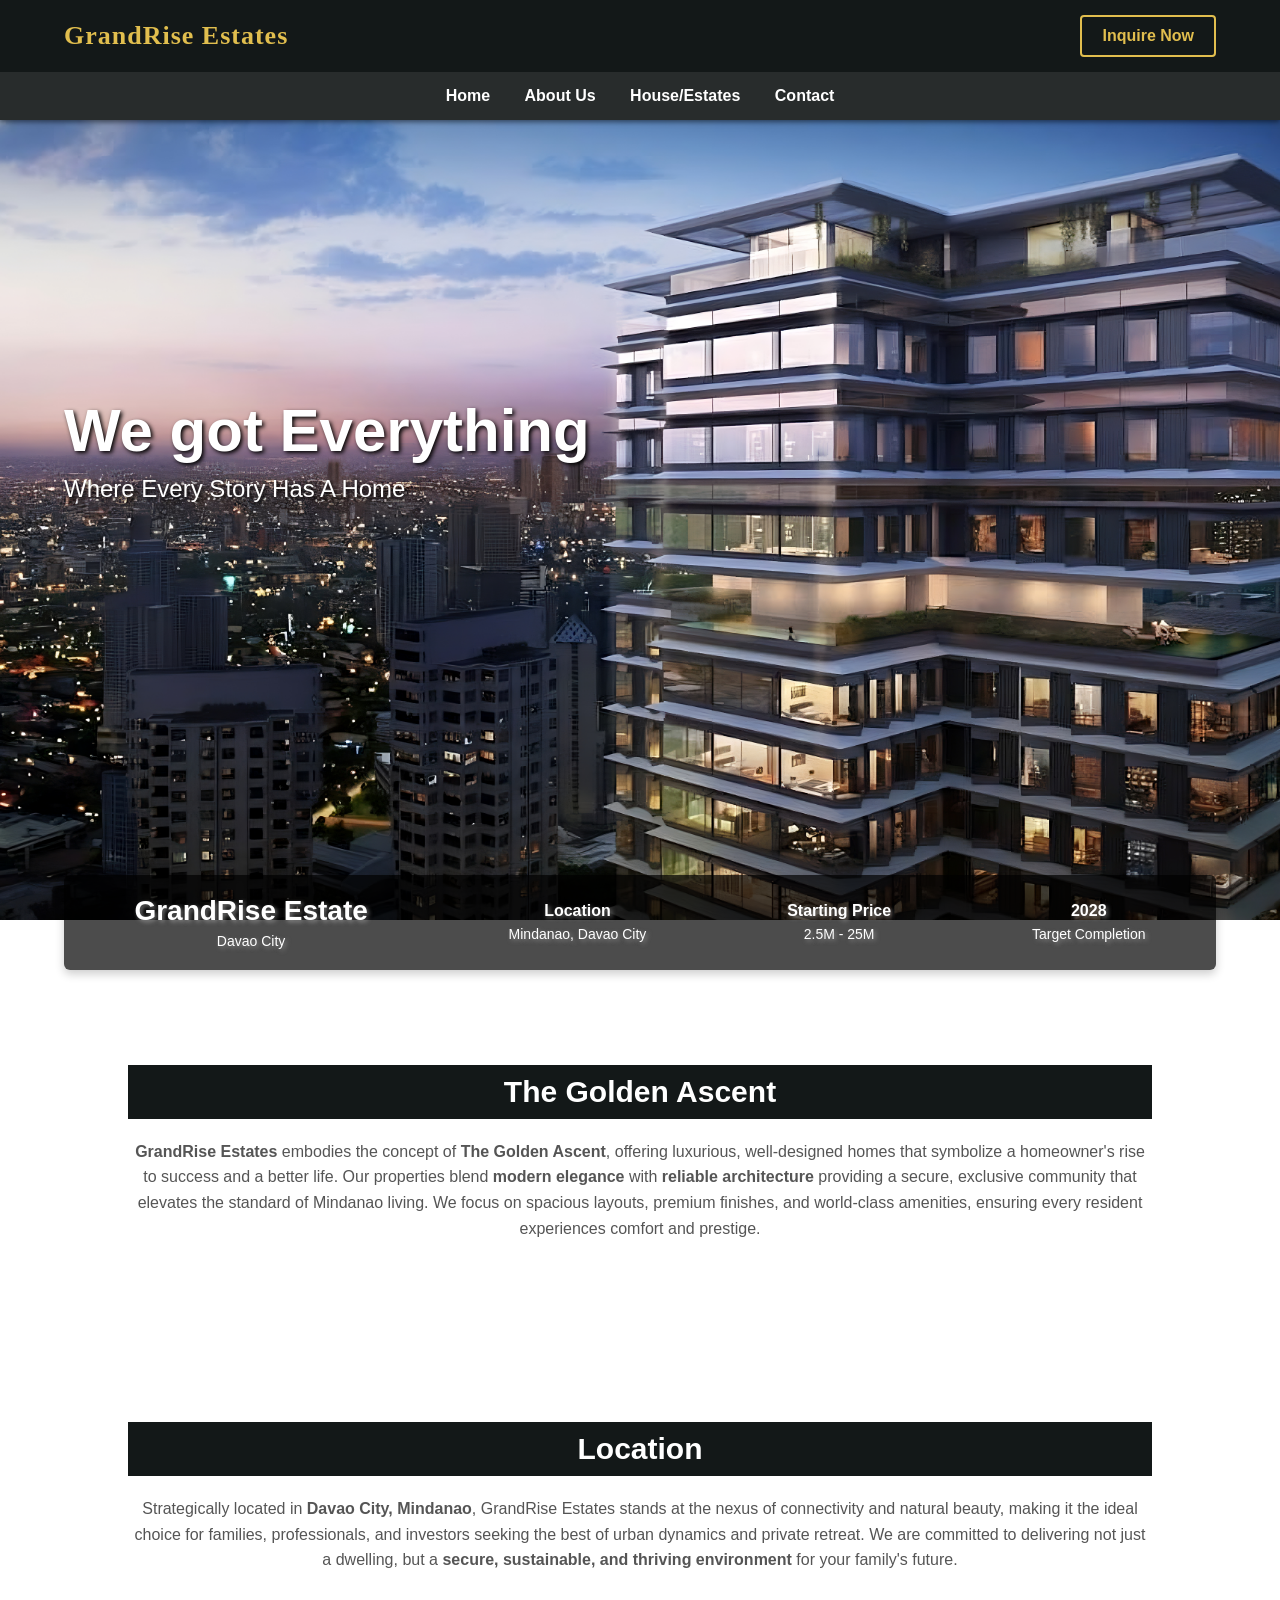
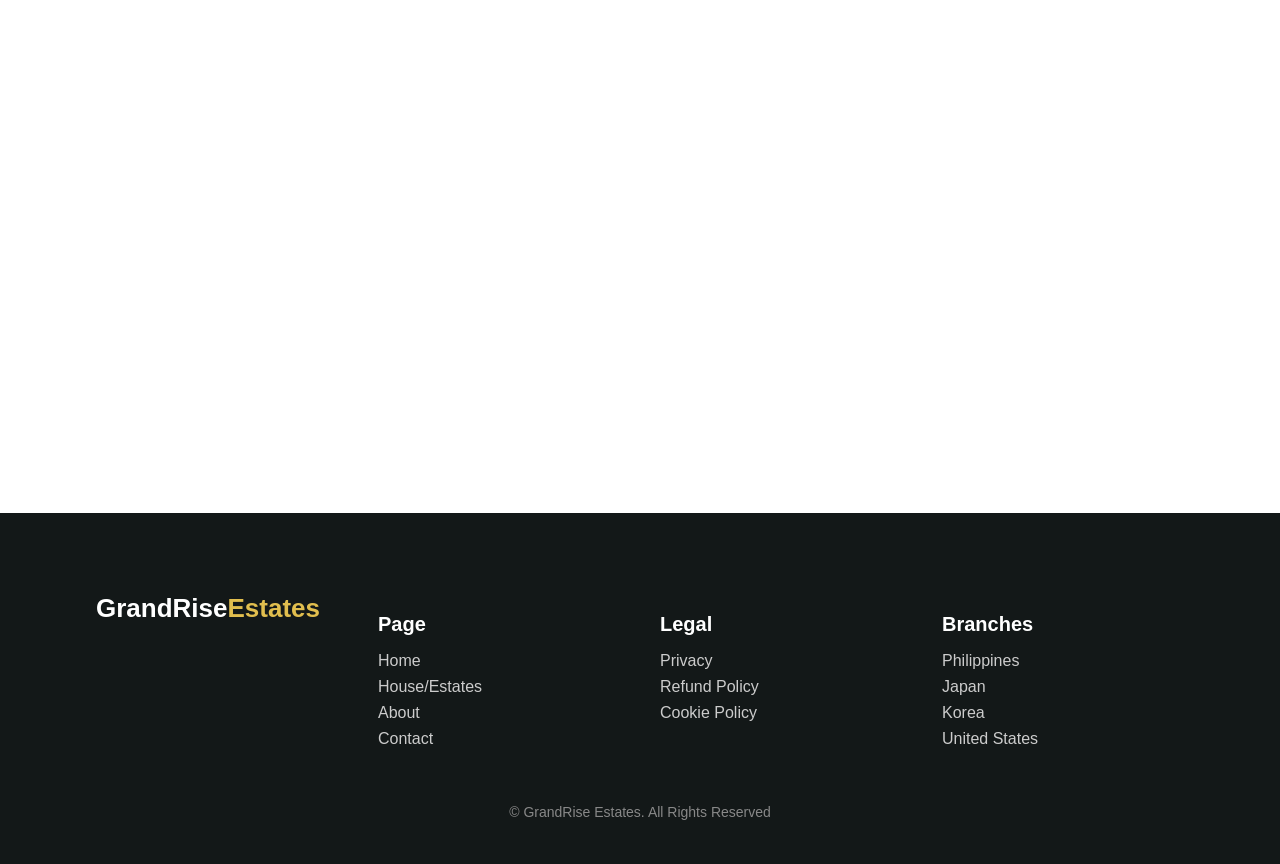
<file: Index.html>
<!DOCTYPE html>
<html lang="en">
<head>

    <meta charset="UTF-8">
    <meta name="viewport" content="width=device-width, initial-scale=1.0">
    <title>GrandRise Estates</title>
    <link rel="icon" href="GRElogo.ico" type="image/x-icon">
    <link rel="stylesheet" href="Index.css">
<body>

<div class="nav-wrapper">
    <header class="main-header">
        <div class="header-content">
            <div class="nav-logo">GrandRise Estates</div>
            <a href="contact.html" class="inquire-btn">Inquire Now</a>
        </div>
    </header>

    <nav class="main-navbar">
        <ul>
            <li><a href="home.html">Home</a></li>
            <li><a href="about.html">About Us</a></li>
            <li><a href="products.html">House/Estates</a></li>
            <li><a href="contact.html">Contact</a></li>
        </ul>
    </nav>
</div>

<div class="home">
    <div class="hero-content">
        <h1>We got Everything</h1>
        <h5>Where Every Story Has A Home</h5>
    </div>

   

    <div class="info-panel">
        <div class="info-item">
            <p><strong>GrandRise Estate</strong></p>
            <span>Davao City</span>
        </div>

        <div class="info-item">
            <pa><strong>Location</strong></p>
            <span>Mindanao, Davao City</span>
        </div>

        <div class="info-item">
            <pa><strong>Starting Price</strong></p>
            <span>2.5M - 25M</span>
        </div>

        <div class="info-item">
            <pa><strong>2028</strong></p>
            <span>Target Completion</span>
        </div>
    </div>
</div>

    <div class="content concept-section">
        <h2>The Golden Ascent</h2>
        <p><strong>GrandRise Estates</strong> embodies the concept of <strong>The Golden Ascent</strong>, offering luxurious, well-designed homes that symbolize a homeowner's rise to success and a better life. Our properties blend <strong>modern elegance</strong> with <strong>reliable architecture</strong> providing a secure, exclusive community that elevates the standard of Mindanao living. We focus on spacious layouts, premium finishes, and world-class amenities, ensuring every resident experiences comfort and prestige.</p>
    </div>
    
<div class="content location-section">
        <h2>Location</h2>
        <p>Strategically located in <strong>Davao City, Mindanao</strong>, GrandRise Estates stands at the nexus of connectivity and natural beauty, making it the ideal choice for families, professionals, and investors seeking the best of urban dynamics and private retreat.

We are committed to delivering not just a dwelling, but a <strong>secure, sustainable, and thriving environment</strong> for your family's future.</p>
        <iframe 
            src="https://www.google.com/maps/embed?pb=!1m18!1m12!1m3!1d1983.8247050309193!2d125.60831665809712!3d7.062086815340636!2m3!1f0!2f0!3f0!3m2!1i1024!2i768!4f13.1!3m3!1m2!1s0x32f96d0422c54f49%3A0x2863e46c986d38e6!2sDavao%20City%20Hall!5e0!3m2!1sen!2sph!4v1678881600000!5m2!1sen!2sph" 
            width="100%" 
            height="450" 
            style="border:0;" 
            allowfullscreen="" 
            loading="lazy" 
            referrerpolicy="no-referrer-when-downgrade">
        </iframe>
    </div>
</div>

<footer class="footer">
    <div class="footer-container">
        <div class="footer-col">
            <h2 class="logo">GrandRise<span>Estates</span></h2>
            <div class="social">
                <i class="fab fa-facebook-f"></i>
                <i class="fab fa-twitter"></i>
                <i class="fab fa-instagram"></i>
                <i class="fab fa-youtube"></i>
            </div>
        </div>
        <div class="footer-col">

            <h3>Page</h3>

            <ul>
                <li><a href="home.html">Home</a></li>
                <li><a href="products.html">House/Estates</a></li> <li><a href="about.html">About</a></li>
                <li><a href="contact.html">Contact</a></li>
            </ul>
        </div>
        <div class="footer-col">

            <h3>Legal</h3>

            <ul>
                <li><a href="#">Privacy</a></li>
                <li><a href="#">Refund Policy</a></li>
                <li><a href="#">Cookie Policy</a></li>
            </ul>
        </div>

        <div class="footer-col">
            <h3>Branches</h3>
            <ul>
                <li><a href="#">Philippines</a></li>
                <li><a href="#">Japan</a></li>
                <li><a href="#">Korea</a></li>
                <li><a href="#">United States</a></li>
            </ul>
        </div>
    </div>
    <p class="copyright">© GrandRise Estates. All Rights Reserved</p>
</footer>
</body>
</html>
</file>
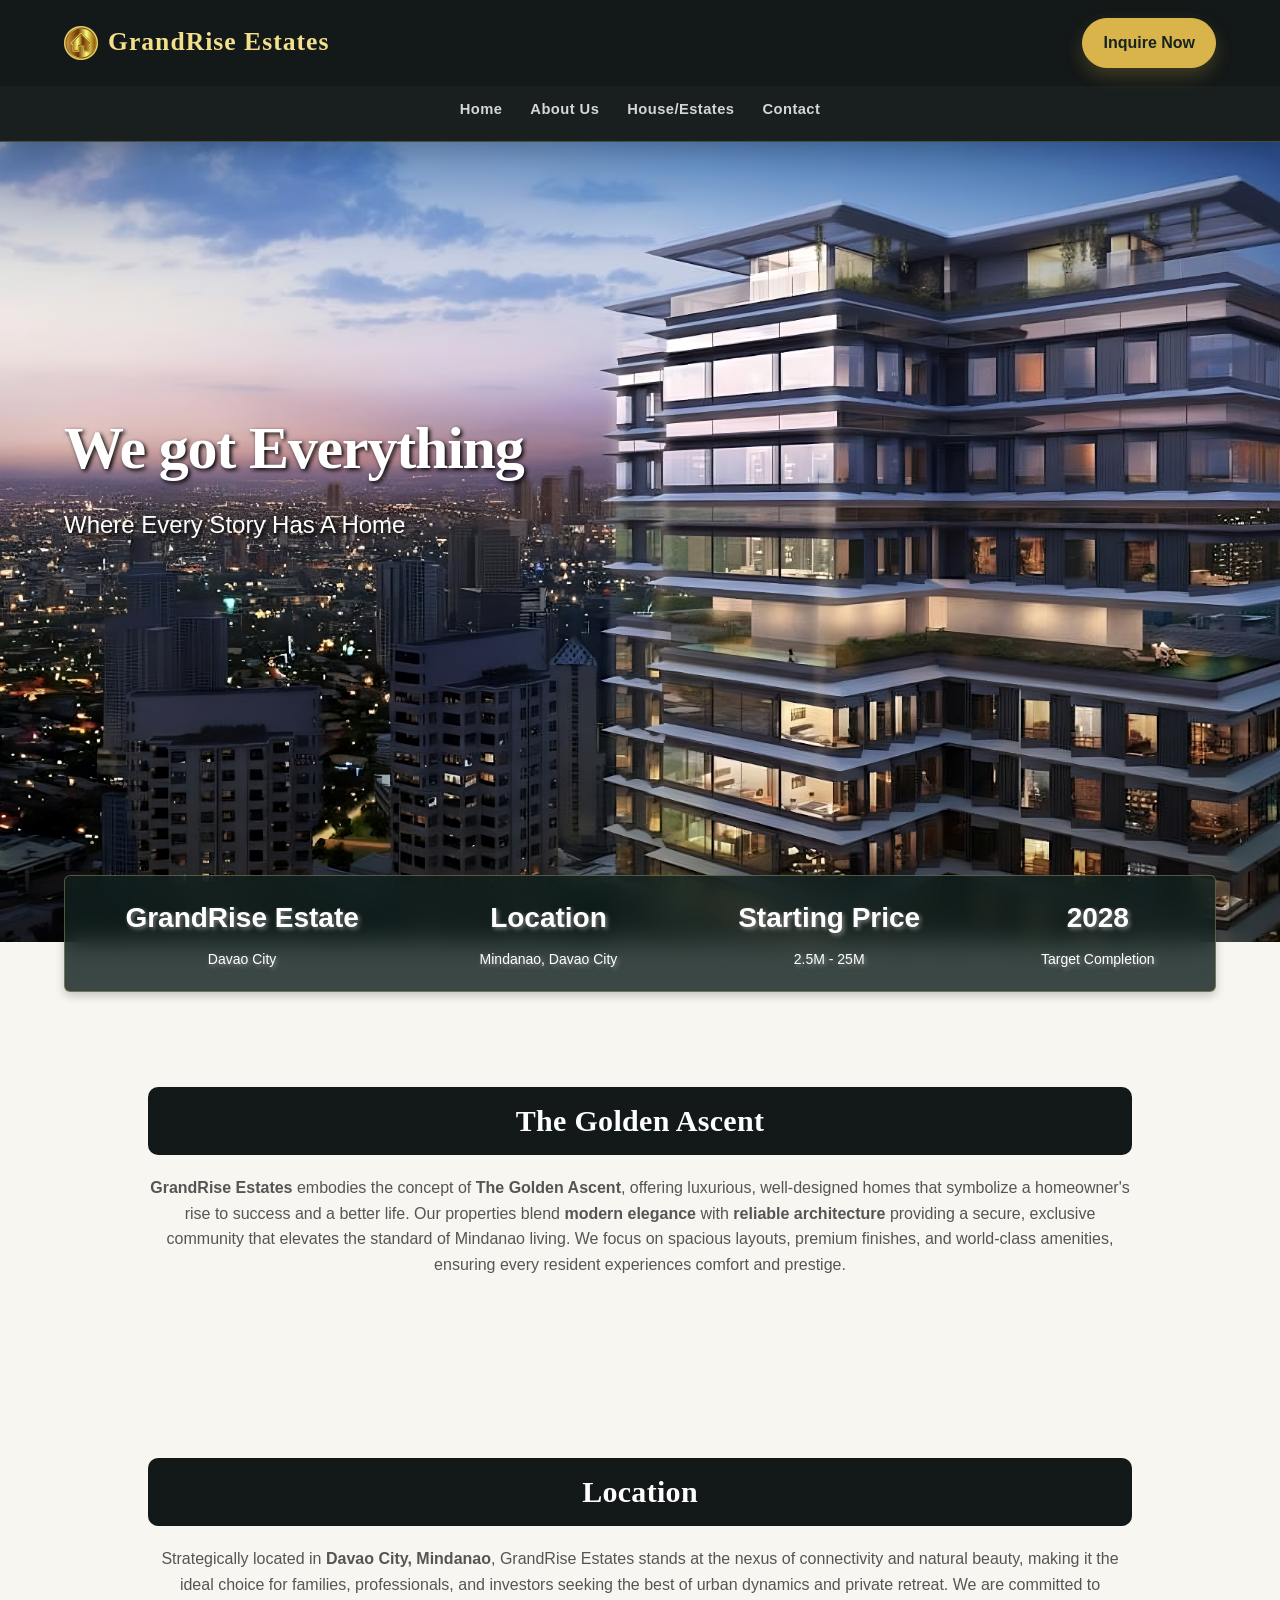
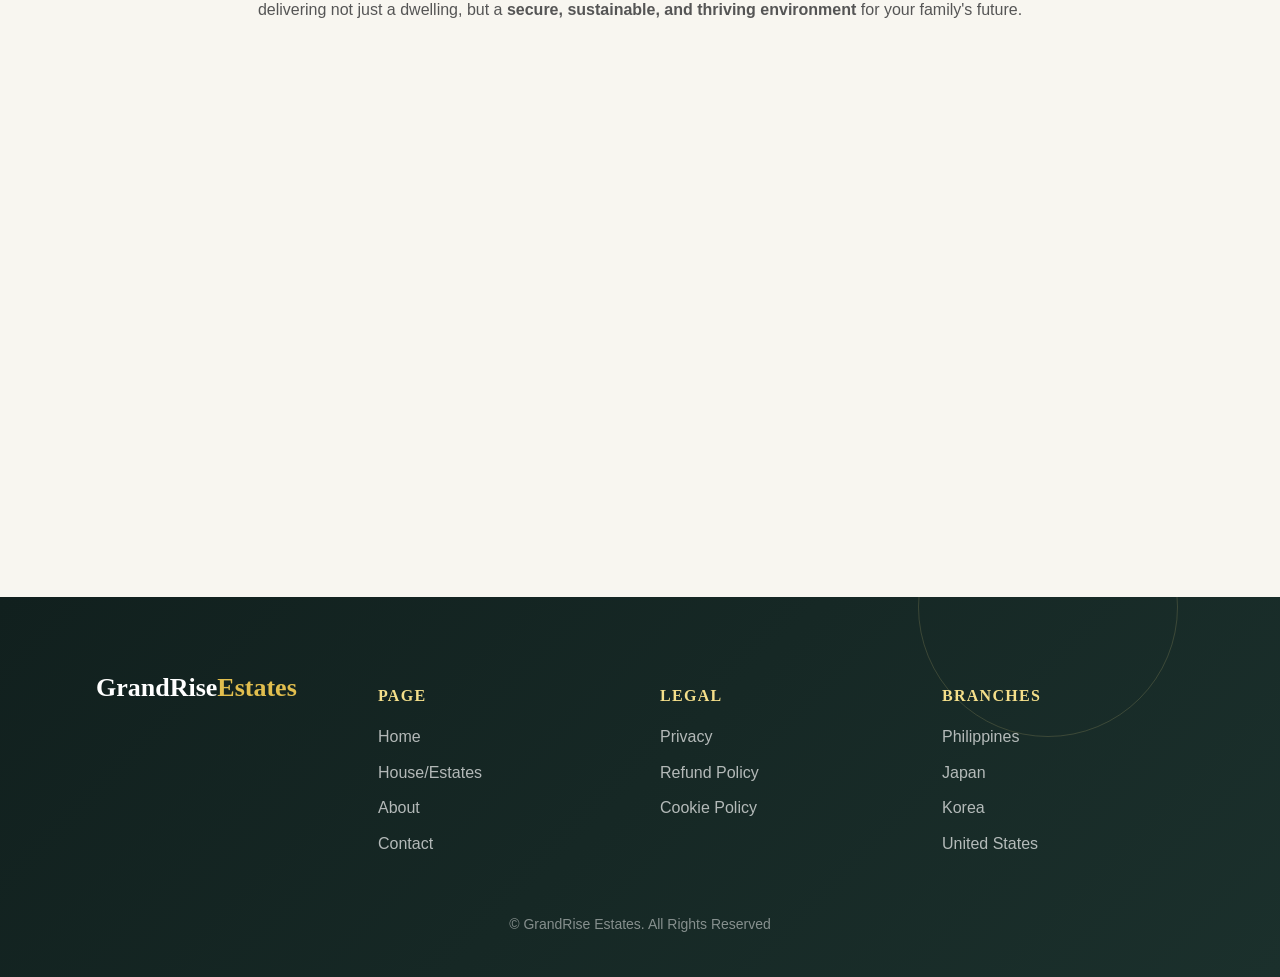
<file: index.html>
<!DOCTYPE html>
<html lang="en">
<head>

    <meta charset="UTF-8">
    <meta name="viewport" content="width=device-width, initial-scale=1.0">
    <title>GrandRise Estates</title>
    <link rel="icon" href="GRElogo.ico" type="image/x-icon">
    <link rel="stylesheet" href="Index.css">
    <link rel="stylesheet" href="site.css">
</head>
<body>

<div class="nav-wrapper">
    <header class="main-header">
        <div class="header-content">
            <a href="Index.html" class="nav-logo"><img src="GRElogo.ico" alt=""><span>GrandRise Estates</span></a>
            <a href="contact.html" class="inquire-btn">Inquire Now</a>
        </div>
    </header>

    <nav class="main-navbar">
        <ul>
            <li><a href="Index.html">Home</a></li>
            <li><a href="about.html">About Us</a></li>
            <li><a href="products.html">House/Estates</a></li>
            <li><a href="contact.html">Contact</a></li>
        </ul>
    </nav>
</div>

<div class="home">
    <div class="hero-content">
        <h1>We got Everything</h1>
        <h5>Where Every Story Has A Home</h5>
    </div>

   

    <div class="info-panel">
        <div class="info-item">
            <p><strong>GrandRise Estate</strong></p>
            <span>Davao City</span>
        </div>

        <div class="info-item">
            <p><strong>Location</strong></p>
            <span>Mindanao, Davao City</span>
        </div>

        <div class="info-item">
            <p><strong>Starting Price</strong></p>
            <span>2.5M - 25M</span>
        </div>

        <div class="info-item">
            <p><strong>2028</strong></p>
            <span>Target Completion</span>
        </div>
    </div>
</div>

    <div class="content concept-section">
        <h2>The Golden Ascent</h2>
        <p><strong>GrandRise Estates</strong> embodies the concept of <strong>The Golden Ascent</strong>, offering luxurious, well-designed homes that symbolize a homeowner's rise to success and a better life. Our properties blend <strong>modern elegance</strong> with <strong>reliable architecture</strong> providing a secure, exclusive community that elevates the standard of Mindanao living. We focus on spacious layouts, premium finishes, and world-class amenities, ensuring every resident experiences comfort and prestige.</p>
    </div>
    
<div class="content location-section">
        <h2>Location</h2>
        <p>Strategically located in <strong>Davao City, Mindanao</strong>, GrandRise Estates stands at the nexus of connectivity and natural beauty, making it the ideal choice for families, professionals, and investors seeking the best of urban dynamics and private retreat.

We are committed to delivering not just a dwelling, but a <strong>secure, sustainable, and thriving environment</strong> for your family's future.</p>
        <iframe 
            src="https://www.google.com/maps/embed?pb=!1m18!1m12!1m3!1d1983.8247050309193!2d125.60831665809712!3d7.062086815340636!2m3!1f0!2f0!3f0!3m2!1i1024!2i768!4f13.1!3m3!1m2!1s0x32f96d0422c54f49%3A0x2863e46c986d38e6!2sDavao%20City%20Hall!5e0!3m2!1sen!2sph!4v1678881600000!5m2!1sen!2sph" 
            width="100%" 
            height="450" 
            style="border:0;" 
            allowfullscreen="" 
            loading="lazy" 
            referrerpolicy="no-referrer-when-downgrade">
        </iframe>
    </div>
</div>

<footer class="footer">
    <div class="footer-container">
        <div class="footer-col">
            <h2 class="logo">GrandRise<span>Estates</span></h2>
            <div class="social">
                <i class="fab fa-facebook-f"></i>
                <i class="fab fa-twitter"></i>
                <i class="fab fa-instagram"></i>
                <i class="fab fa-youtube"></i>
            </div>
        </div>
        <div class="footer-col">

            <h3>Page</h3>

            <ul>
                <li><a href="Index.html">Home</a></li>
                <li><a href="products.html">House/Estates</a></li> <li><a href="about.html">About</a></li>
                <li><a href="contact.html">Contact</a></li>
            </ul>
        </div>
        <div class="footer-col">

            <h3>Legal</h3>

            <ul>
                <li><a href="legal.html">Privacy</a></li>
                <li><a href="legal.html">Refund Policy</a></li>
                <li><a href="legal.html">Cookie Policy</a></li>
            </ul>
        </div>

        <div class="footer-col">
            <h3>Branches</h3>
            <ul>
                <li><a href="branches.html">Philippines</a></li>
                <li><a href="branches.html">Japan</a></li>
                <li><a href="branches.html">Korea</a></li>
                <li><a href="branches.html">United States</a></li>
            </ul>
        </div>
    </div>
    <p class="copyright">© GrandRise Estates. All Rights Reserved</p>
</footer>
</body>
</html>
</file>
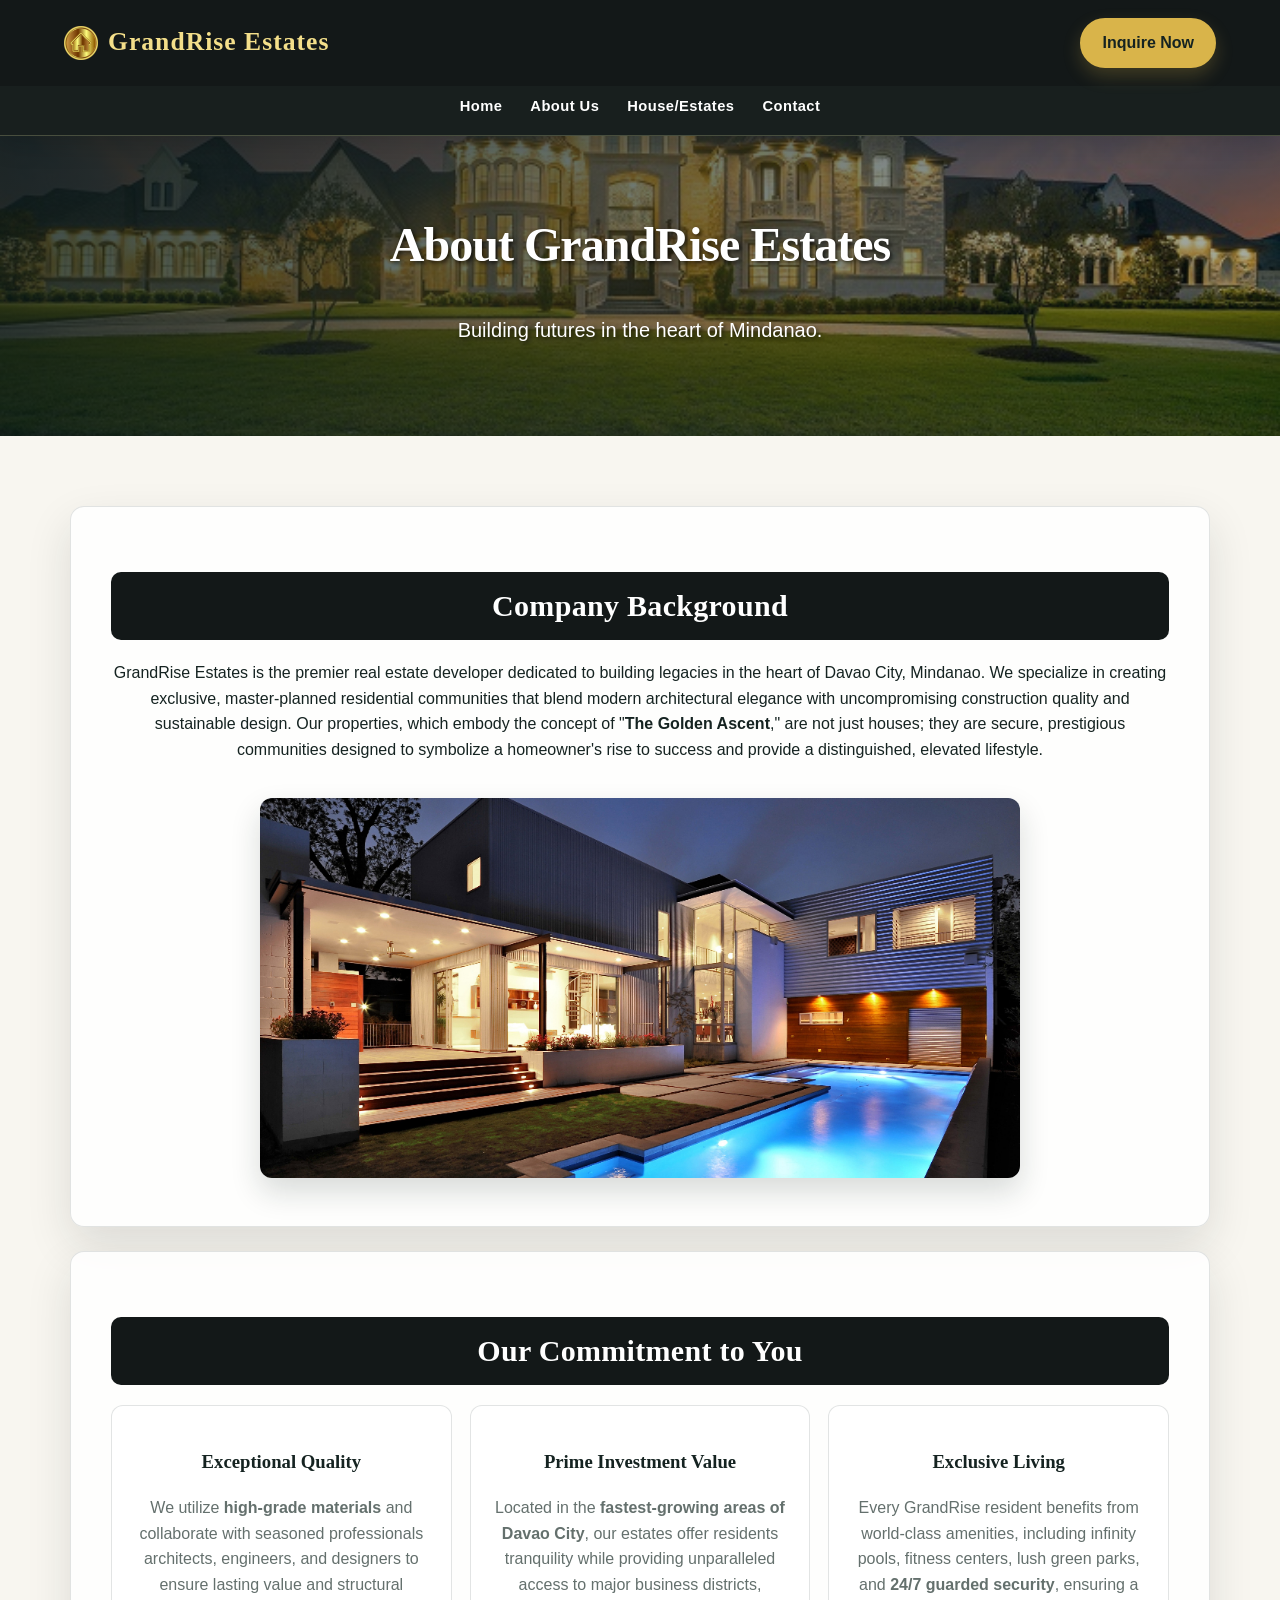
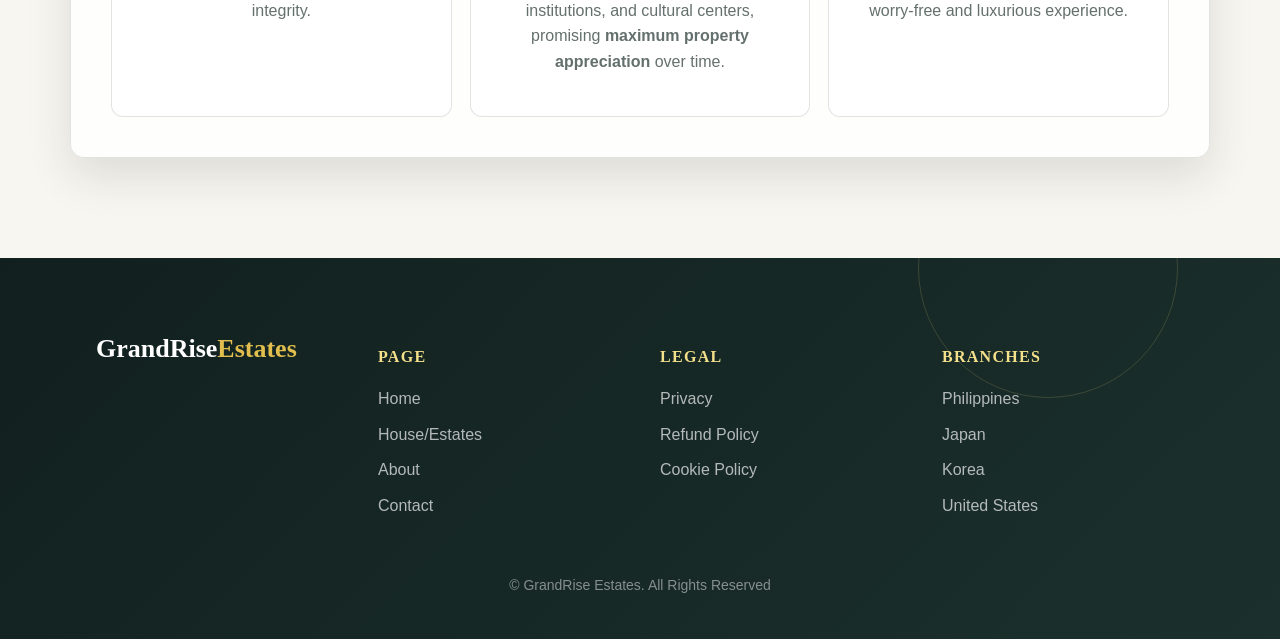
<file: about.html>
<!doctype html>
<html lang="en">
  <head>
    <meta charset="UTF-8" />
    <meta name="viewport" content="width=device-width, initial-scale=1.0" />
    <title>About Us - GrandRise Estates</title>
    <link rel="icon" href="GRElogo.ico" type="image/x-icon" />
    <link rel="stylesheet" href="about.css" />
    <link rel="stylesheet" href="site.css" />
  </head>
  <body>
    <div class="nav-wrapper">
      <header class="main-header">
        <div class="header-content">
          <a href="Index.html" class="nav-logo"><img src="GRElogo.ico" alt=""><span>GrandRise Estates</span></a>
          <a href="contact.html" class="inquire-btn">Inquire Now</a>
        </div>
      </header>

      <nav class="main-navbar">
        <ul>
          <li><a href="Index.html">Home</a></li>
          <li><a href="about.html">About Us</a></li>
          <li><a href="products.html">House/Estates</a></li>
          <li><a href="contact.html">Contact</a></li>
        </ul>
      </nav>
    </div>

    <div class="about-hero">
      <h1>About GrandRise Estates</h1>
      <p>Building futures in the heart of Mindanao.</p>
    </div>

    <div class="content">
      <div class="background-section 1000px x 500px">
        <h2>Company Background</h2>
        <p>
          GrandRise Estates is the premier real estate developer dedicated to
          building legacies in the heart of Davao City, Mindanao. We specialize
          in creating exclusive, master-planned residential communities that
          blend modern architectural elegance with uncompromising construction
          quality and sustainable design. Our properties, which embody the
          concept of "<strong>The Golden Ascent</strong>," are not just houses;
          they are secure, prestigious communities designed to symbolize a
          homeowner's rise to success and provide a distinguished, elevated
          lifestyle.
        </p>

        <img src="Images/house%204.png" alt="GrandRise Estates Building" />
      </div>

      <div class="values-section">
        <h2>Our Commitment to You</h2>
        <div class="values-grid">
          <div class="value-card">
            <i class="fas fa-handshake"></i>
            <h3>Exceptional Quality</h3>
            <p>
              We utilize <strong>high-grade materials</strong> and collaborate
              with seasoned professionals architects, engineers, and designers
              to ensure lasting value and structural integrity.
            </p>
          </div>
          <div class="value-card">
            <i class="fas fa-gem"></i>
            <h3>Prime Investment Value</h3>
            <p>
              Located in the
              <strong>fastest-growing areas of Davao City</strong>, our estates
              offer residents tranquility while providing unparalleled access to
              major business districts, institutions, and cultural centers,
              promising <strong>maximum property appreciation</strong> over
              time.
            </p>
          </div>
          <div class="value-card">
            <i class="fas fa-lightbulb"></i>
            <h3>Exclusive Living</h3>
            <p>
              Every GrandRise resident benefits from world-class amenities,
              including infinity pools, fitness centers, lush green parks, and
              <strong>24/7 guarded security</strong>, ensuring a worry-free and
              luxurious experience.
            </p>
          </div>
        </div>
      </div>
    </div>
    <footer class="footer">
      <div class="footer-container">
        <div class="footer-col">
          <h2 class="logo">GrandRise<span>Estates</span></h2>
          <div class="social">
            <i class="fab fa-facebook-f"></i>
            <i class="fab fa-twitter"></i>
            <i class="fab fa-instsagram"></i>
            <i class="fab fa-youtube"></i>
          </div>
        </div>
        <div class="footer-col">
          <h3>Page</h3>
          <ul>
            <li><a href="Index.html">Home</a></li>
            <li><a href="products.html">House/Estates</a></li>
            <li><a href="about.html">About</a></li>
            <li><a href="contact.html">Contact</a></li>
          </ul>
        </div>
        <div class="footer-col">
          <h3>Legal</h3>
          <ul>
            <li><a href="legal.html">Privacy</a></li>
            <li><a href="legal.html">Refund Policy</a></li>
            <li><a href="legal.html">Cookie Policy</a></li>
          </ul>
        </div>
        <div class="footer-col">
          <h3>Branches</h3>
          <ul>
            <li><a href="branches.html">Philippines</a></li>
            <li><a href="branches.html">Japan</a></li>
            <li><a href="branches.html">Korea</a></li>
            <li><a href="branches.html">United States</a></li>
          </ul>
        </div>
      </div>
      <p class="copyright">© GrandRise Estates. All Rights Reserved</p>
    </footer>
  </body>
</html>
</file>
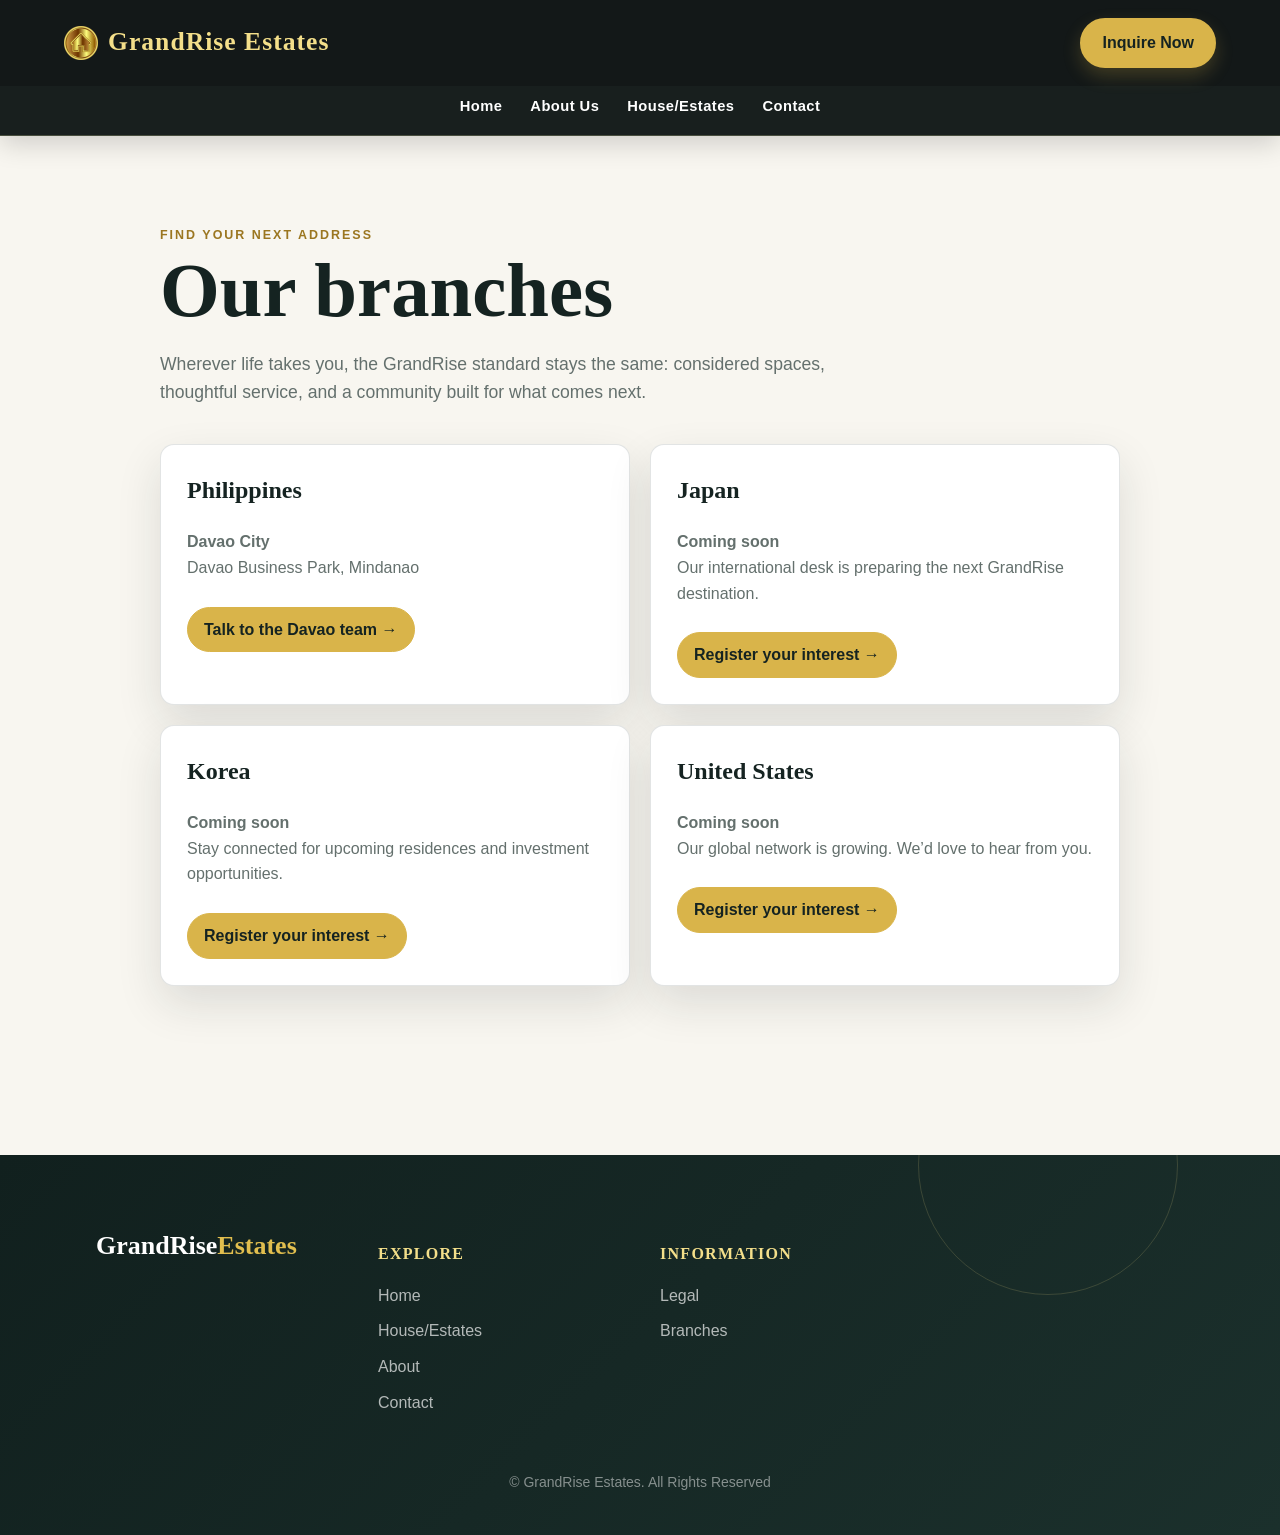
<file: branches.html>
<!DOCTYPE html>
<html lang="en">
<head>
    <meta charset="UTF-8">
    <meta name="viewport" content="width=device-width, initial-scale=1.0">
    <title>Branches | GrandRise Estates</title>
    <link rel="icon" href="GRElogo.ico" type="image/x-icon">
    <link rel="stylesheet" href="about.css">
    <link rel="stylesheet" href="site.css">
</head>
<body>
    <div class="nav-wrapper">
        <header class="main-header"><div class="header-content"><a href="Index.html" class="nav-logo"><img src="GRElogo.ico" alt=""><span>GrandRise Estates</span></a><a href="contact.html" class="inquire-btn">Inquire Now</a></div></header>
        <nav class="main-navbar"><ul><li><a href="Index.html">Home</a></li><li><a href="about.html">About Us</a></li><li><a href="products.html">House/Estates</a></li><li><a href="contact.html">Contact</a></li></ul></nav>
    </div>
    <main class="site-page"><div class="site-page__inner">
        <div class="site-page__eyebrow">Find your next address</div>
        <h1>Our branches</h1>
        <p class="site-page__intro">Wherever life takes you, the GrandRise standard stays the same: considered spaces, thoughtful service, and a community built for what comes next.</p>
        <div class="site-card-grid">
            <article class="site-card"><h2>Philippines</h2><p><strong>Davao City</strong><br>Davao Business Park, Mindanao</p><a href="contact.html">Talk to the Davao team &rarr;</a></article>
            <article class="site-card"><h2>Japan</h2><p><strong>Coming soon</strong><br>Our international desk is preparing the next GrandRise destination.</p><a href="contact.html">Register your interest &rarr;</a></article>
            <article class="site-card"><h2>Korea</h2><p><strong>Coming soon</strong><br>Stay connected for upcoming residences and investment opportunities.</p><a href="contact.html">Register your interest &rarr;</a></article>
            <article class="site-card"><h2>United States</h2><p><strong>Coming soon</strong><br>Our global network is growing. We&rsquo;d love to hear from you.</p><a href="contact.html">Register your interest &rarr;</a></article>
        </div>
    </div></main>
    <footer class="footer"><div class="footer-container"><div class="footer-col"><h2 class="logo">GrandRise<span>Estates</span></h2></div><div class="footer-col"><h3>Explore</h3><ul><li><a href="Index.html">Home</a></li><li><a href="products.html">House/Estates</a></li><li><a href="about.html">About</a></li><li><a href="contact.html">Contact</a></li></ul></div><div class="footer-col"><h3>Information</h3><ul><li><a href="legal.html">Legal</a></li><li><a href="branches.html">Branches</a></li></ul></div></div><p class="copyright">© GrandRise Estates. All Rights Reserved</p></footer>
</body>
</html>
</file>
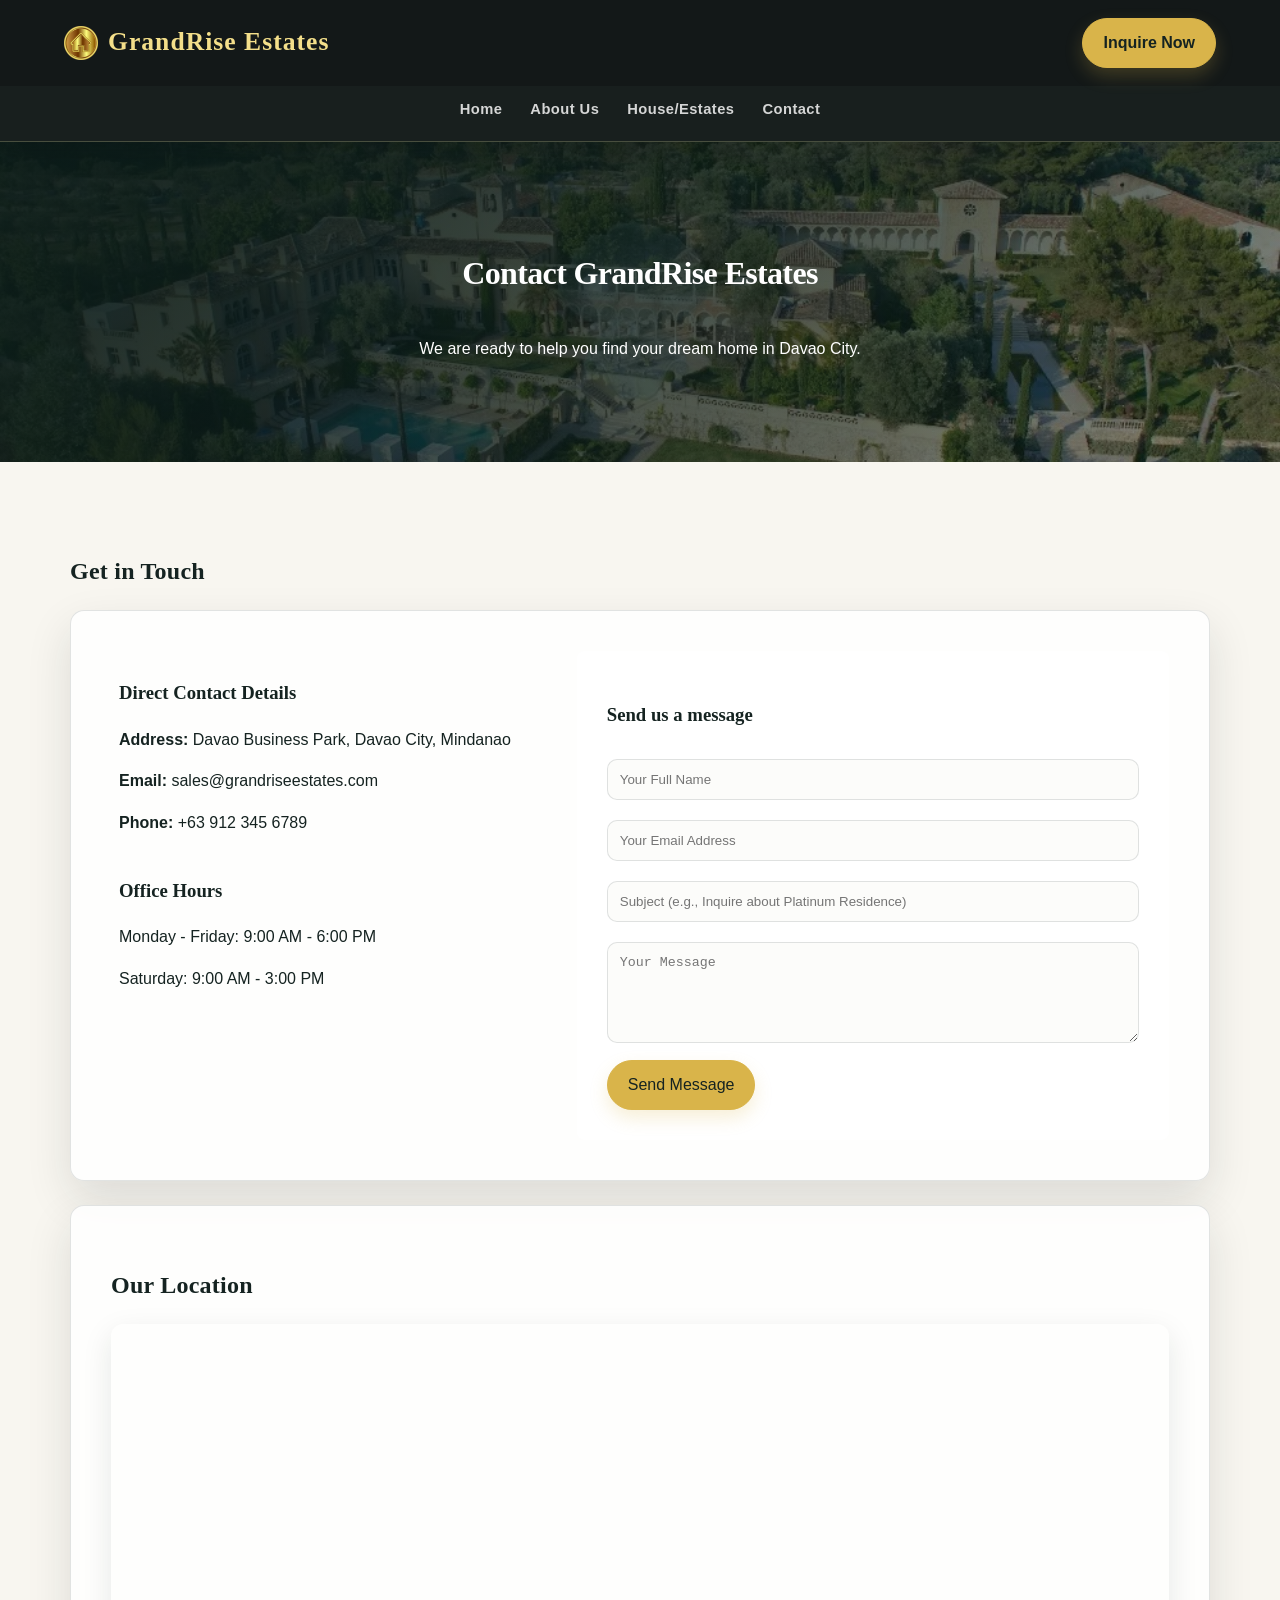
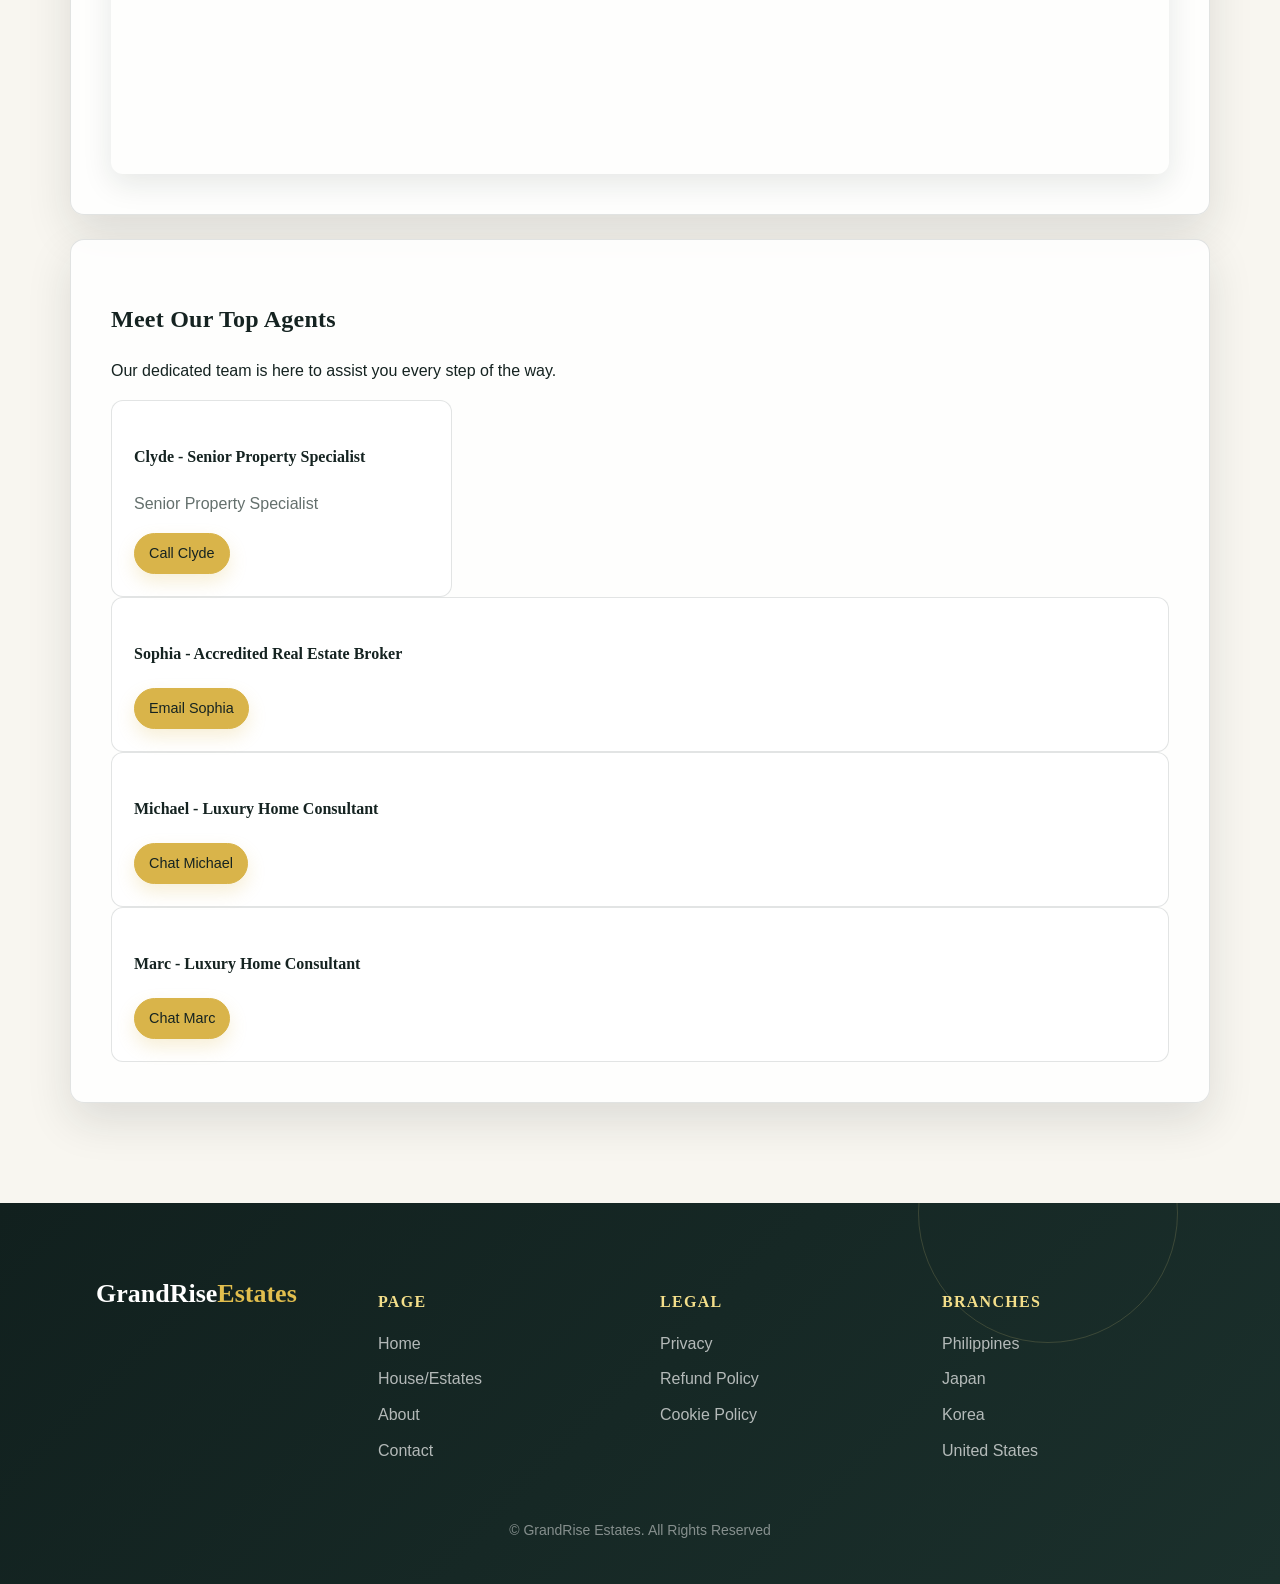
<file: contact.html>
<!DOCTYPE html>
<html lang="en">
<head>
    <meta charset="UTF-8">
    <meta name="viewport" content="width=device-width, initial-scale=1.0">
    <title>Contact Us - GrandRise Estates</title>
    <link rel="icon" href="GRElogo.ico" type="image/x-icon">
    <link rel="stylesheet" href="contact.css">
    <link rel="stylesheet" href="site.css">
    <script src="contact.js" defer></script>
</head>
<body>

<div class="nav-wrapper">
    <header class="main-header">
        <div class="header-content">
            <a href="Index.html" class="nav-logo"><img src="GRElogo.ico" alt=""><span>GrandRise Estates</span></a>
            <a href="contact.html" class="inquire-btn">Inquire Now</a>
        </div>
    </header>

    <nav class="main-navbar">
        <ul>
            <li><a href="Index.html">Home</a></li>
            <li><a href="about.html">About Us</a></li>
            <li><a href="products.html">House/Estates</a></li> <li><a href="contact.html">Contact</a></li>
        </ul>
    </nav>
</div>

<div class="contact-hero">
    <h1>Contact GrandRise Estates</h1>
    <p>We are ready to help you find your dream home in Davao City.</p>
</div>

<div class="content">
    <h2>Get in Touch</h2>

    <div class="contact-container">
        <div class="contact-info">
            <h3>Direct Contact Details</h3>
            <p><i class="fas fa-map-marker-alt"></i> <strong>Address:</strong> Davao Business Park, Davao City, Mindanao</p>
            <p><i class="fas fa-envelope"></i> <strong>Email:</strong> sales@grandriseestates.com</p>
            <p><i class="fas fa-phone"></i> <strong>Phone:</strong> +63 912 345 6789</p>

            <h3 style="margin-top: 40px;">Office Hours</h3>
            <p><i class="fas fa-clock"></i> Monday - Friday: 9:00 AM - 6:00 PM</p>
            <p><i class="fas fa-clock"></i> Saturday: 9:00 AM - 3:00 PM</p>
        </div>

        <form action="#" method="post">
            <h3>Send us a message</h3>
            <input type="text" placeholder="Your Full Name" required>
            <input type="email" placeholder="Your Email Address" required>
            <input type="text" placeholder="Subject (e.g., Inquire about Platinum Residence)">
            <textarea rows="5" placeholder="Your Message"></textarea>
            <button type="submit">Send Message</button>
        </form>
    </div>

    <div class="map-section">
        <h2>Our Location</h2>
        <div class="google-map-placeholder">
            <iframe 
                src="https://www.google.com/maps/embed?pb=!1m18!1m12!1m3!1d1983.8247050309193!2d125.60831665809712!3d7.062086815340636!2m3!1f0!2f0!3f0!3m2!1i1024!2i768!4f13.1!3m3!1m2!1s0x32f96d0422c54f49%3A0x2863e46c986d38e6!2sDavao%20City%20Hall!5e0!3m2!1sen!2sph!4v1678881600000!5m2!1sen!2sph" 
                width="100%" 
                height="450" 
                style="border:0;" 
                allowfullscreen="" 
                loading="lazy" 
                referrerpolicy="no-referrer-when-downgrade">
            </iframe>
        </div>
    </div>
    <div class="agents-section">
        <h2>Meet Our Top Agents</h2>
        <p>Our dedicated team is here to assist you every step of the way.</p>
        <div class="agents-grid">
            
            <div class="agent-card">
                <h4><strong>Clyde</strong> - Senior Property Specialist</h4>
                <p>Senior Property Specialist</p>
                <a href="tel:+639170001111"><i class="fas fa-phone"></i> Call Clyde</a>
            </div>
            </div>

            <div class="agent-card">
                <h4><strong>Sophia</strong> - Accredited Real Estate Broker</h4>
                <a href="mailto:Sophia@grandrise.com"><i class="fas fa-envelope"></i> Email Sophia</a>
            </div>

            <div class="agent-card">
                <h4><strong>Michael</strong> - Luxury Home Consultant</h4>
                <a href="https://wa.me/639172223333" target="_blank"><i class="fab fa-whatsapp"></i> Chat Michael</a>
            </div>

            <div class="agent-card">
                <h4><strong>Marc</strong> - Luxury Home Consultant</h4>
                <a href="https://wa.me/639172223345" target="_blank"><i class="fab fa-whatsapp"></i> Chat Marc</a>
            </div>
            
        </div>
    </div>
    </div>

<footer class="footer">
    <div class="footer-container">

        <div class="footer-col">
            <h2 class="logo">GrandRise<span>Estates</span></h2>
            <div class="social">
                <i class="fab fa-facebook-f"></i>
                <i class="fab fa-twitter"></i>
                <i class="fab fa-instagram"></i>
                <i class="fab fa-youtube"></i>
            </div>
        </div>

        <div class="footer-col">
            <h3>Page</h3>
            <ul>
                <li><a href="Index.html">Home</a></li>
                <li><a href="products.html">House/Estates</a></li> <li><a href="about.html">About</a></li>
                <li><a href="contact.html">Contact</a></li>
            </ul>
        </div>

        <div class="footer-col">
            <h3>Legal</h3>
            <ul>
                <li><a href="legal.html">Privacy</a></li>
                <li><a href="legal.html">Refund Policy</a></li>
                <li><a href="legal.html">Cookie Policy</a></li>
            </ul>
        </div>

        <div class="footer-col">
            <h3>Branches</h3>
            <ul>
                <li><a href="branches.html">Philippines</a></li>
                <li><a href="branches.html">Japan</a></li>
                <li><a href="branches.html">Korea</a></li>
                <li><a href="branches.html">United States</a></li>
            </ul>
        </div>

    </div>

    <p class="copyright">© GrandRise Estates. All Rights Reserved</p>
</footer>

</body>
</html>
</file>
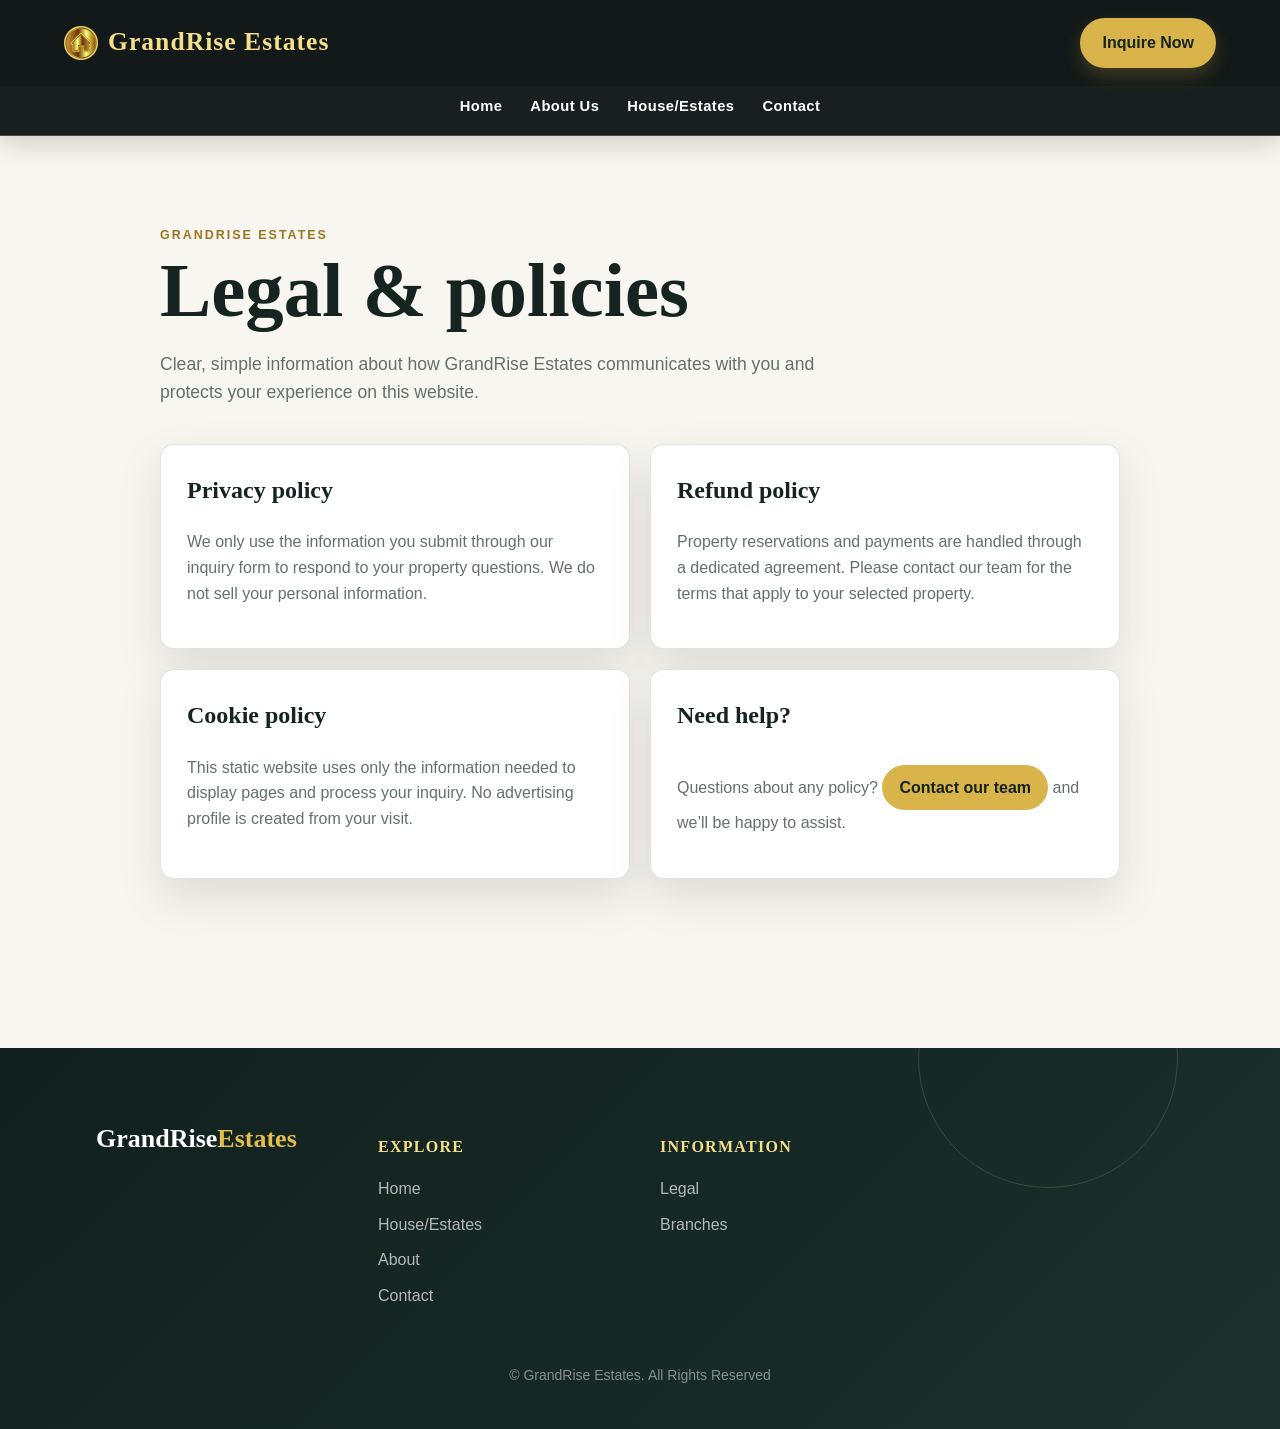
<file: legal.html>
<!DOCTYPE html>
<html lang="en">
<head>
    <meta charset="UTF-8">
    <meta name="viewport" content="width=device-width, initial-scale=1.0">
    <title>Legal | GrandRise Estates</title>
    <link rel="icon" href="GRElogo.ico" type="image/x-icon">
    <link rel="stylesheet" href="about.css">
    <link rel="stylesheet" href="site.css">
</head>
<body>
    <div class="nav-wrapper">
        <header class="main-header"><div class="header-content"><a href="Index.html" class="nav-logo"><img src="GRElogo.ico" alt=""><span>GrandRise Estates</span></a><a href="contact.html" class="inquire-btn">Inquire Now</a></div></header>
        <nav class="main-navbar"><ul><li><a href="Index.html">Home</a></li><li><a href="about.html">About Us</a></li><li><a href="products.html">House/Estates</a></li><li><a href="contact.html">Contact</a></li></ul></nav>
    </div>
    <main class="site-page"><div class="site-page__inner">
        <div class="site-page__eyebrow">GrandRise Estates</div>
        <h1>Legal &amp; policies</h1>
        <p class="site-page__intro">Clear, simple information about how GrandRise Estates communicates with you and protects your experience on this website.</p>
        <div class="site-card-grid">
            <article class="site-card"><h2>Privacy policy</h2><p>We only use the information you submit through our inquiry form to respond to your property questions. We do not sell your personal information.</p></article>
            <article class="site-card"><h2>Refund policy</h2><p>Property reservations and payments are handled through a dedicated agreement. Please contact our team for the terms that apply to your selected property.</p></article>
            <article class="site-card"><h2>Cookie policy</h2><p>This static website uses only the information needed to display pages and process your inquiry. No advertising profile is created from your visit.</p></article>
            <article class="site-card"><h2>Need help?</h2><p>Questions about any policy? <a href="contact.html">Contact our team</a> and we&rsquo;ll be happy to assist.</p></article>
        </div>
    </div></main>
    <footer class="footer"><div class="footer-container"><div class="footer-col"><h2 class="logo">GrandRise<span>Estates</span></h2></div><div class="footer-col"><h3>Explore</h3><ul><li><a href="Index.html">Home</a></li><li><a href="products.html">House/Estates</a></li><li><a href="about.html">About</a></li><li><a href="contact.html">Contact</a></li></ul></div><div class="footer-col"><h3>Information</h3><ul><li><a href="legal.html">Legal</a></li><li><a href="branches.html">Branches</a></li></ul></div></div><p class="copyright">© GrandRise Estates. All Rights Reserved</p></footer>
</body>
</html>
</file>
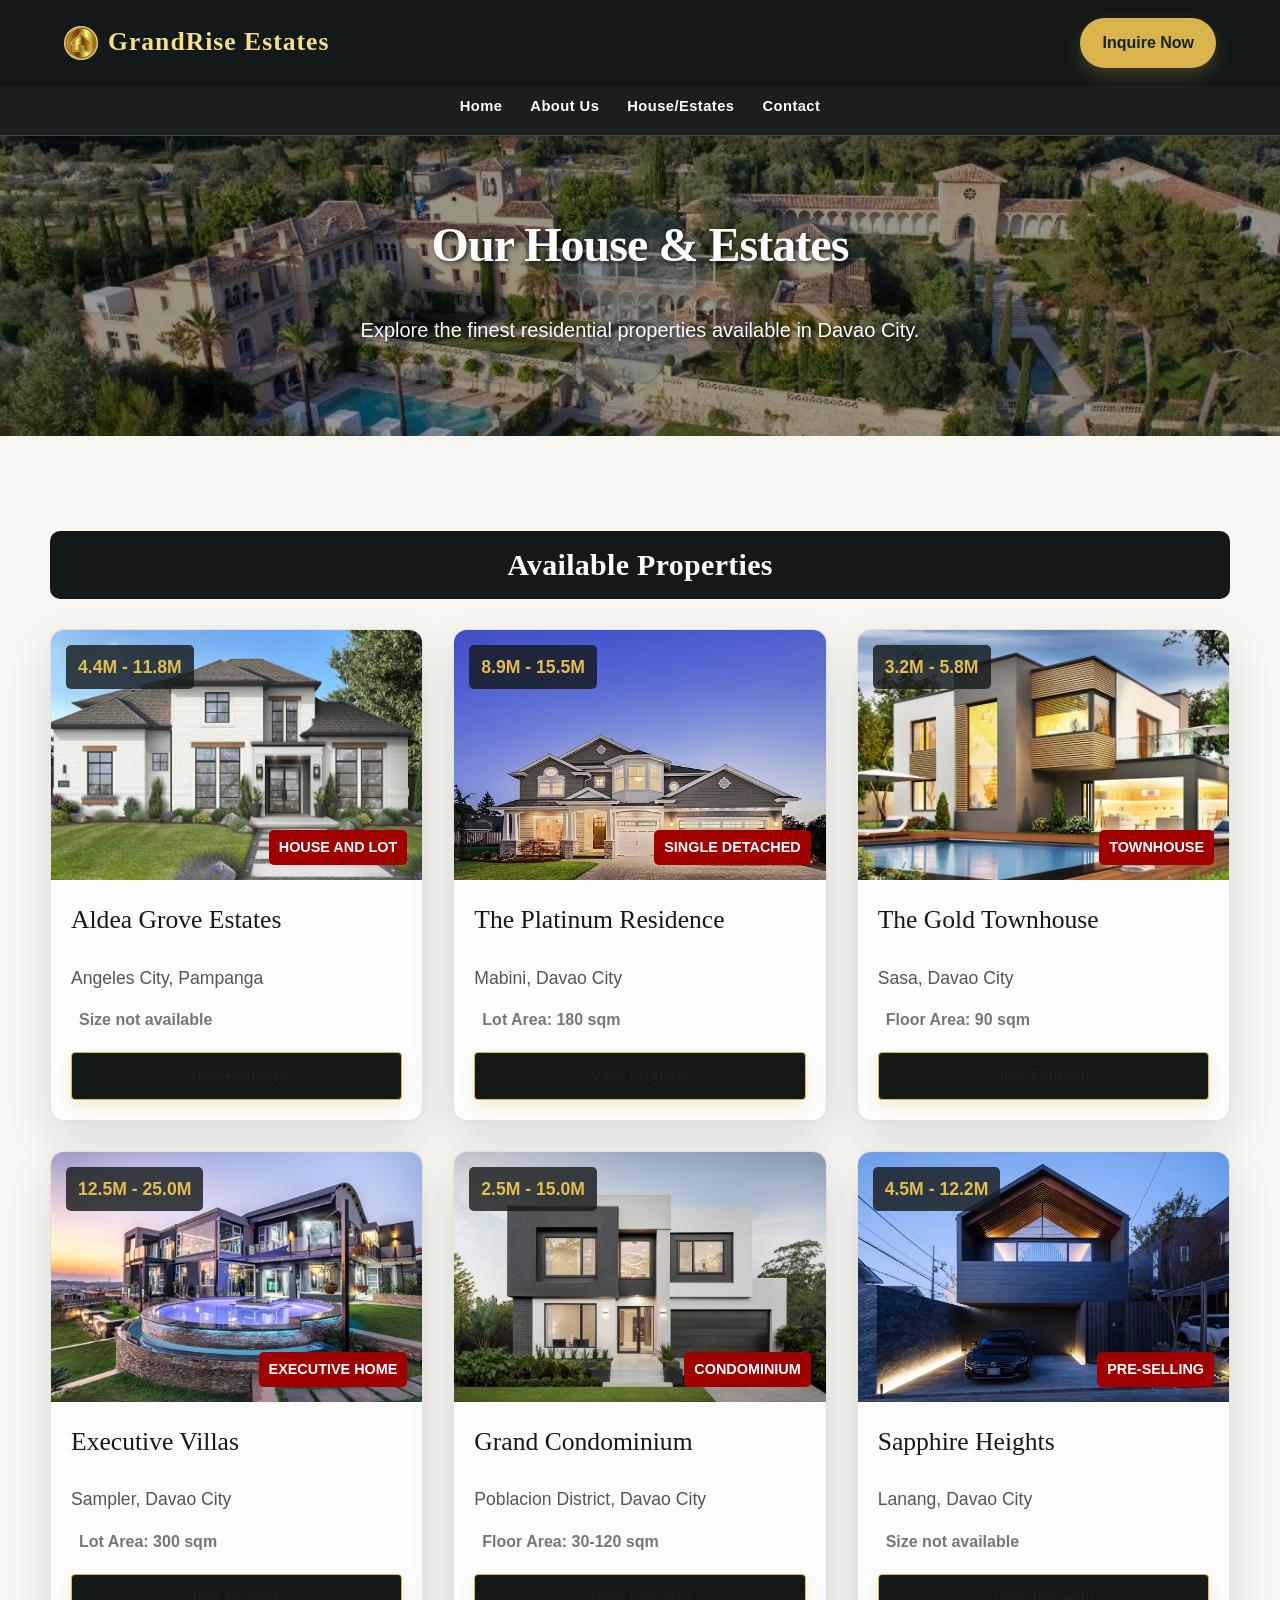
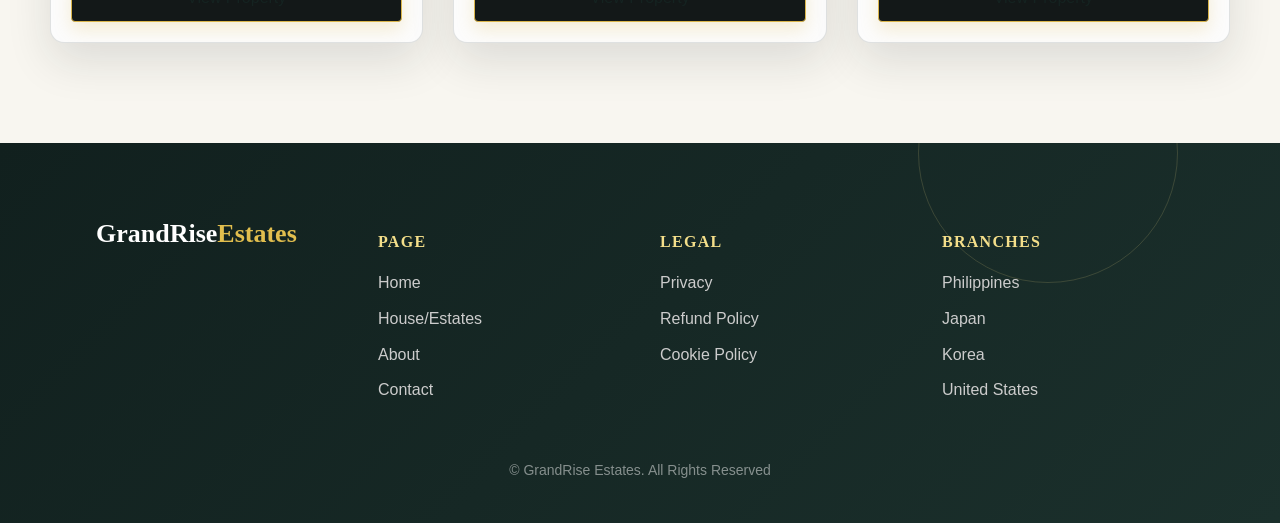
<file: products.html>
<!DOCTYPE html>
<html lang="en">
<head>
    <meta charset="UTF-8">
    <meta name="viewport" content="width=device-width, initial-scale=1.0">
    <title>House & Estates - GrandRise Estates</title>
    <link rel="icon" href="GRElogo.ico" type="image/x-icon"> 
    <link rel="stylesheet" href="products.css">
    <link rel="stylesheet" href="site.css">
</head>
<body>

<div class="nav-wrapper">
    <header class="main-header">
        <div class="header-content">
            <a href="Index.html" class="nav-logo"><img src="GRElogo.ico" alt=""><span>GrandRise Estates</span></a>
            <a href="contact.html" class="inquire-btn">Inquire Now</a>
        </div>
    </header>

    <nav class="main-navbar">
        <ul>
            <li><a href="Index.html">Home</a></li>
            <li><a href="about.html">About Us</a></li>
            <li><a href="products.html">House/Estates</a></li> 
            <li><a href="contact.html">Contact</a></li>
        </ul>
    </nav>
</div>

<div class="products-hero">
    <h1>Our House & Estates</h1> 
    <p>Explore the finest residential properties available in Davao City.</p>
</div>


<div class="content">
    <h2>Available Properties</h2> 
    
    <div class="property-grid">
        
        <a href="propertyaldea.html" class="property-card-link-wrapper">
            <div class="property-card">
                <div class="property-card-image">
                    <img src="Images/aldea.jpg" alt="Aldea Grove Estates">
                    <span class="property-card-price-range">4.4M - 11.8M</span>
                    <span class="property-card-tag">HOUSE AND LOT</span>
                </div>
                <div class="property-card-info">
                    <h3>Aldea Grove Estates</h3>
                    <p class="location">Angeles City, Pampanga</p>
                    <div class="property-card-details">
                        <i class="fa-solid fa-expand"></i> Size not available
                    </div>
                    <div class="view-icon"><i class="fa-solid fa-arrow-right"></i> View Property</div>
                </div>
            </div>
        </a>

        <a href="propertyplatinum.html" class="property-card-link-wrapper">
            <div class="property-card">
                <div class="property-card-image">
                    <img src="Images/platinum.jpg" alt="The Platinum Residence">
                    <span class="property-card-price-range">8.9M - 15.5M</span>
                    <span class="property-card-tag">SINGLE DETACHED</span>
                </div>
                <div class="property-card-info">
                    <h3>The Platinum Residence</h3>
                    <p class="location">Mabini, Davao City</p>
                    <div class="property-card-details">
                        <i class="fa-solid fa-expand"></i> Lot Area: 180 sqm
                    </div>
                    <div class="view-icon"><i class="fa-solid fa-arrow-right"></i> View Property</div>
                </div>
            </div>
        </a>

        <a href="propertygold.html" class="property-card-link-wrapper">
            <div class="property-card">
                <div class="property-card-image">
                    <img src="Images/gold.jpg" alt="The Gold Townhouse">
                    <span class="property-card-price-range">3.2M - 5.8M</span>
                    <span class="property-card-tag">TOWNHOUSE</span>
                </div>
                <div class="property-card-info">
                    <h3>The Gold Townhouse</h3>
                    <p class="location">Sasa, Davao City</p>
                    <div class="property-card-details">
                        <i class="fa-solid fa-expand"></i> Floor Area: 90 sqm
                    </div>
                    <div class="view-icon"><i class="fa-solid fa-arrow-right"></i> View Property</div>
                </div>
            </div>
        </a>

        <a href="propertyexecutive.html" class="property-card-link-wrapper">
            <div class="property-card">
                <div class="property-card-image">
                    <img src="Images/executive.jpg" alt="Executive Villas">
                    <span class="property-card-price-range">12.5M - 25.0M</span>
                    <span class="property-card-tag">EXECUTIVE HOME</span>
                </div>
                <div class="property-card-info">
                    <h3>Executive Villas</h3>
                    <p class="location">Sampler, Davao City</p>
                    <div class="property-card-details">
                        <i class="fa-solid fa-expand"></i> Lot Area: 300 sqm
                    </div>
                    <div class="view-icon"><i class="fa-solid fa-arrow-right"></i> View Property</div>
                </div>
            </div>
        </a>

        <a href="propertygrand.html" class="property-card-link-wrapper">
            <div class="property-card">
                <div class="property-card-image">
                    <img src="Images/grand.webp" alt="Grand Condominium">
                    <span class="property-card-price-range">2.5M - 15.0M</span>
                    <span class="property-card-tag">CONDOMINIUM</span>
                </div>
                <div class="property-card-info">
                    <h3>Grand Condominium</h3>
                    <p class="location">Poblacion District, Davao City</p>
                    <div class="property-card-details">
                        <i class="fa-solid fa-expand"></i> Floor Area: 30-120 sqm
                    </div>
                    <div class="view-icon"><i class="fa-solid fa-arrow-right"></i> View Property</div>
                </div>
            </div>
        </a>

        <a href="propertysapphire.html" class="property-card-link-wrapper">
            <div class="property-card">
                <div class="property-card-image">
                    <img src="Images/sapphire.png" alt="Sapphire Heights">
                    <span class="property-card-price-range">4.5M - 12.2M</span>
                    <span class="property-card-tag">PRE-SELLING</span>
                </div>
                <div class="property-card-info">
                    <h3>Sapphire Heights</h3>
                    <p class="location">Lanang, Davao City</p>
                    <div class="property-card-details">
                        <i class="fa-solid fa-expand"></i> Size not available
                    </div>
                    <div class="view-icon"><i class="fa-solid fa-arrow-right"></i> View Property</div>
                </div>
            </div>
        </a>
        
    </div>
</div>

<footer class="footer">
    <div class="footer-container">

        <div class="footer-col">
            <h2 class="logo">GrandRise<span>Estates</span></h2>
            <div class="social">
                <i class="fab fa-facebook-f"></i>
                <i class="fab fa-twitter"></i>
                <i class="fab fa-instagram"></i>
                <i class="fab fa-youtube"></i>
            </div>
        </div>

        <div class="footer-col">
            <h3>Page</h3>
            <ul>
                <li><a href="Index.html">Home</a></li>
                <li><a href="products.html">House/Estates</a></li> 
                <li><a href="about.html">About</a></li>
                <li><a href="contact.html">Contact</a></li>
            </ul>
        </div>

        <div class="footer-col">
            <h3>Legal</h3>
            <ul>
                <li><a href="legal.html">Privacy</a></li>
                <li><a href="legal.html">Refund Policy</a></li>
                <li><a href="legal.html">Cookie Policy</a></li>
            </ul>
        </div>

        <div class="footer-col">
            <h3>Branches</h3>
            <ul>
                <li><a href="branches.html">Philippines</a></li>
                <li><a href="branches.html">Japan</a></li>
                <li><a href="branches.html">Korea</a></li>
                <li><a href="branches.html">United States</a></li>
            </ul>
        </div>

    </div>

    <p class="copyright">© GrandRise Estates. All Rights Reserved</p>
</footer>

</body>
</html>
</file>
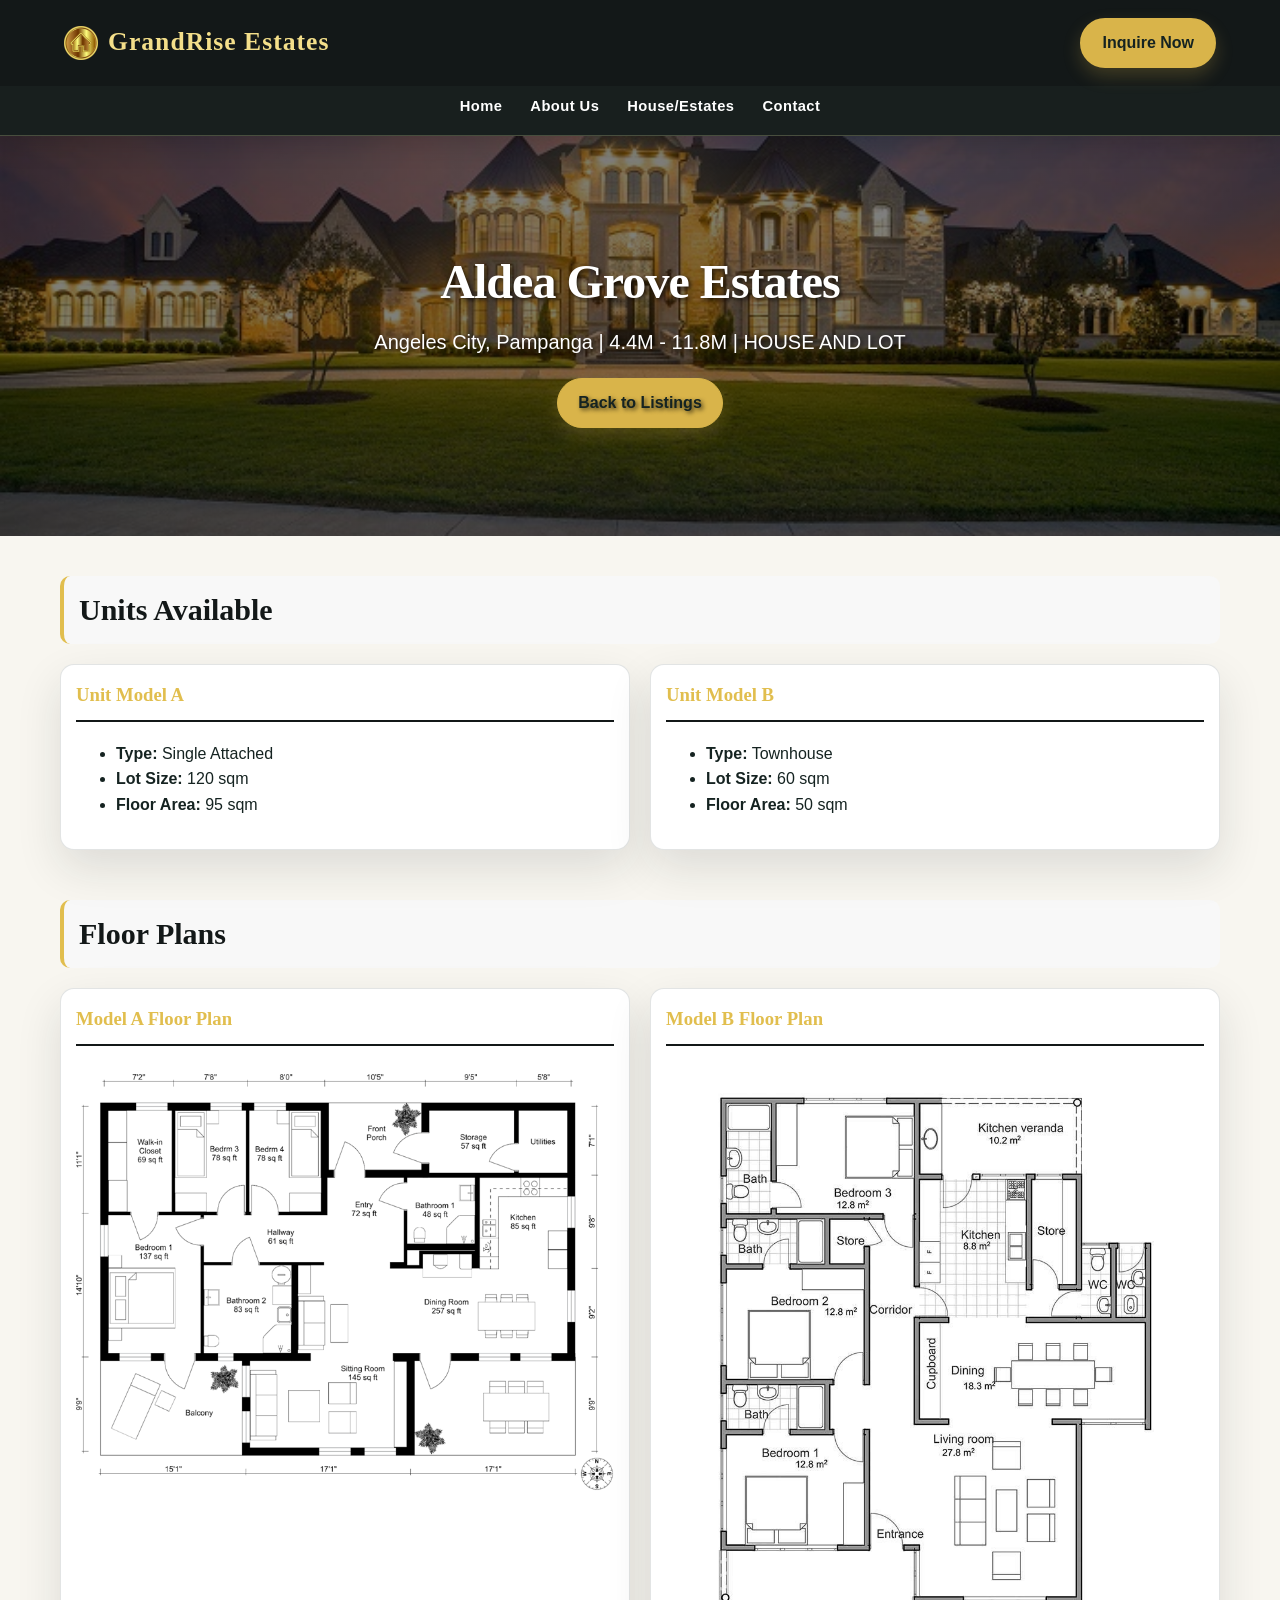
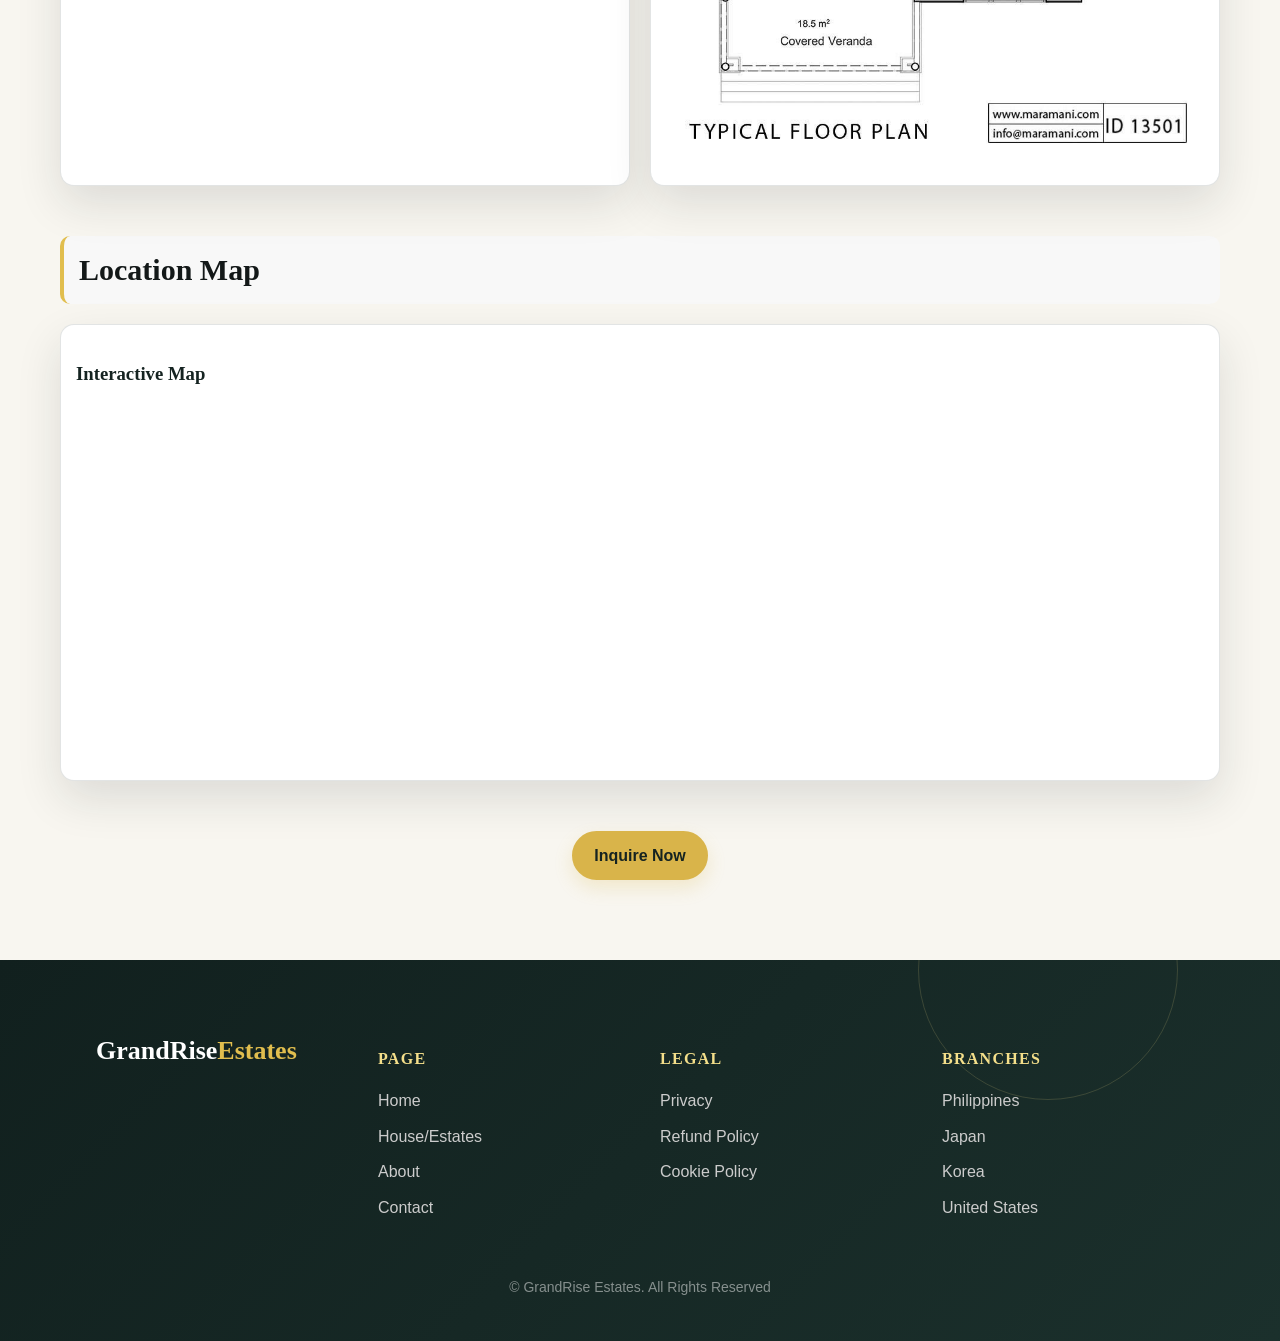
<file: propertyaldea.html>
<!DOCTYPE html>
<html lang="en">
<head>
    <meta charset="UTF-8">
    <meta name="viewport" content="width=device-width, initial-scale=1.0">
    <title>Property Details</title>
    <link rel="icon" href="GRElogo.ico" type="image/x-icon"> 
    <link rel="stylesheet" href="products.css"> 
    <link rel="stylesheet" href="site.css">
</head>
<body>

<div class="nav-wrapper">
    <header class="main-header">
        <div class="header-content">
            <a href="Index.html" class="nav-logo"><img src="GRElogo.ico" alt=""><span>GrandRise Estates</span></a>
            <a href="contact.html" class="inquire-btn">Inquire Now</a>
        </div>
    </header>

    <nav class="main-navbar">
        <ul>
            <li><a href="Index.html">Home</a></li>
            <li><a href="about.html">About Us</a></li>
            <li><a href="products.html">House/Estates</a></li>
            <li><a href="contact.html">Contact</a></li>
        </ul>
    </nav>
</div>

<div class="detail-header-hero">
    <h1>Aldea Grove Estates</h1>
    <p>Angeles City, Pampanga | 4.4M - 11.8M | HOUSE AND LOT</p>
    <a href="products.html" class="back-to-list">
        <i class="fa-solid fa-angle-left"></i> Back to Listings
    </a>
</div>


<div class="detail-section">
        <h2><i class="fa-solid fa-house-chimney-window"></i> Units Available</h2>
        
        <div class="detail-grid">
            
            <div class="unit-card">
                <h3>Unit Model A</h3>
                <ul>
                    <li><strong>Type:</strong> Single Attached</li>
                    <li><strong>Lot Size:</strong> 120 sqm</li>
                    <li><strong>Floor Area:</strong> 95 sqm</li>
                </ul>
            </div>
            
            <div class="unit-card">
                <h3>Unit Model B</h3>
                <ul>
                    <li><strong>Type:</strong> Townhouse</li>
                    <li><strong>Lot Size:</strong> 60 sqm</li>
                    <li><strong>Floor Area:</strong> 50 sqm</li>
                </ul>
            </div>
            
        </div>
    </div>
    
    <div class="detail-section">
        <h2><i class="fa-solid fa-ruler-combined"></i> Floor Plans</h2>
        
        <div class="detail-grid">
            
            <div class="plan-card">
                <h3>Model A Floor Plan</h3>
                <img src="Images/flooraldea.png" alt="Model A Floor Plan">
            </div>
            
            <div class="plan-card">
                <h3>Model B Floor Plan</h3>
                <img src="Images/flooraldeaa.jpg" alt="Model B Floor Plan">
            </div>
            
        </div>
    </div>
    
    <div class="detail-section">
        <h2><i class="fa-solid fa-location-dot"></i> Location Map</h2>
        
        <div class="detail-grid">
            
            <div class="location-map-box">
                <h3>Interactive Map</h3>
                <iframe 
            src="https://www.google.com/maps/embed?pb=!1m18!1m12!1m3!1d1983.8247050309193!2d125.60831665809712!3d7.062086815340636!2m3!1f0!2f0!3f0!3m2!1i1024!2i768!4f13.1!3m3!1m2!1s0x32f96d0422c54f49%3A0x2863e46c986d38e6!2sDavao%20City%20Hall!5e0!3m2!1sen!2sph!4v1678881600000!5m2!1sen!2sph" 
            width="100%" 
            height="450" 
            style="border:0;" 
            allowfullscreen="" 
            loading="lazy" 
            referrerpolicy="no-referrer-when-downgrade">
        </iframe>
    </div>
</div>
            
        </div>
    </div>

    <div style="text-align: center; margin-top: 50px; margin-bottom: 50px;">
        <a href="contact.html" class="inquire-btn">
            <i class="fa-solid fa-envelope"></i> Inquire Now
        </a>
    </div>

<footer class="footer">
    <div class="footer-container">
        <div class="footer-col">
            <h2 class="logo">GrandRise<span>Estates</span></h2>
            <div class="social">
                <i class="fab fa-facebook-f"></i>
                <i class="fab fa-twitter"></i>
                <i class="fab fa-instagram"></i>
                <i class="fab fa-youtube"></i>
            </div>
        </div>

        <div class="footer-col">
            <h3>Page</h3>
            <ul>
                <li><a href="Index.html">Home</a></li>
                <li><a href="products.html">House/Estates</a></li> 
                <li><a href="about.html">About</a></li>
                <li><a href="contact.html">Contact</a></li>
            </ul>
        </div>

        <div class="footer-col">
            <h3>Legal</h3>
            <ul>
                <li><a href="legal.html">Privacy</a></li>
                <li><a href="legal.html">Refund Policy</a></li>
                <li><a href="legal.html">Cookie Policy</a></li>
            </ul>
        </div>

        <div class="footer-col">
            <h3>Branches</h3>
            <ul>
                <li><a href="branches.html">Philippines</a></li>
                <li><a href="branches.html">Japan</a></li>
                <li><a href="branches.html">Korea</a></li>
                <li><a href="branches.html">United States</a></li>
            </ul>
        </div>
    </div>
    <p class="copyright">© GrandRise Estates. All Rights Reserved</p>
</footer>

</body>
</html>
</file>
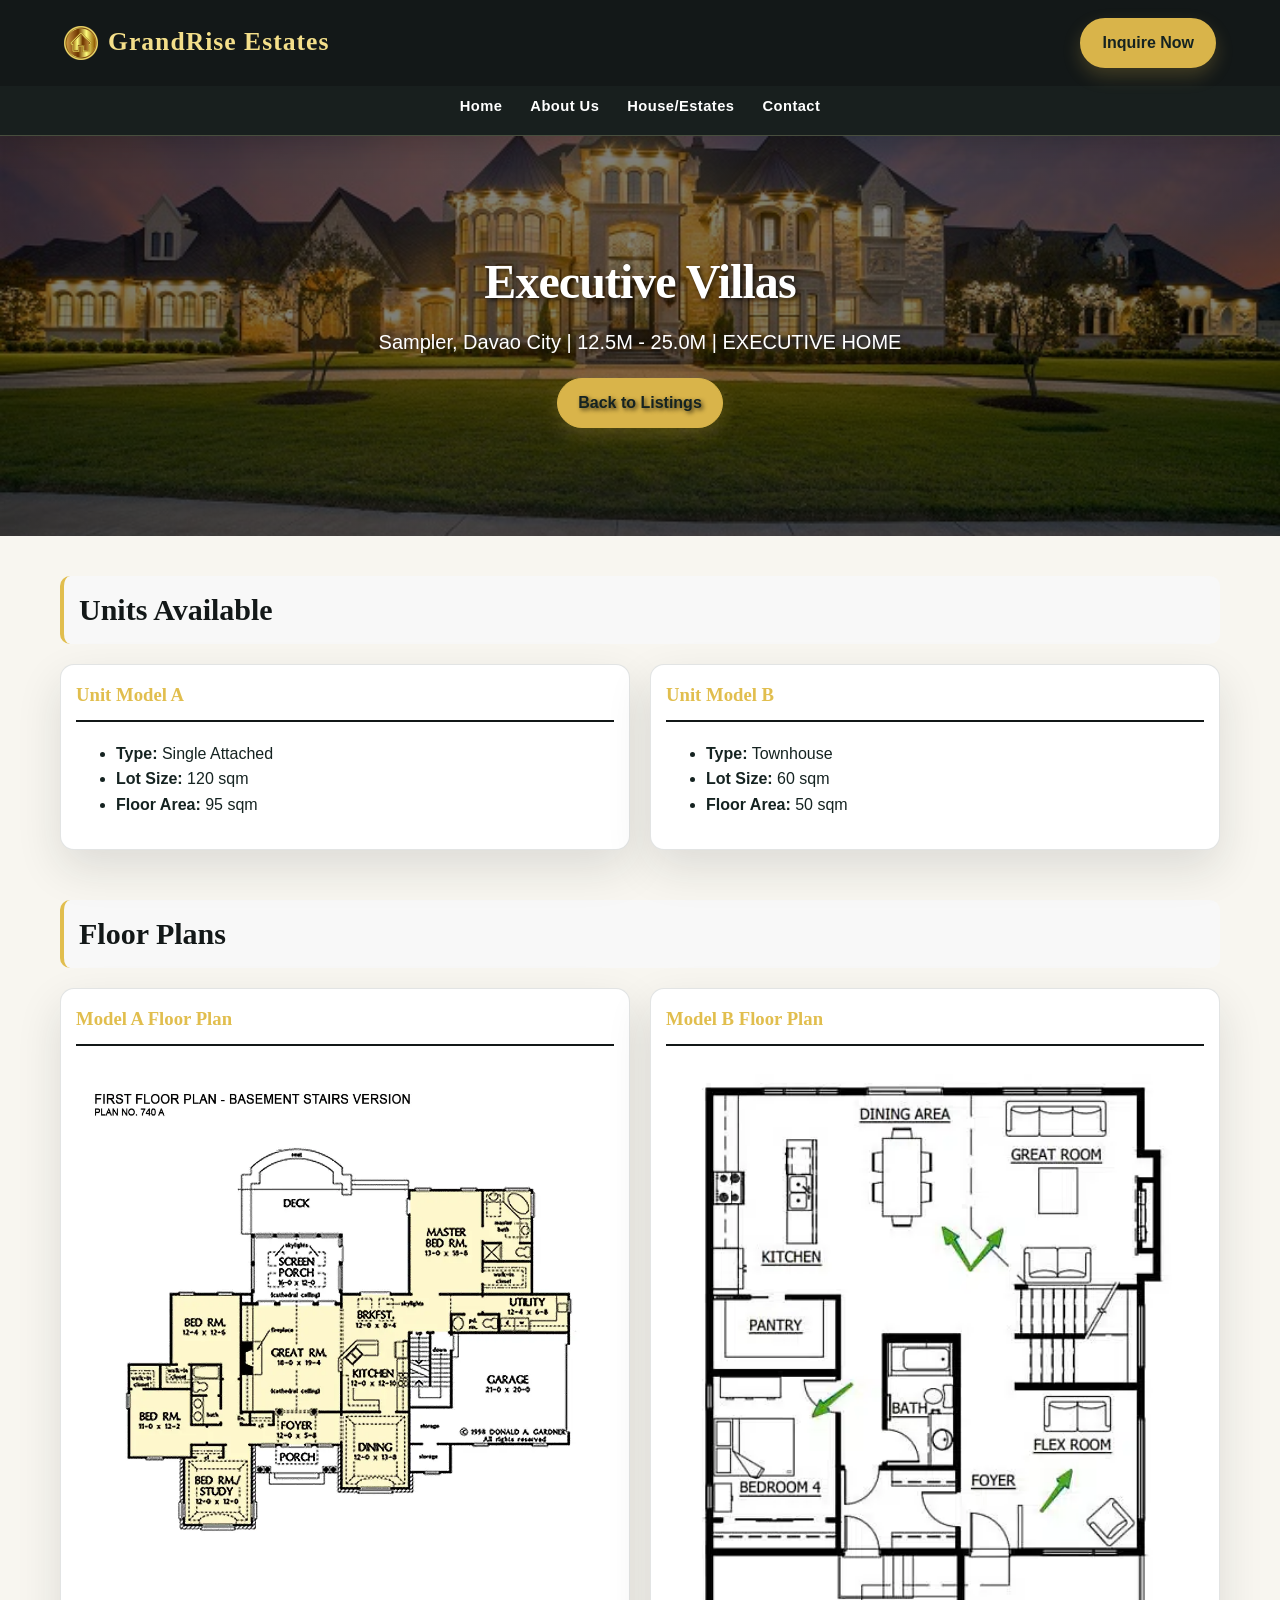
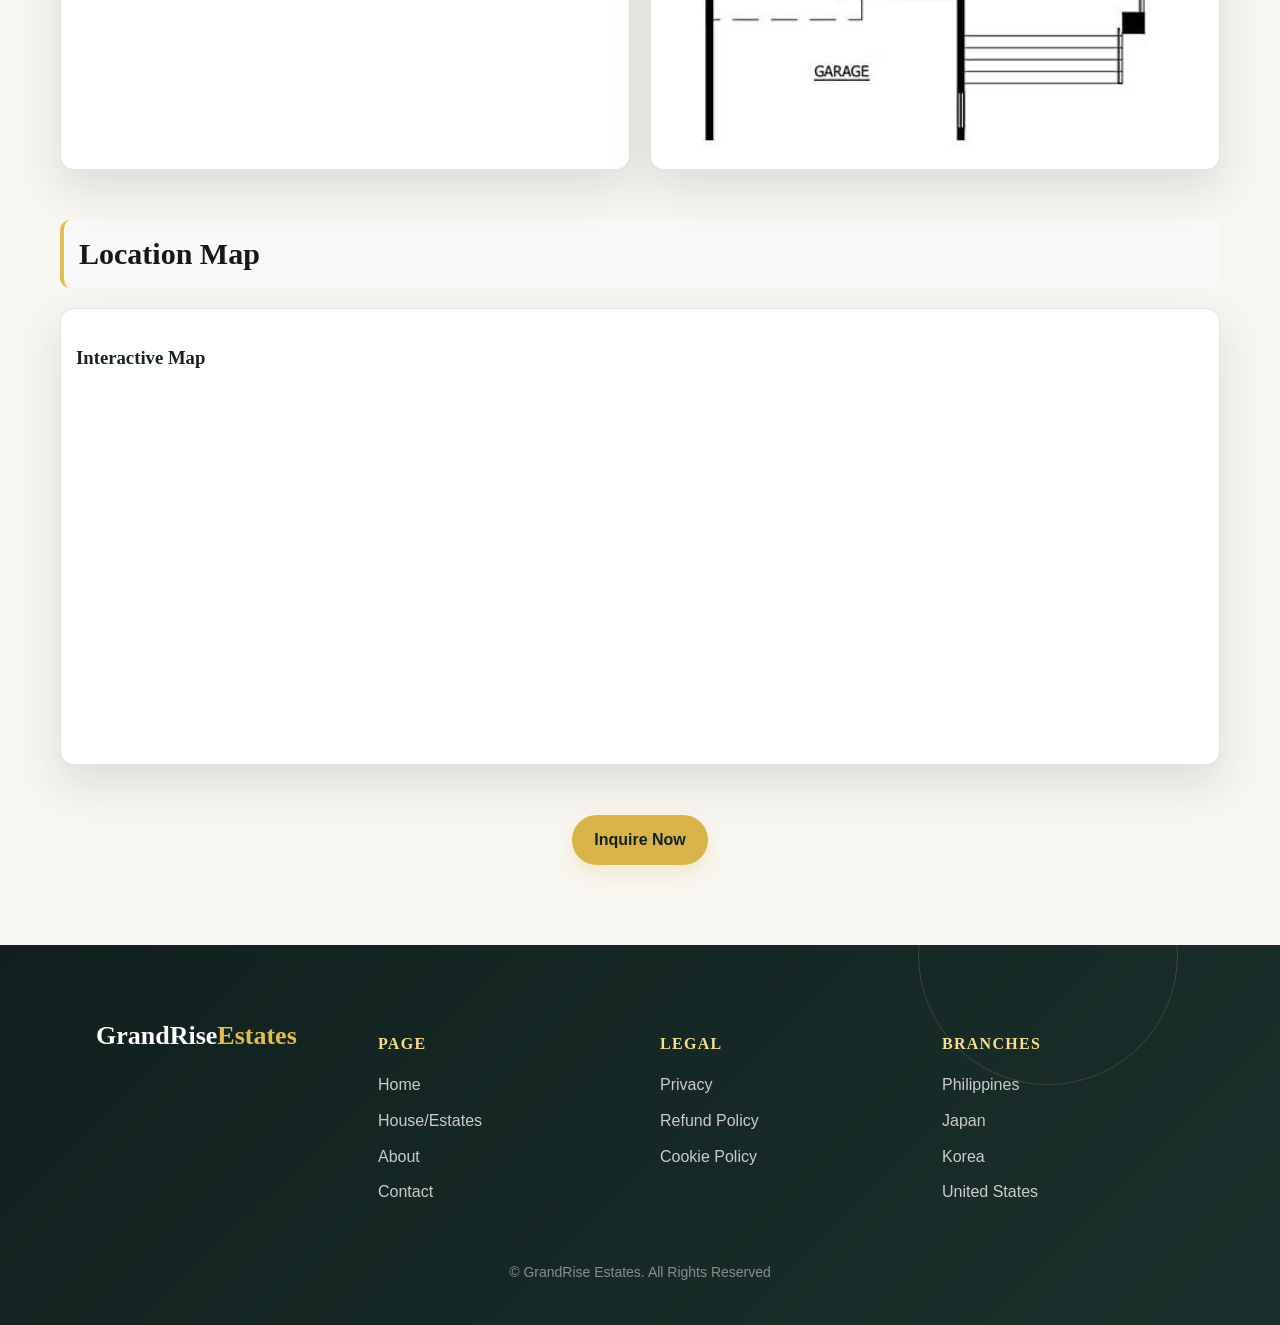
<file: propertyexecutive.html>
<!DOCTYPE html>
<html lang="en">
<head>
    <meta charset="UTF-8">
    <meta name="viewport" content="width=device-width, initial-scale=1.0">
    <title>Property Details</title>
    <link rel="icon" href="GRElogo.ico" type="image/x-icon"> 
    <link rel="stylesheet" href="products.css"> 
    <link rel="stylesheet" href="site.css">
</head>
<body>

<div class="nav-wrapper">
    <header class="main-header">
        <div class="header-content">
            <a href="Index.html" class="nav-logo"><img src="GRElogo.ico" alt=""><span>GrandRise Estates</span></a>
            <a href="contact.html" class="inquire-btn">Inquire Now</a>
        </div>
    </header>

    <nav class="main-navbar">
        <ul>
            <li><a href="Index.html">Home</a></li>
            <li><a href="about.html">About Us</a></li>
            <li><a href="products.html">House/Estates</a></li>
            <li><a href="contact.html">Contact</a></li>
        </ul>
    </nav>
</div>

<div class="detail-header-hero">
    <h1>Executive Villas</h1>
    <p>Sampler, Davao City | 12.5M - 25.0M | EXECUTIVE HOME</p>
    <a href="products.html" class="back-to-list">
        <i class="fa-solid fa-angle-left"></i> Back to Listings
    </a>
</div>


<div class="detail-section">
        <h2><i class="fa-solid fa-house-chimney-window"></i> Units Available</h2>
        
        <div class="detail-grid">
            
            <div class="unit-card">
                <h3>Unit Model A</h3>
                <ul>
                    <li><strong>Type:</strong> Single Attached</li>
                    <li><strong>Lot Size:</strong> 120 sqm</li>
                    <li><strong>Floor Area:</strong> 95 sqm</li>
                </ul>
            </div>
            
            <div class="unit-card">
                <h3>Unit Model B</h3>
                <ul>
                    <li><strong>Type:</strong> Townhouse</li>
                    <li><strong>Lot Size:</strong> 60 sqm</li>
                    <li><strong>Floor Area:</strong> 50 sqm</li>
                </ul>
            </div>
            
        </div>
    </div>
    
    <div class="detail-section">
        <h2><i class="fa-solid fa-ruler-combined"></i> Floor Plans</h2>
        
        <div class="detail-grid">
            
            <div class="plan-card">
                <h3>Model A Floor Plan</h3>
                <img src="Images/floorexecutive.jpg" alt="Model A Floor Plan">
            </div>
            
            <div class="plan-card">
                <h3>Model B Floor Plan</h3>
                <img src="Images/floorexecutivee.jpg" alt="Model B Floor Plan">
            </div>
            
        </div>
    </div>
    
    <div class="detail-section">
        <h2><i class="fa-solid fa-location-dot"></i> Location Map</h2>
        
        <div class="detail-grid">
            
            <div class="location-map-box">
                <h3>Interactive Map</h3>
                <iframe 
            src="https://www.google.com/maps/embed?pb=!1m18!1m12!1m3!1d1983.8247050309193!2d125.60831665809712!3d7.062086815340636!2m3!1f0!2f0!3f0!3m2!1i1024!2i768!4f13.1!3m3!1m2!1s0x32f96d0422c54f49%3A0x2863e46c986d38e6!2sDavao%20City%20Hall!5e0!3m2!1sen!2sph!4v1678881600000!5m2!1sen!2sph" 
            width="100%" 
            height="450" 
            style="border:0;" 
            allowfullscreen="" 
            loading="lazy" 
            referrerpolicy="no-referrer-when-downgrade">
        </iframe>
    </div>
</div>
            
        </div>
    </div>

    <div style="text-align: center; margin-top: 50px; margin-bottom: 50px;">
        <a href="contact.html" class="inquire-btn">
            <i class="fa-solid fa-envelope"></i> Inquire Now
        </a>
    </div>

<footer class="footer">
    <div class="footer-container">
        <div class="footer-col">
            <h2 class="logo">GrandRise<span>Estates</span></h2>
            <div class="social">
                <i class="fab fa-facebook-f"></i>
                <i class="fab fa-twitter"></i>
                <i class="fab fa-instagram"></i>
                <i class="fab fa-youtube"></i>
            </div>
        </div>

        <div class="footer-col">
            <h3>Page</h3>
            <ul>
                <li><a href="Index.html">Home</a></li>
                <li><a href="products.html">House/Estates</a></li> 
                <li><a href="about.html">About</a></li>
                <li><a href="contact.html">Contact</a></li>
            </ul>
        </div>

        <div class="footer-col">
            <h3>Legal</h3>
            <ul>
                <li><a href="legal.html">Privacy</a></li>
                <li><a href="legal.html">Refund Policy</a></li>
                <li><a href="legal.html">Cookie Policy</a></li>
            </ul>
        </div>

        <div class="footer-col">
            <h3>Branches</h3>
            <ul>
                <li><a href="branches.html">Philippines</a></li>
                <li><a href="branches.html">Japan</a></li>
                <li><a href="branches.html">Korea</a></li>
                <li><a href="branches.html">United States</a></li>
            </ul>
        </div>
    </div>
    <p class="copyright">© GrandRise Estates. All Rights Reserved</p>
</footer>

</body>
</html>
</file>
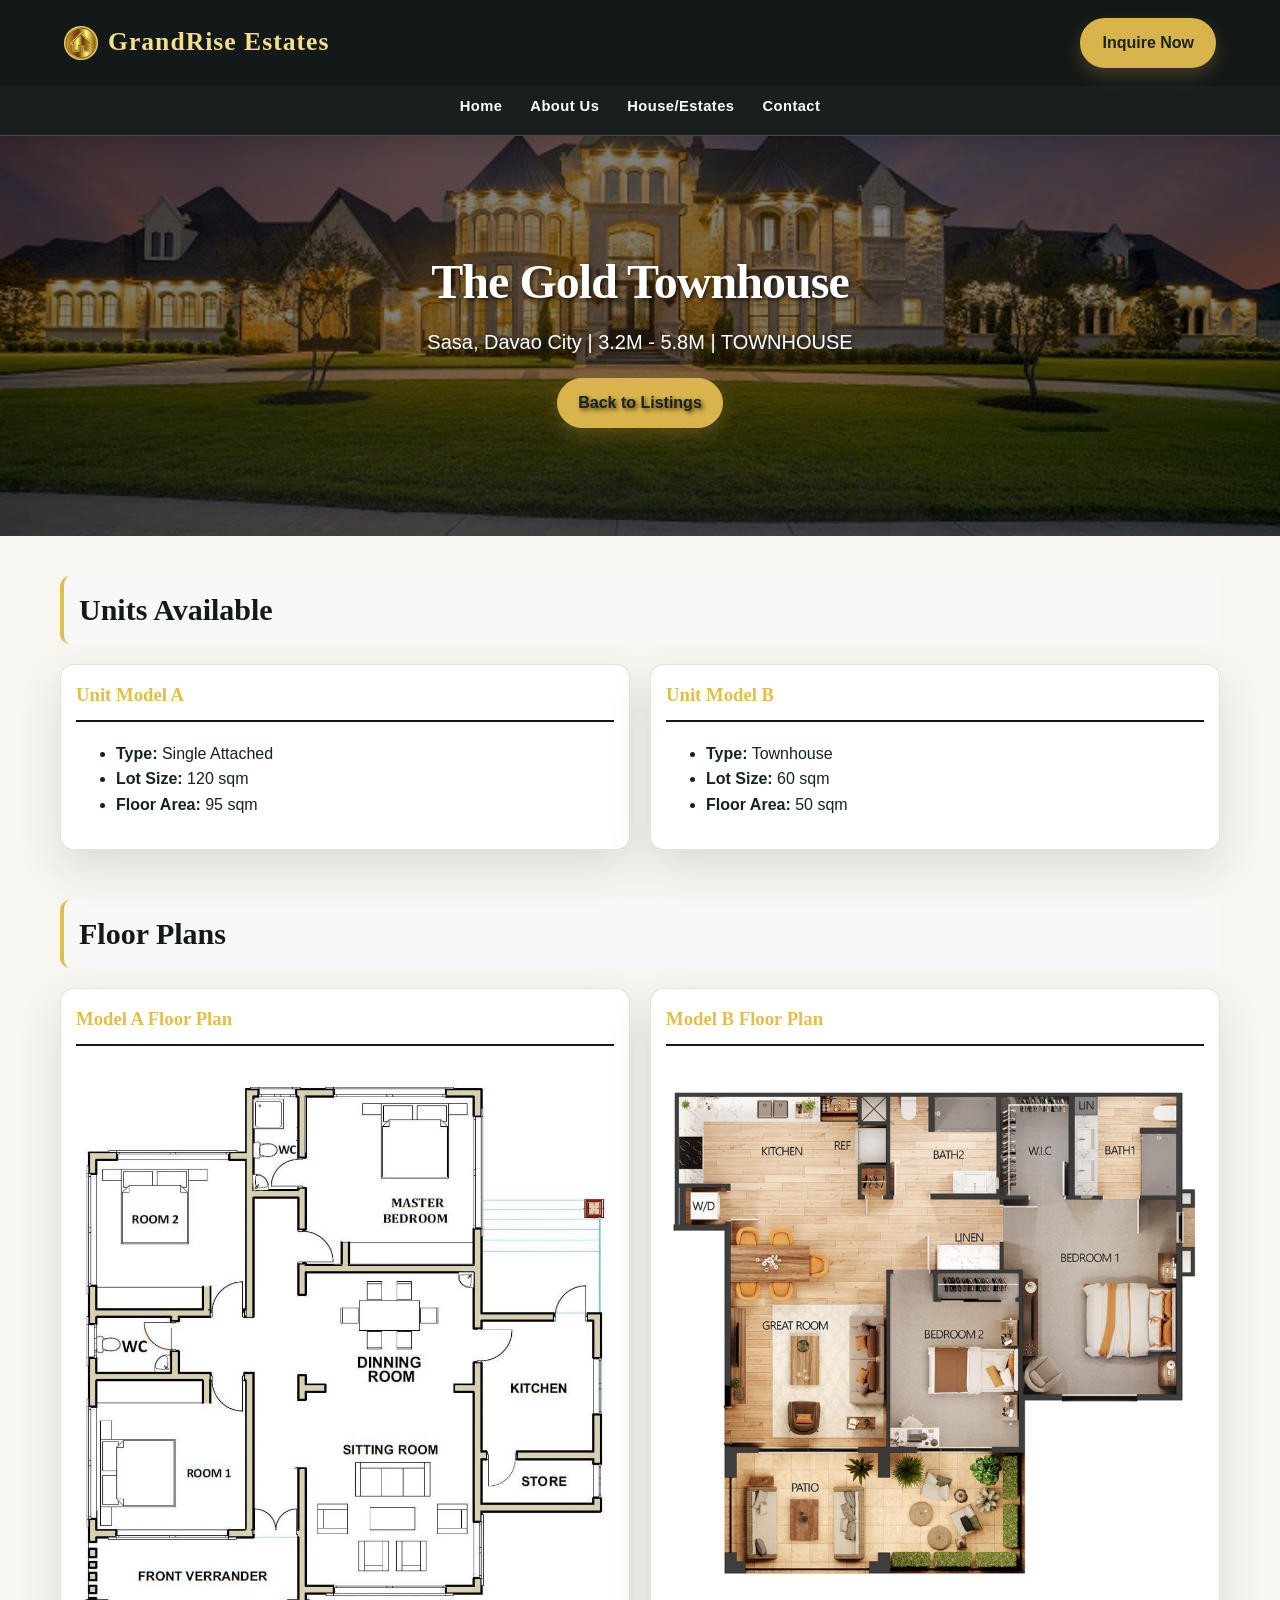
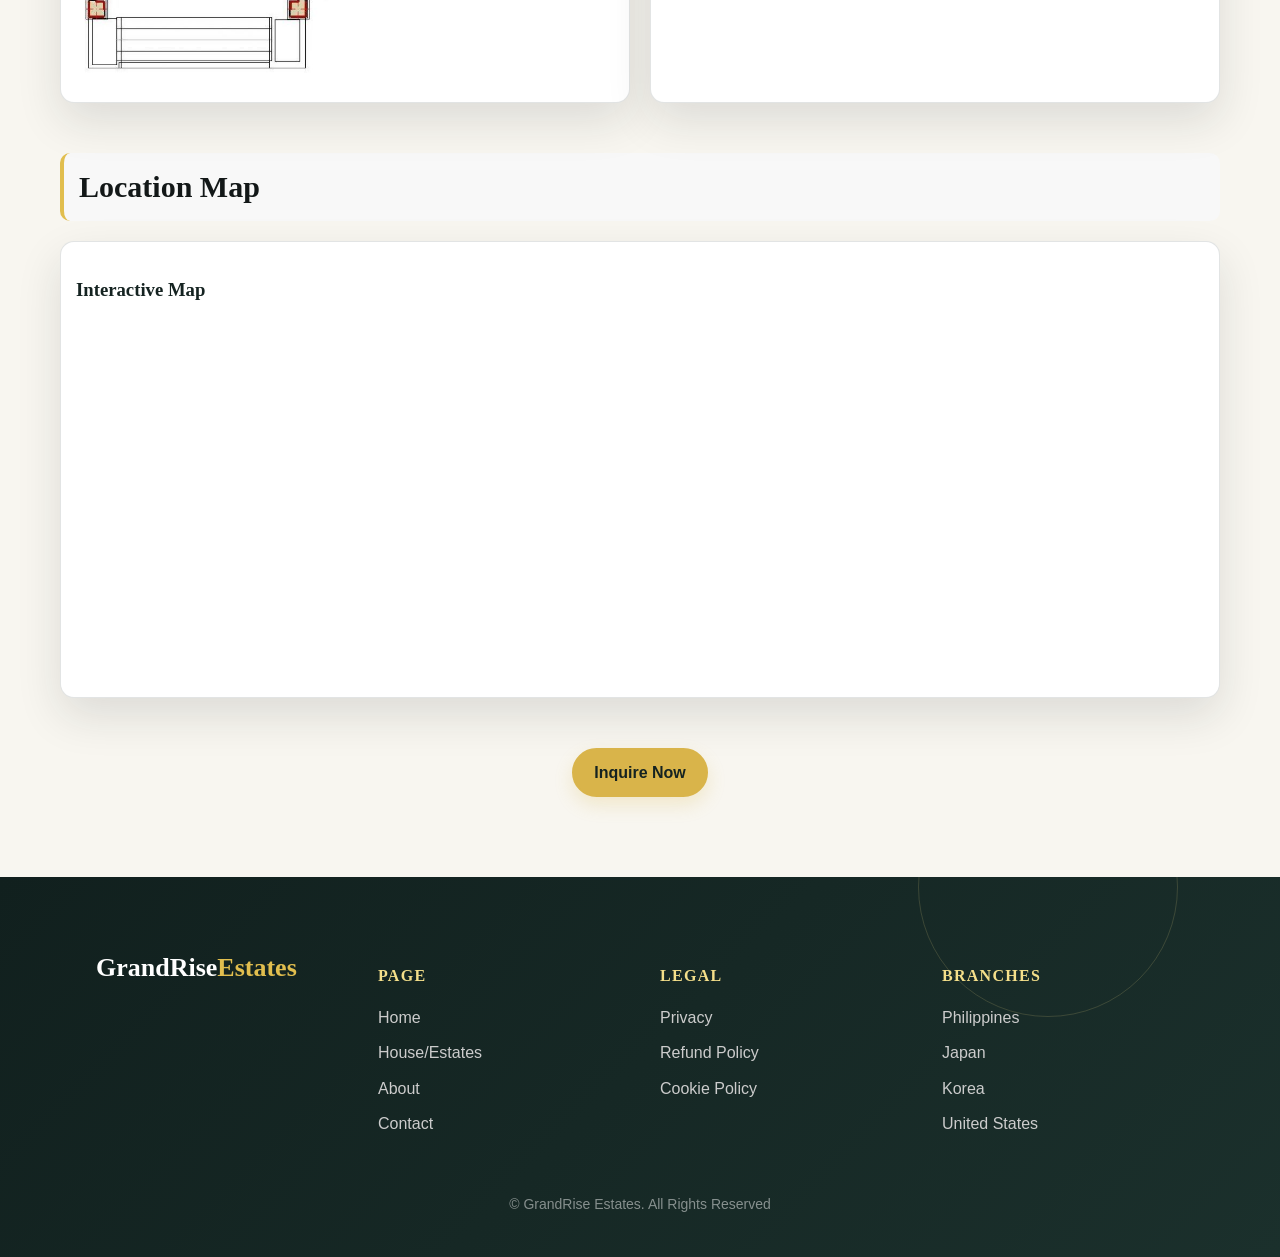
<file: propertygold.html>
<!DOCTYPE html>
<html lang="en">
<head>
    <meta charset="UTF-8">
    <meta name="viewport" content="width=device-width, initial-scale=1.0">
    <title>Property Details</title>
    <link rel="icon" href="GRElogo.ico" type="image/x-icon"> 
    <link rel="stylesheet" href="products.css"> 
    <link rel="stylesheet" href="site.css">
</head>
<body>

<div class="nav-wrapper">
    <header class="main-header">
        <div class="header-content">
            <a href="Index.html" class="nav-logo"><img src="GRElogo.ico" alt=""><span>GrandRise Estates</span></a>
            <a href="contact.html" class="inquire-btn">Inquire Now</a>
        </div>
    </header>

    <nav class="main-navbar">
        <ul>
            <li><a href="Index.html">Home</a></li>
            <li><a href="about.html">About Us</a></li>
            <li><a href="products.html">House/Estates</a></li>
            <li><a href="contact.html">Contact</a></li>
        </ul>
    </nav>
</div>

<div class="detail-header-hero">
    <h1>The Gold Townhouse</h1>
    <p>Sasa, Davao City | 3.2M - 5.8M | TOWNHOUSE</p>
    <a href="products.html" class="back-to-list">
        <i class="fa-solid fa-angle-left"></i> Back to Listings
    </a>
</div>


<div class="detail-section">
        <h2><i class="fa-solid fa-house-chimney-window"></i> Units Available</h2>
        
        <div class="detail-grid">
            
            <div class="unit-card">
                <h3>Unit Model A</h3>
                <ul>
                    <li><strong>Type:</strong> Single Attached</li>
                    <li><strong>Lot Size:</strong> 120 sqm</li>
                    <li><strong>Floor Area:</strong> 95 sqm</li>
                </ul>
            </div>
            
            <div class="unit-card">
                <h3>Unit Model B</h3>
                <ul>
                    <li><strong>Type:</strong> Townhouse</li>
                    <li><strong>Lot Size:</strong> 60 sqm</li>
                    <li><strong>Floor Area:</strong> 50 sqm</li>
                </ul>
            </div>
            
        </div>
    </div>
    
    <div class="detail-section">
        <h2><i class="fa-solid fa-ruler-combined"></i> Floor Plans</h2>
        
        <div class="detail-grid">
            
            <div class="plan-card">
                <h3>Model A Floor Plan</h3>
                <img src="Images/floorgold.jpg" alt="Model A Floor Plan">
            </div>
            
            <div class="plan-card">
                <h3>Model B Floor Plan</h3>
                <img src="Images/floorgoldd.jpg" alt="Model B Floor Plan">
            </div>
            
        </div>
    </div>
    
    <div class="detail-section">
        <h2><i class="fa-solid fa-location-dot"></i> Location Map</h2>
        
        <div class="detail-grid">
            
            <div class="location-map-box">
                <h3>Interactive Map</h3>
                <iframe 
            src="https://www.google.com/maps/embed?pb=!1m18!1m12!1m3!1d1983.8247050309193!2d125.60831665809712!3d7.062086815340636!2m3!1f0!2f0!3f0!3m2!1i1024!2i768!4f13.1!3m3!1m2!1s0x32f96d0422c54f49%3A0x2863e46c986d38e6!2sDavao%20City%20Hall!5e0!3m2!1sen!2sph!4v1678881600000!5m2!1sen!2sph" 
            width="100%" 
            height="450" 
            style="border:0;" 
            allowfullscreen="" 
            loading="lazy" 
            referrerpolicy="no-referrer-when-downgrade">
        </iframe>
    </div>
</div>
            
        </div>
    </div>

    <div style="text-align: center; margin-top: 50px; margin-bottom: 50px;">
        <a href="contact.html" class="inquire-btn">
            <i class="fa-solid fa-envelope"></i> Inquire Now
        </a>
    </div>

<footer class="footer">
    <div class="footer-container">
        <div class="footer-col">
            <h2 class="logo">GrandRise<span>Estates</span></h2>
            <div class="social">
                <i class="fab fa-facebook-f"></i>
                <i class="fab fa-twitter"></i>
                <i class="fab fa-instagram"></i>
                <i class="fab fa-youtube"></i>
            </div>
        </div>

        <div class="footer-col">
            <h3>Page</h3>
            <ul>
                <li><a href="Index.html">Home</a></li>
                <li><a href="products.html">House/Estates</a></li> 
                <li><a href="about.html">About</a></li>
                <li><a href="contact.html">Contact</a></li>
            </ul>
        </div>

        <div class="footer-col">
            <h3>Legal</h3>
            <ul>
                <li><a href="legal.html">Privacy</a></li>
                <li><a href="legal.html">Refund Policy</a></li>
                <li><a href="legal.html">Cookie Policy</a></li>
            </ul>
        </div>

        <div class="footer-col">
            <h3>Branches</h3>
            <ul>
                <li><a href="branches.html">Philippines</a></li>
                <li><a href="branches.html">Japan</a></li>
                <li><a href="branches.html">Korea</a></li>
                <li><a href="branches.html">United States</a></li>
            </ul>
        </div>
    </div>
    <p class="copyright">© GrandRise Estates. All Rights Reserved</p>
</footer>

</body>
</html>
</file>
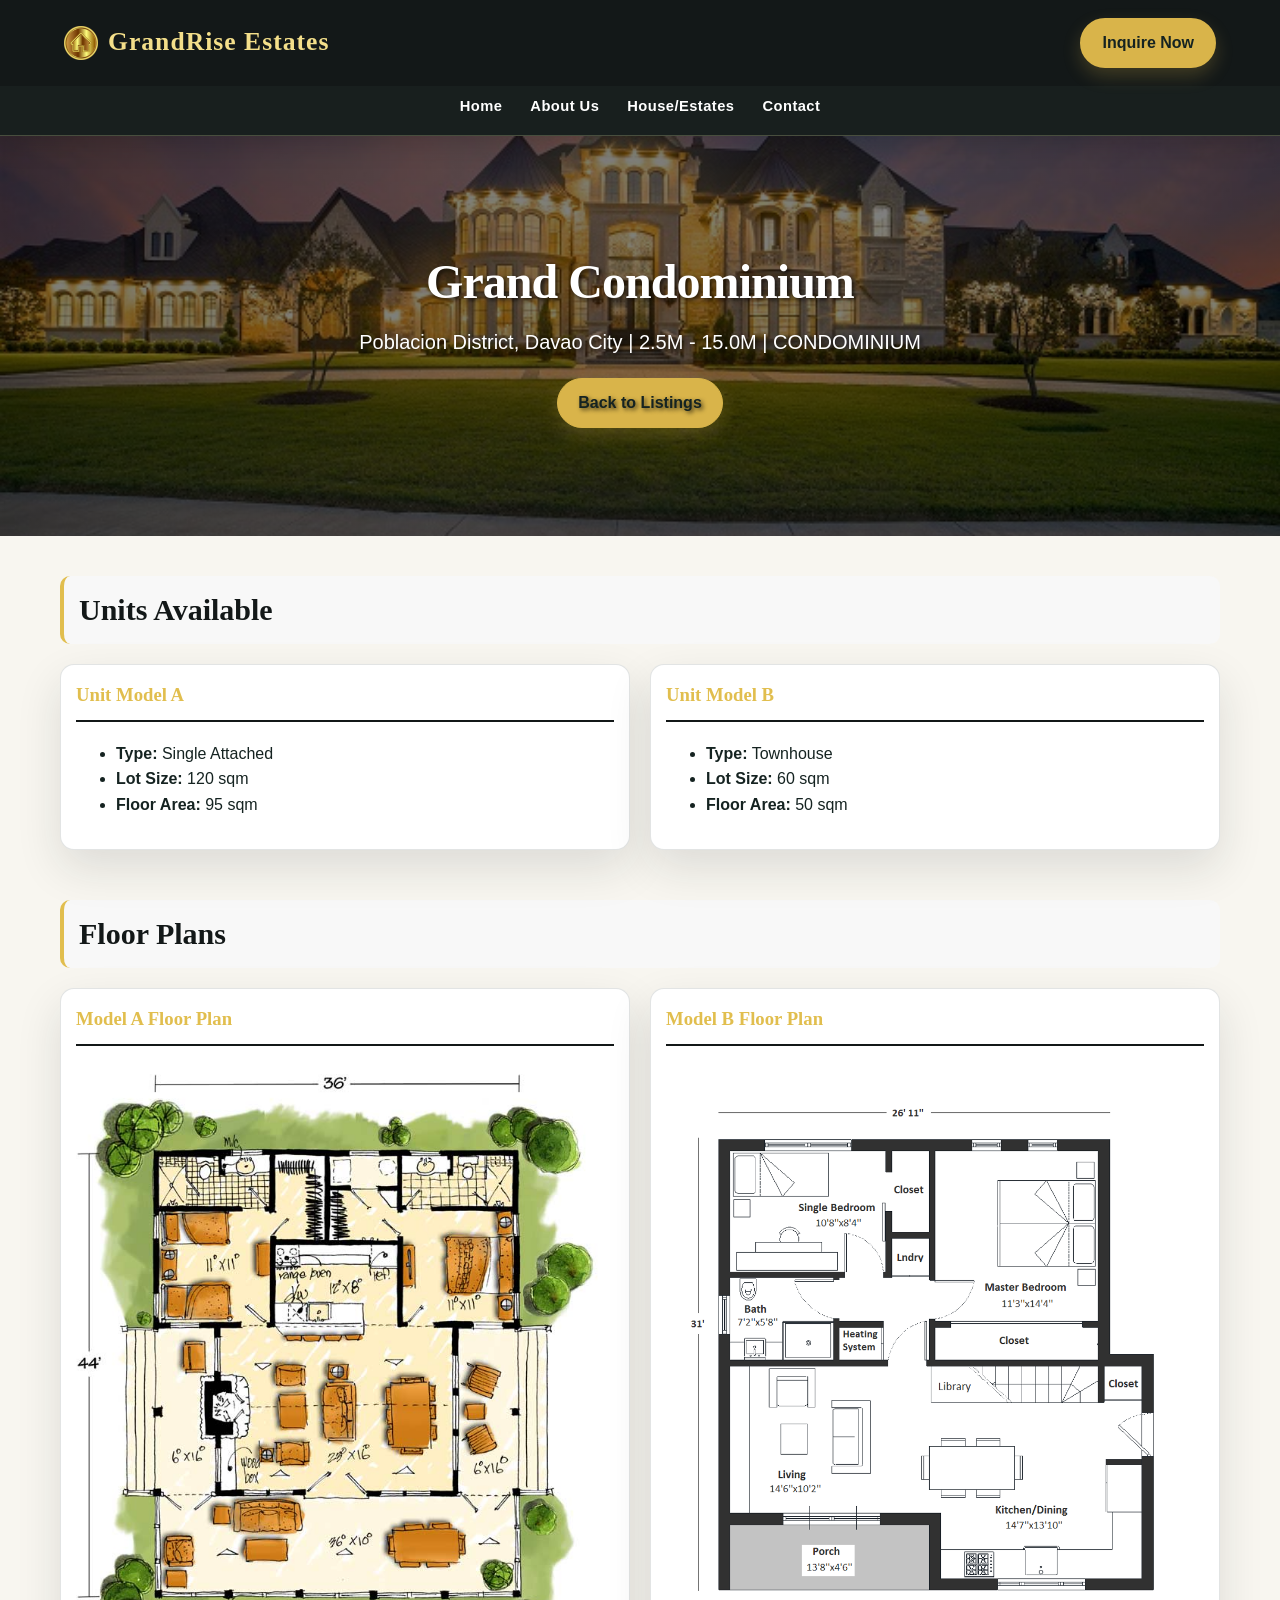
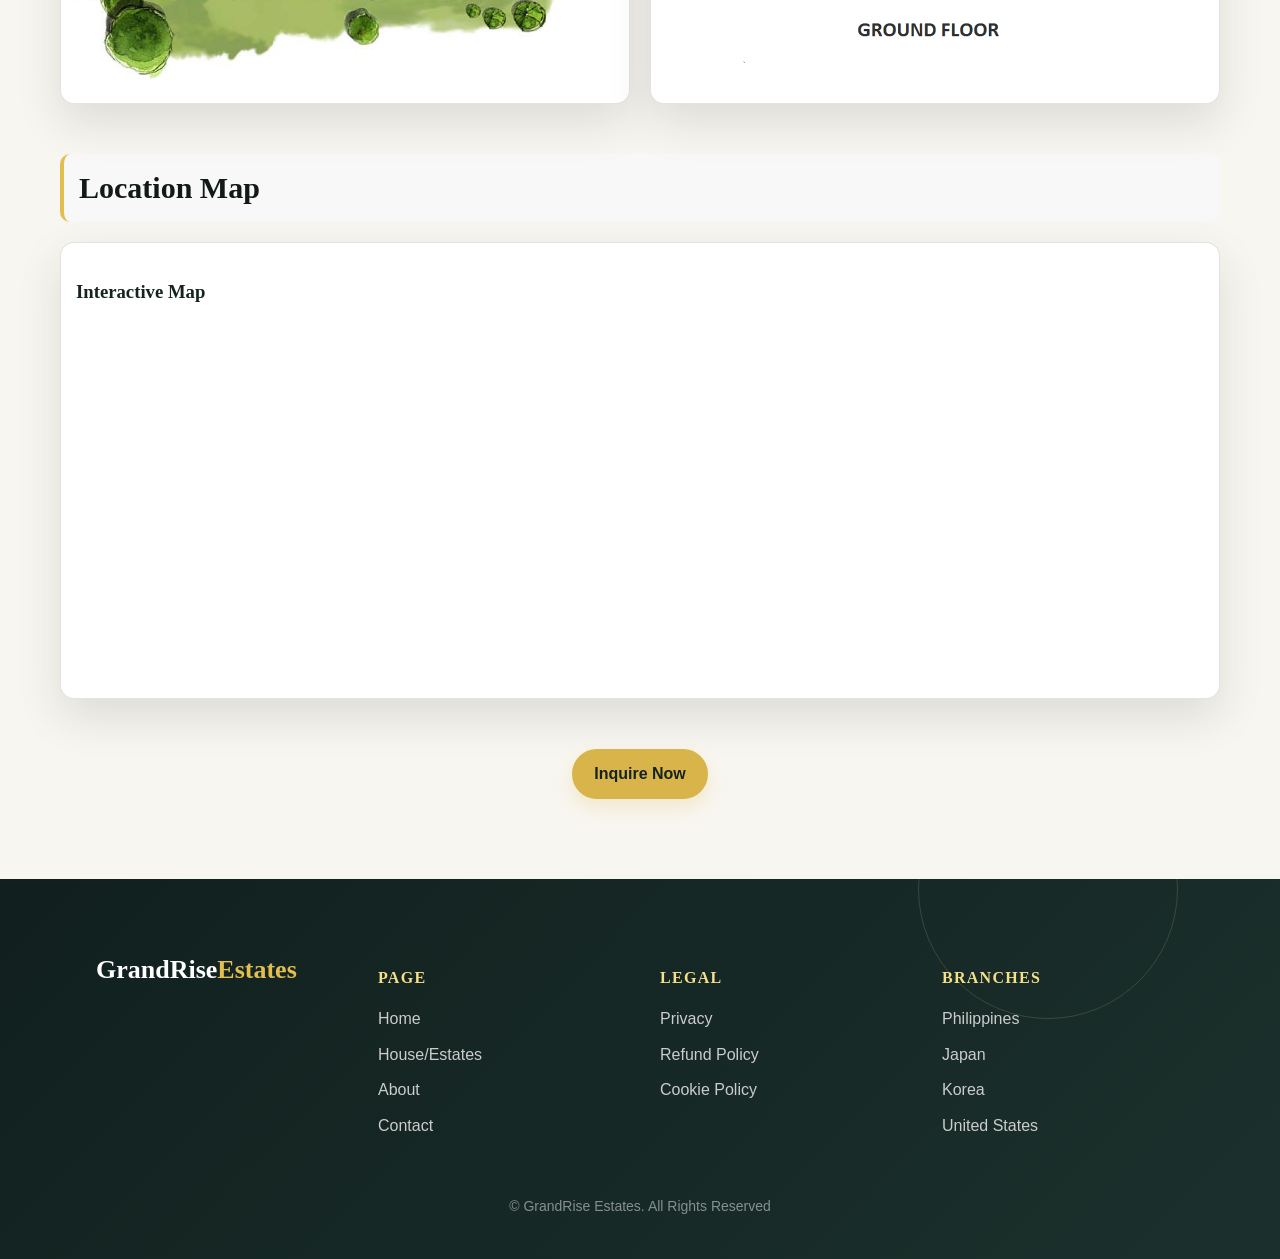
<file: propertygrand.html>
<!DOCTYPE html>
<html lang="en">
<head>
    <meta charset="UTF-8">
    <meta name="viewport" content="width=device-width, initial-scale=1.0">
    <title>Property Details</title>
    <link rel="icon" href="GRElogo.ico" type="image/x-icon"> 
    <link rel="stylesheet" href="products.css"> 
    <link rel="stylesheet" href="site.css">
</head>
<body>

<div class="nav-wrapper">
    <header class="main-header">
        <div class="header-content">
            <a href="Index.html" class="nav-logo"><img src="GRElogo.ico" alt=""><span>GrandRise Estates</span></a>
            <a href="contact.html" class="inquire-btn">Inquire Now</a>
        </div>
    </header>

    <nav class="main-navbar">
        <ul>
            <li><a href="Index.html">Home</a></li>
            <li><a href="about.html">About Us</a></li>
            <li><a href="products.html">House/Estates</a></li>
            <li><a href="contact.html">Contact</a></li>
        </ul>
    </nav>
</div>

<div class="detail-header-hero">
    <h1>Grand Condominium</h1>
    <p>Poblacion District, Davao City | 2.5M - 15.0M | CONDOMINIUM</p>
    <a href="products.html" class="back-to-list">
        <i class="fa-solid fa-angle-left"></i> Back to Listings
    </a>
</div>


<div class="detail-section">
        <h2><i class="fa-solid fa-house-chimney-window"></i> Units Available</h2>
        
        <div class="detail-grid">
            
            <div class="unit-card">
                <h3>Unit Model A</h3>
                <ul>
                    <li><strong>Type:</strong> Single Attached</li>
                    <li><strong>Lot Size:</strong> 120 sqm</li>
                    <li><strong>Floor Area:</strong> 95 sqm</li>
                </ul>
            </div>
            
            <div class="unit-card">
                <h3>Unit Model B</h3>
                <ul>
                    <li><strong>Type:</strong> Townhouse</li>
                    <li><strong>Lot Size:</strong> 60 sqm</li>
                    <li><strong>Floor Area:</strong> 50 sqm</li>
                </ul>
            </div>
            
        </div>
    </div>
    
    <div class="detail-section">
        <h2><i class="fa-solid fa-ruler-combined"></i> Floor Plans</h2>
        
        <div class="detail-grid">
            
            <div class="plan-card">
                <h3>Model A Floor Plan</h3>
                <img src="Images/floorgrand.jpg" alt="Model A Floor Plan">
            </div>
            
            <div class="plan-card">
                <h3>Model B Floor Plan</h3>
                <img src="Images/floorgrandd.jpg" alt="Model B Floor Plan">
            </div>
            
        </div>
    </div>
    
    <div class="detail-section">
        <h2><i class="fa-solid fa-location-dot"></i> Location Map</h2>
        
        <div class="detail-grid">
            
            <div class="location-map-box">
                <h3>Interactive Map</h3>
                <iframe 
            src="https://www.google.com/maps/embed?pb=!1m18!1m12!1m3!1d1983.8247050309193!2d125.60831665809712!3d7.062086815340636!2m3!1f0!2f0!3f0!3m2!1i1024!2i768!4f13.1!3m3!1m2!1s0x32f96d0422c54f49%3A0x2863e46c986d38e6!2sDavao%20City%20Hall!5e0!3m2!1sen!2sph!4v1678881600000!5m2!1sen!2sph" 
            width="100%" 
            height="450" 
            style="border:0;" 
            allowfullscreen="" 
            loading="lazy" 
            referrerpolicy="no-referrer-when-downgrade">
        </iframe>
    </div>
</div>
            
        </div>
    </div>

    <div style="text-align: center; margin-top: 50px; margin-bottom: 50px;">
        <a href="contact.html" class="inquire-btn">
            <i class="fa-solid fa-envelope"></i> Inquire Now
        </a>
    </div>

<footer class="footer">
    <div class="footer-container">
        <div class="footer-col">
            <h2 class="logo">GrandRise<span>Estates</span></h2>
            <div class="social">
                <i class="fab fa-facebook-f"></i>
                <i class="fab fa-twitter"></i>
                <i class="fab fa-instagram"></i>
                <i class="fab fa-youtube"></i>
            </div>
        </div>

        <div class="footer-col">
            <h3>Page</h3>
            <ul>
                <li><a href="Index.html">Home</a></li>
                <li><a href="products.html">House/Estates</a></li> 
                <li><a href="about.html">About</a></li>
                <li><a href="contact.html">Contact</a></li>
            </ul>
        </div>

        <div class="footer-col">
            <h3>Legal</h3>
            <ul>
                <li><a href="legal.html">Privacy</a></li>
                <li><a href="legal.html">Refund Policy</a></li>
                <li><a href="legal.html">Cookie Policy</a></li>
            </ul>
        </div>

        <div class="footer-col">
            <h3>Branches</h3>
            <ul>
                <li><a href="branches.html">Philippines</a></li>
                <li><a href="branches.html">Japan</a></li>
                <li><a href="branches.html">Korea</a></li>
                <li><a href="branches.html">United States</a></li>
            </ul>
        </div>
    </div>
    <p class="copyright">© GrandRise Estates. All Rights Reserved</p>
</footer>

</body>
</html>
</file>
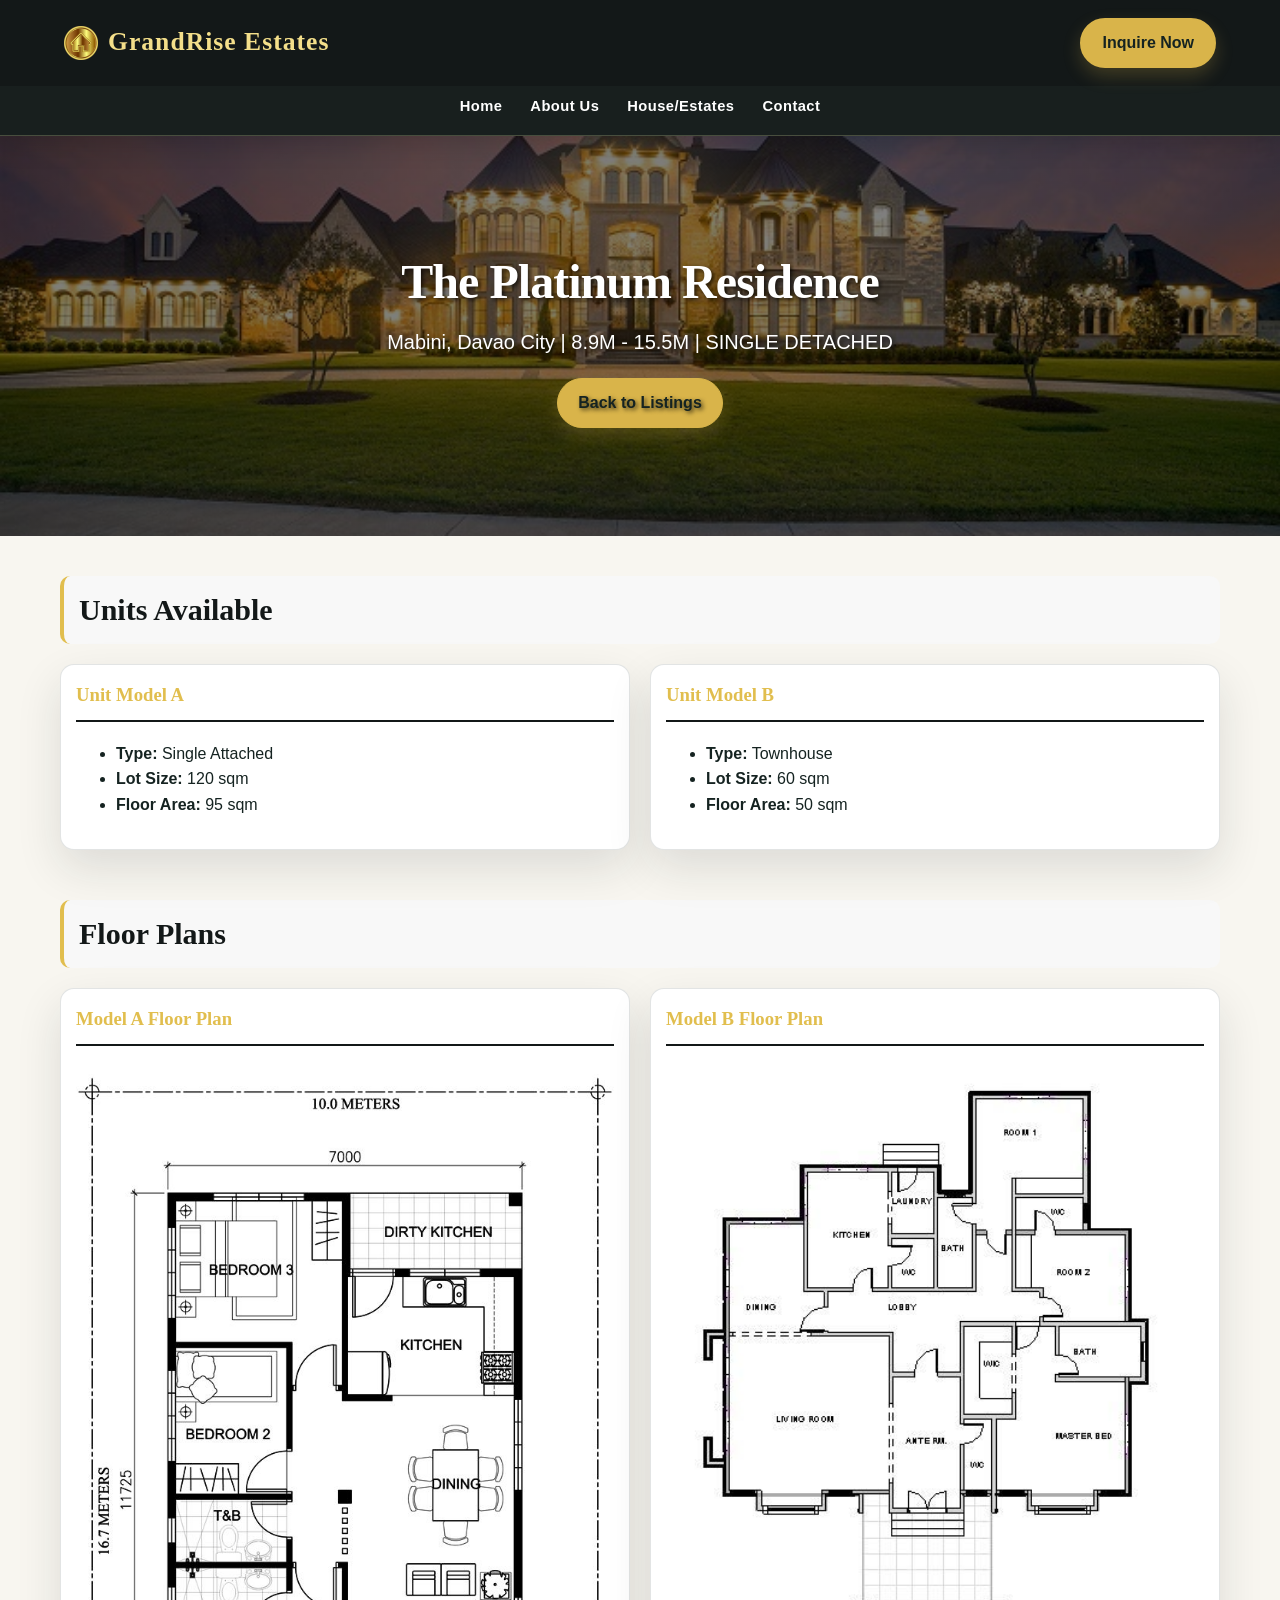
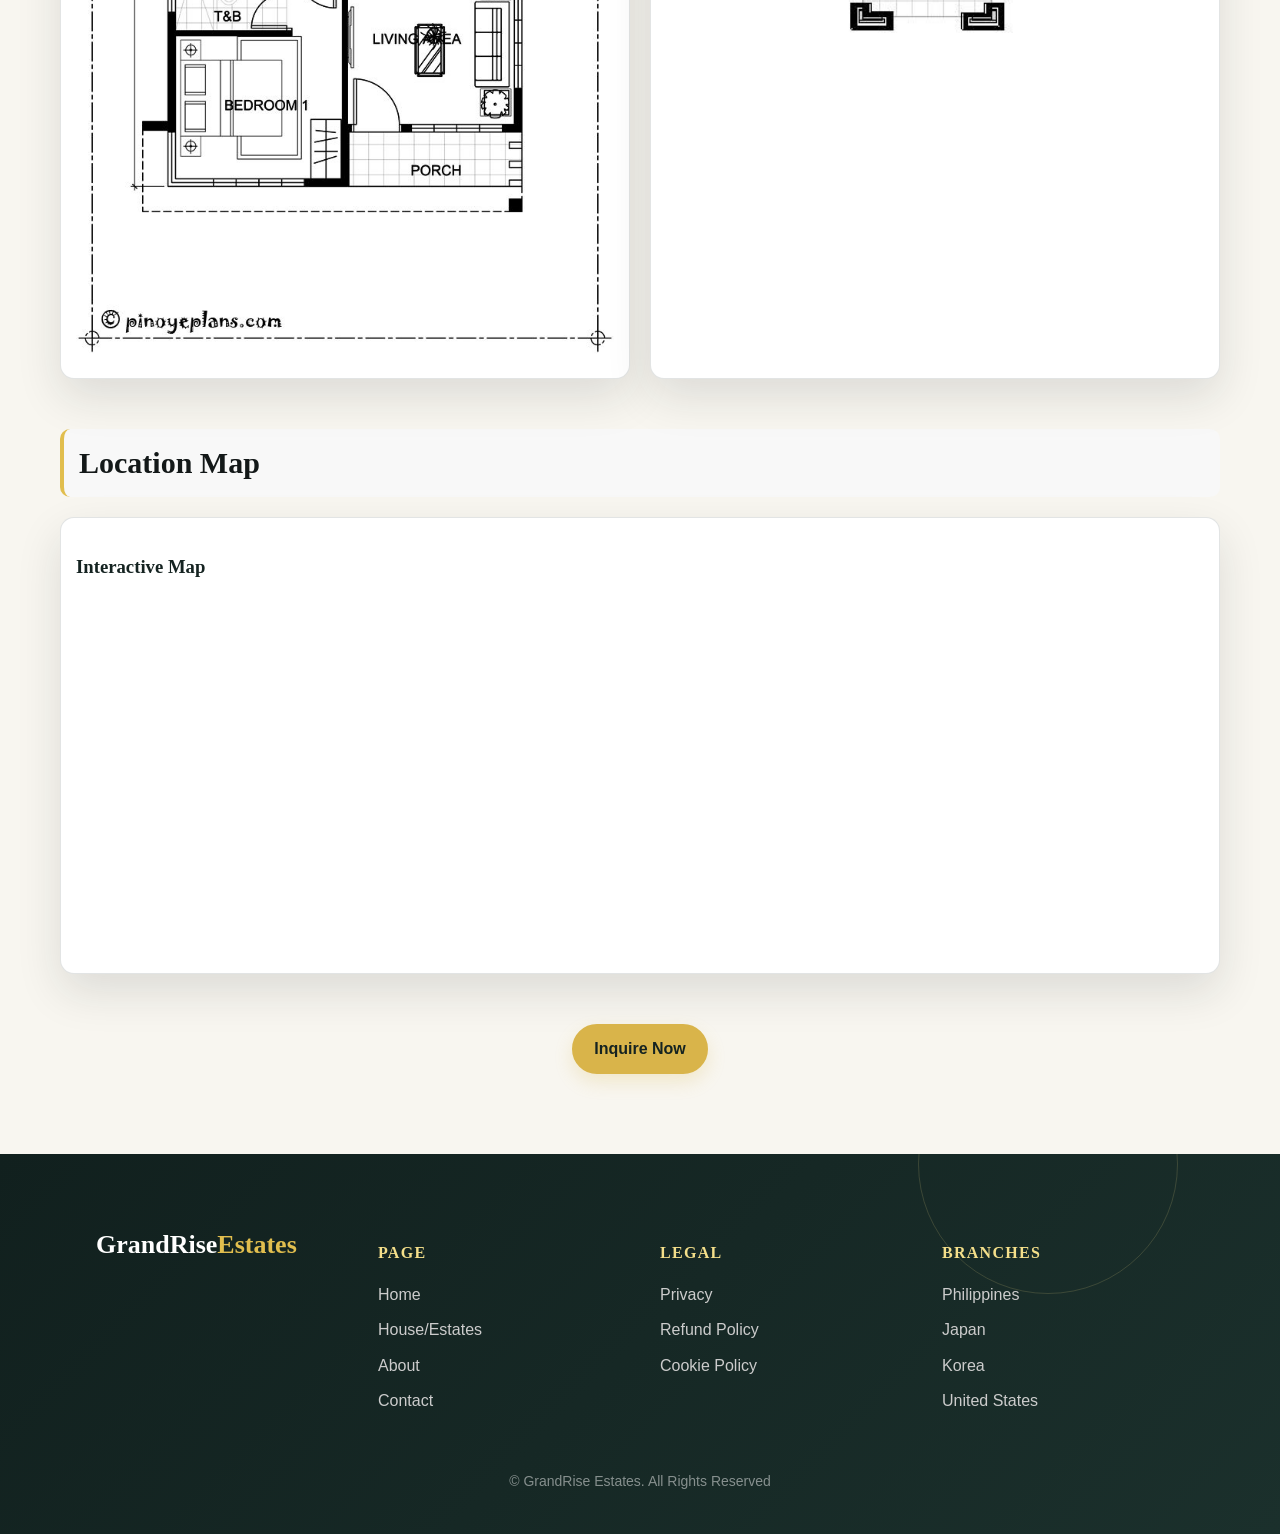
<file: propertyplatinum.html>
<!DOCTYPE html>
<html lang="en">
<head>
    <meta charset="UTF-8">
    <meta name="viewport" content="width=device-width, initial-scale=1.0">
    <title>Property Details</title>
    <link rel="icon" href="GRElogo.ico" type="image/x-icon">
    <link rel="stylesheet" href="products.css"> 
    <link rel="stylesheet" href="site.css">
</head>
<body>

<div class="nav-wrapper">
    <header class="main-header">
        <div class="header-content">
            <a href="Index.html" class="nav-logo"><img src="GRElogo.ico" alt=""><span>GrandRise Estates</span></a>
            <a href="contact.html" class="inquire-btn">Inquire Now</a>
        </div>
    </header>

    <nav class="main-navbar">
        <ul>
            <li><a href="Index.html">Home</a></li>
            <li><a href="about.html">About Us</a></li>
            <li><a href="products.html">House/Estates</a></li>
            <li><a href="contact.html">Contact</a></li>
        </ul>
    </nav>
</div>

<div class="detail-header-hero">
    <h1>The Platinum Residence</h1>
    <p>Mabini, Davao City | 8.9M - 15.5M | SINGLE DETACHED</p>
    <a href="products.html" class="back-to-list">
        <i class="fa-solid fa-angle-left"></i> Back to Listings
    </a>
</div>


<div class="detail-section">
        <h2><i class="fa-solid fa-house-chimney-window"></i> Units Available</h2>
        
        <div class="detail-grid">
            
            <div class="unit-card">
                <h3>Unit Model A</h3>
                <ul>
                    <li><strong>Type:</strong> Single Attached</li>
                    <li><strong>Lot Size:</strong> 120 sqm</li>
                    <li><strong>Floor Area:</strong> 95 sqm</li>
                </ul>
            </div>
            
            <div class="unit-card">
                <h3>Unit Model B</h3>
                <ul>
                    <li><strong>Type:</strong> Townhouse</li>
                    <li><strong>Lot Size:</strong> 60 sqm</li>
                    <li><strong>Floor Area:</strong> 50 sqm</li>
                </ul>
            </div>
            
        </div>
    </div>
    
    <div class="detail-section">
        <h2><i class="fa-solid fa-ruler-combined"></i> Floor Plans</h2>
        
        <div class="detail-grid">
            
            <div class="plan-card">
                <h3>Model A Floor Plan</h3>
                <img src="Images/floorplatinum.jpg" alt="Model A Floor Plan">
            </div>
            
            <div class="plan-card">
                <h3>Model B Floor Plan</h3>
                <img src="Images/floorplatinumm.jpg" alt="Model B Floor Plan">
            </div>
            
        </div>
    </div>
    
    <div class="detail-section">
        <h2><i class="fa-solid fa-location-dot"></i> Location Map</h2>
        
        <div class="detail-grid">
            
            <div class="location-map-box">
                <h3>Interactive Map</h3>
                <iframe 
            src="https://www.google.com/maps/embed?pb=!1m18!1m12!1m3!1d1983.8247050309193!2d125.60831665809712!3d7.062086815340636!2m3!1f0!2f0!3f0!3m2!1i1024!2i768!4f13.1!3m3!1m2!1s0x32f96d0422c54f49%3A0x2863e46c986d38e6!2sDavao%20City%20Hall!5e0!3m2!1sen!2sph!4v1678881600000!5m2!1sen!2sph" 
            width="100%" 
            height="450" 
            style="border:0;" 
            allowfullscreen="" 
            loading="lazy" 
            referrerpolicy="no-referrer-when-downgrade">
        </iframe>
    </div>
</div>
            
        </div>
    </div>

    <div style="text-align: center; margin-top: 50px; margin-bottom: 50px;">
        <a href="contact.html" class="inquire-btn">
            <i class="fa-solid fa-envelope"></i> Inquire Now
        </a>
    </div>

<footer class="footer">
    <div class="footer-container">
        <div class="footer-col">
            <h2 class="logo">GrandRise<span>Estates</span></h2>
            <div class="social">
                <i class="fab fa-facebook-f"></i>
                <i class="fab fa-twitter"></i>
                <i class="fab fa-instagram"></i>
                <i class="fab fa-youtube"></i>
            </div>
        </div>

        <div class="footer-col">
            <h3>Page</h3>
            <ul>
                <li><a href="Index.html">Home</a></li>
                <li><a href="products.html">House/Estates</a></li> 
                <li><a href="about.html">About</a></li>
                <li><a href="contact.html">Contact</a></li>
            </ul>
        </div>

        <div class="footer-col">
            <h3>Legal</h3>
            <ul>
                <li><a href="legal.html">Privacy</a></li>
                <li><a href="legal.html">Refund Policy</a></li>
                <li><a href="legal.html">Cookie Policy</a></li>
            </ul>
        </div>

        <div class="footer-col">
            <h3>Branches</h3>
            <ul>
                <li><a href="branches.html">Philippines</a></li>
                <li><a href="branches.html">Japan</a></li>
                <li><a href="branches.html">Korea</a></li>
                <li><a href="branches.html">United States</a></li>
            </ul>
        </div>
    </div>
    <p class="copyright">© GrandRise Estates. All Rights Reserved</p>
</footer>

</body>
</html>
</file>
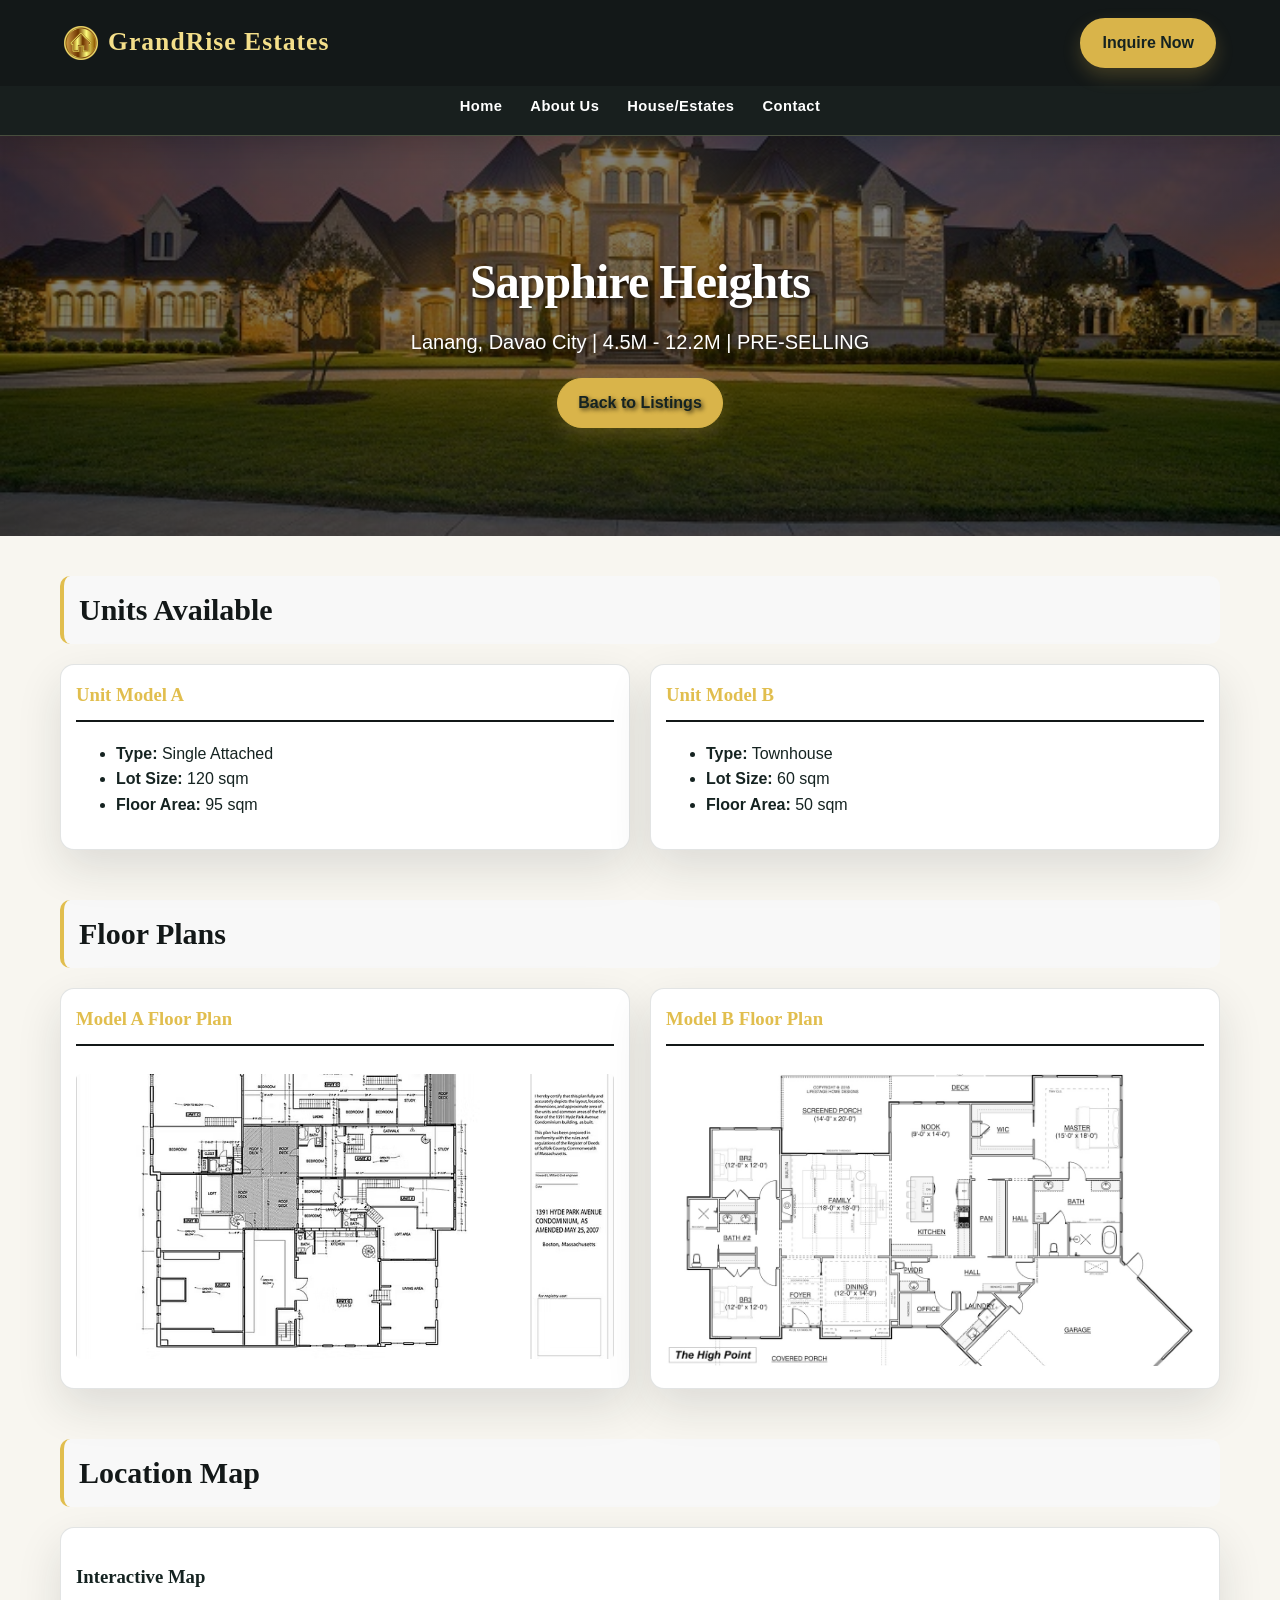
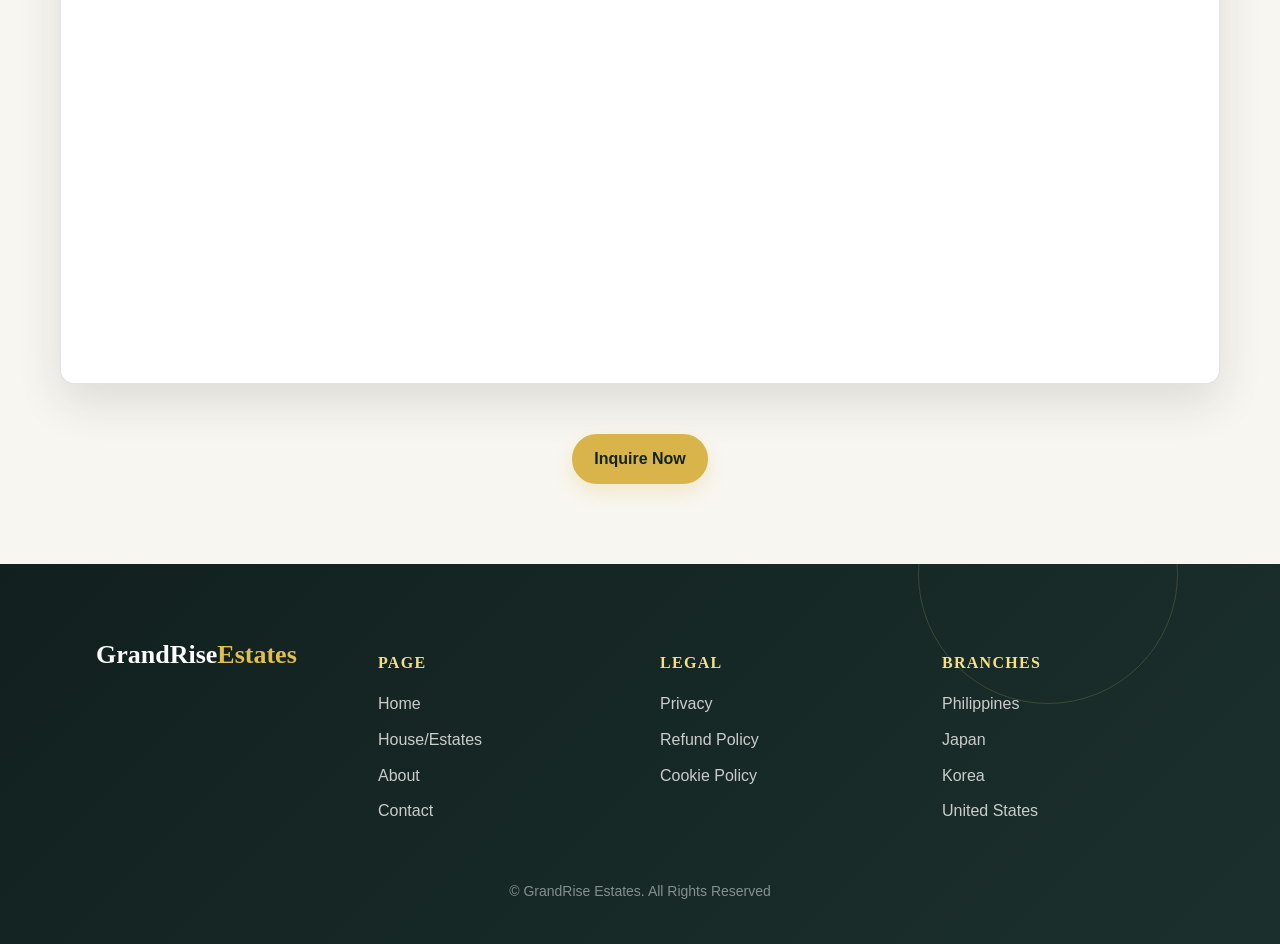
<file: propertysapphire.html>
<!DOCTYPE html>
<html lang="en">
<head>
    <meta charset="UTF-8">
    <meta name="viewport" content="width=device-width, initial-scale=1.0">
    <title>Property Details</title>
    <link rel="icon" href="GRElogo.ico" type="image/x-icon">
    <link rel="stylesheet" href="products.css"> 
    <link rel="stylesheet" href="site.css">
</head>
<body>

<div class="nav-wrapper">
    <header class="main-header">
        <div class="header-content">
            <a href="Index.html" class="nav-logo"><img src="GRElogo.ico" alt=""><span>GrandRise Estates</span></a>
            <a href="contact.html" class="inquire-btn">Inquire Now</a>
        </div>
    </header>

    <nav class="main-navbar">
        <ul>
            <li><a href="Index.html">Home</a></li>
            <li><a href="about.html">About Us</a></li>
            <li><a href="products.html">House/Estates</a></li>
            <li><a href="contact.html">Contact</a></li>
        </ul>
    </nav>
</div>

<div class="detail-header-hero">
    <h1>Sapphire Heights</h1>
    <p>Lanang, Davao City | 4.5M - 12.2M | PRE-SELLING</p>
    <a href="products.html" class="back-to-list">
        <i class="fa-solid fa-angle-left"></i> Back to Listings
    </a>
</div>


<div class="detail-section">
        <h2><i class="fa-solid fa-house-chimney-window"></i> Units Available</h2>
        
        <div class="detail-grid">
            
            <div class="unit-card">
                <h3>Unit Model A</h3>
                <ul>
                    <li><strong>Type:</strong> Single Attached</li>
                    <li><strong>Lot Size:</strong> 120 sqm</li>
                    <li><strong>Floor Area:</strong> 95 sqm</li>
                </ul>
            </div>
            
            <div class="unit-card">
                <h3>Unit Model B</h3>
                <ul>
                    <li><strong>Type:</strong> Townhouse</li>
                    <li><strong>Lot Size:</strong> 60 sqm</li>
                    <li><strong>Floor Area:</strong> 50 sqm</li>
                </ul>
            </div>
            
        </div>
    </div>
    
    <div class="detail-section">
        <h2><i class="fa-solid fa-ruler-combined"></i> Floor Plans</h2>
        
        <div class="detail-grid">
            
            <div class="plan-card">
                <h3>Model A Floor Plan</h3>
                <img src="Images/floorsapphire.jpg" alt="Model A Floor Plan">
            </div>
            
            <div class="plan-card">
                <h3>Model B Floor Plan</h3>
                <img src="Images/floorsapphiree.jpg" alt="Model B Floor Plan">
            </div>
            
        </div>
    </div>
    
    <div class="detail-section">
        <h2><i class="fa-solid fa-location-dot"></i> Location Map</h2>
        
        <div class="detail-grid">
            
            <div class="location-map-box">
                <h3>Interactive Map</h3>
                <iframe 
            src="https://www.google.com/maps/embed?pb=!1m18!1m12!1m3!1d1983.8247050309193!2d125.60831665809712!3d7.062086815340636!2m3!1f0!2f0!3f0!3m2!1i1024!2i768!4f13.1!3m3!1m2!1s0x32f96d0422c54f49%3A0x2863e46c986d38e6!2sDavao%20City%20Hall!5e0!3m2!1sen!2sph!4v1678881600000!5m2!1sen!2sph" 
            width="100%" 
            height="450" 
            style="border:0;" 
            allowfullscreen="" 
            loading="lazy" 
            referrerpolicy="no-referrer-when-downgrade">
        </iframe>
    </div>
</div>
            
        </div>
    </div>

    <div style="text-align: center; margin-top: 50px; margin-bottom: 50px;">
        <a href="contact.html" class="inquire-btn">
            <i class="fa-solid fa-envelope"></i> Inquire Now
        </a>
    </div>

<footer class="footer">
    <div class="footer-container">
        <div class="footer-col">
            <h2 class="logo">GrandRise<span>Estates</span></h2>
            <div class="social">
                <i class="fab fa-facebook-f"></i>
                <i class="fab fa-twitter"></i>
                <i class="fab fa-instagram"></i>
                <i class="fab fa-youtube"></i>
            </div>
        </div>

        <div class="footer-col">
            <h3>Page</h3>
            <ul>
                <li><a href="Index.html">Home</a></li>
                <li><a href="products.html">House/Estates</a></li> 
                <li><a href="about.html">About</a></li>
                <li><a href="contact.html">Contact</a></li>
            </ul>
        </div>

        <div class="footer-col">
            <h3>Legal</h3>
            <ul>
                <li><a href="legal.html">Privacy</a></li>
                <li><a href="legal.html">Refund Policy</a></li>
                <li><a href="legal.html">Cookie Policy</a></li>
            </ul>
        </div>

        <div class="footer-col">
            <h3>Branches</h3>
            <ul>
                <li><a href="branches.html">Philippines</a></li>
                <li><a href="branches.html">Japan</a></li>
                <li><a href="branches.html">Korea</a></li>
                <li><a href="branches.html">United States</a></li>
            </ul>
        </div>
    </div>
    <p class="copyright">© GrandRise Estates. All Rights Reserved</p>
</footer>

</body>
</html>
</file>
<file: Index.css>
body {
    margin: 0;
    font-family: Arial, sans-serif;
    background: #ffffff;
    color: #333333;
}

.nav-wrapper {
    position: sticky;
    top: 0;
    z-index: 1000;
    background-color: rgba(19, 24, 24, 0.7);
    box-shadow: 0 2px 5px rgba(0, 0, 0, 0.5);
}

.main-header {
    background: #131818;
    padding: 15px 0;
}

.header-content {
    max-width: 90%;
    margin: auto;
    display: flex;
    justify-content: space-between;
    align-items: center;
}

.nav-logo {
    font-size: 26px;
    font-weight: 700;
    color: #E1BE4E;
    font-family: 'Times New Roman', Times, serif;
    letter-spacing: 1px;
}

.inquire-btn {
    padding: 10px 20px;
    background-color: #131818;
    color: #E1BE4E;
    border: 2px solid #E1BE4E;
    text-decoration: none;
    font-weight: bold;
    border-radius: 4px;
    transition: background-color 0.3s, color 0.3s;
}

.inquire-btn:hover {
    background-color: #E1BE4E;
    color: #131818;
}

.main-navbar {
    background-color: rgba(19, 24, 24, 0.7);
    padding: 10px 0;
}

.main-navbar ul {
    list-style: none;
    max-width: 90%;
    margin: 0 auto;
    padding: 0;
    text-align: center;
}

.main-navbar ul li {
    display: inline-block;
    margin: 0 15px;
}

.main-navbar ul li a {
    color: #ffffff;
    font-weight: bold;
    text-decoration: none;
    padding: 5px 0;
    display: block;
    transition: color 0.3s;
}

.main-navbar ul li a:hover {
    color: #E1BE4E;
}

.home {
    background: url("Images/house1.png") center center no-repeat;
    background-size: cover;
    height: 800px;
    display: flex;
    flex-direction: column;
    justify-content: center;
    align-items: flex-start;
    position: relative;
    padding-left: 5%;
    text-shadow: 2px 2px 4px rgba(164, 164, 164, 0.7);
}

.hero-content {
    color: #ffffff;
    text-shadow: #000000 2px 2px 4px;
    padding-bottom: 100px;
}

.home h1 {
    font-size: 60px;
    text-shadow: #000000 2px 2px 4px;
    font-weight: 900;
    margin-bottom: 10px;
    margin-top: 0;
}

.home h5 {
    font-size: 24px;
    font-weight: 500;
    margin-top: 0;
}

.info-panel {
    position: absolute;
    bottom: -50px;
    left: 0;
    right: 0;
    background-color: rgba(0, 0, 0, 0.7);
    color: #ffffff;
    padding: 20px 0;
    width: 90%;
    margin: 0 auto;
    display: flex;
    justify-content: space-around;
    align-items: center;
    border-radius: 6px;
    box-shadow: 0 4px 10px rgba(0, 0, 0, 0.2);
}

.info-item {
    text-align: center;
}

.info-item p {
    font-size: 28px;
    font-weight: bold;
    margin: 0 0 5px 0;
}

.info-item span {
    font-size: 14px;
}

.content {
    max-width: 80%;
    margin: 100px auto 50px auto;
    padding: 20px;
    text-align: center;
}

.content h2 {
    color: #FFFFFF;
    background-color: #131818;
    padding: 10px;
    font-size: 30px;
    margin-bottom: 20px;
}

.content p {
    line-height: 1.6;
    color: #555555;
}

.footer {
    background: #131818;
    padding: 80px 0 30px 0;
    color: #ffffff;
}

.footer-container {
    max-width: 85%;
    margin: auto;
    display: grid;
    grid-template-columns: repeat(4, 1fr);
    gap: 40px;
}

.footer-col .logo {
    font-size: 26px;
    font-weight: bold;
    margin-top: 0;
}

.footer-col .logo span {
    color: #E1BE4E;
}

.footer-col h3 {
    color: #FFFFFF;
    margin-bottom: 15px;
    font-size: 20px;
    font-weight: 600;
}

.footer-col ul {
    list-style: none;
    padding: 0;
}

.footer-col ul li {
    margin: 8px 0;
}

.footer-col ul li a {
    color: #ccc;
    text-decoration: none;
    transition: 0.3s;
}

.footer-col ul li a:hover {
    color: #E1BE4E;
}

.social i {
    font-size: 22px;
    margin-right: 15px;
    cursor: pointer;
    transition: 0.3s;
    color: #E1BE4E;
}

.social i:hover {
    color: #ffffff;
}

.footer .copyright {
    text-align: center;
    margin-top: 40px;
    font-size: 14px;
    color: #888;
}
</file>
<file: site.css>
:root {
    --ink: #152321;
    --ink-soft: #243b37;
    --gold: #d9b44a;
    --gold-light: #f4df8a;
    --cream: #f8f6f0;
    --paper: #ffffff;
    --muted: #64706d;
    --line: rgba(21, 35, 33, 0.12);
    --shadow: 0 18px 45px rgba(21, 35, 33, 0.12);
    --radius: 14px;
}

*, *::before, *::after { box-sizing: border-box; }

html { scroll-behavior: smooth; }

body {
    background: var(--cream);
    color: var(--ink);
    font-family: "Segoe UI", "Trebuchet MS", Arial, sans-serif;
    line-height: 1.6;
    -webkit-font-smoothing: antialiased;
}

a { color: inherit; }

h1, h2, h3, h4, .nav-logo, .footer .logo {
    font-family: Georgia, "Times New Roman", serif;
}

:where(a, button, input, textarea):focus-visible {
    outline: 3px solid rgba(244, 223, 138, .9);
    outline-offset: 3px;
}

.nav-wrapper {
    background: rgba(21, 35, 33, 0.94);
    border-bottom: 1px solid rgba(244, 223, 138, 0.18);
    box-shadow: 0 8px 25px rgba(0, 0, 0, 0.16);
    backdrop-filter: blur(14px);
}

.main-header { padding: 18px 0; }

.header-content,
.main-navbar ul,
.footer-container {
    width: min(1180px, calc(100% - 2rem));
}

.nav-logo {
    display: inline-flex;
    align-items: center;
    gap: .6rem;
    position: relative;
    font-size: clamp(1.3rem, 2vw, 1.7rem);
    letter-spacing: .04em;
    color: var(--gold-light);
    text-decoration: none;
}

.nav-logo img {
    width: 2.15rem;
    height: 2.15rem;
    flex: 0 0 auto;
    object-fit: contain;
}

.inquire-btn,
.back-to-list,
form button,
.agent-card a,
.view-icon {
    display: inline-flex;
    align-items: center;
    justify-content: center;
    min-height: 46px;
    padding: 11px 20px;
    border: 1px solid var(--gold);
    border-radius: 999px;
    background: var(--gold);
    color: var(--ink) !important;
    box-shadow: 0 8px 18px rgba(217, 180, 74, 0.22);
    transition: transform .25s ease, background-color .25s ease, color .25s ease, box-shadow .25s ease;
}

.inquire-btn:hover,
.back-to-list:hover,
form button:hover,
.agent-card a:hover,
.view-icon:hover {
    background: var(--gold-light);
    color: var(--ink) !important;
    transform: translateY(-3px);
    box-shadow: 0 12px 24px rgba(217, 180, 74, 0.32);
}

.inquire-btn:link,
.inquire-btn:visited {
    background: var(--gold);
    color: var(--ink) !important;
    border-color: var(--gold);
    border-radius: 999px;
}

.main-navbar { padding: 4px 0 12px; }

.main-navbar ul {
    display: flex;
    flex-wrap: wrap;
    justify-content: center;
    gap: 8px 28px;
}

.main-navbar ul li { margin: 0; }

.main-navbar ul li a {
    position: relative;
    padding: 8px 0;
    color: rgba(255, 255, 255, .82);
    font-size: .92rem;
    letter-spacing: .03em;
}

.main-navbar ul li a::after {
    content: "";
    position: absolute;
    right: 0;
    bottom: 2px;
    left: 0;
    height: 2px;
    background: var(--gold-light);
    transform: scaleX(0);
    transition: transform .25s ease;
}

.main-navbar ul li a:hover::after,
.main-navbar ul li a:focus-visible::after { transform: scaleX(1); }

.content {
    width: min(1180px, calc(100% - 2rem));
    margin-right: auto;
    margin-left: auto;
}

.content h2 {
    border-radius: 10px;
    letter-spacing: .01em;
}

.home {
    background-position: center;
}

.home h1,
.about-hero h1,
.products-hero h1,
.contact-hero h1,
.detail-header-hero h1 {
    font-family: Georgia, "Times New Roman", serif;
    letter-spacing: -.02em;
}

.info-panel {
    border: 1px solid rgba(244, 223, 138, .3);
    background: rgba(17, 32, 30, .82);
    backdrop-filter: blur(12px);
}

.property-card,
.unit-card,
.plan-card,
.location-map-box {
    border: 1px solid var(--line);
    border-radius: var(--radius);
    box-shadow: var(--shadow);
}

.property-card-image img { transition: transform .5s ease; }
.property-card:hover .property-card-image img { transform: scale(1.05); }

.site-card {
    transition: transform .25s ease, box-shadow .25s ease, border-color .25s ease;
}

.site-card:hover,
.site-card:focus-within {
    border-color: rgba(217, 180, 74, .65);
    transform: translateY(-5px);
    box-shadow: 0 22px 48px rgba(21, 35, 33, .16);
}

.site-card a {
    display: inline-flex;
    align-items: center;
    min-height: 42px;
    margin-top: 10px;
    padding: 9px 16px;
    border: 1px solid var(--gold);
    border-radius: 999px;
    background: var(--gold);
    color: var(--ink);
    font-weight: 700;
    text-decoration: none;
    transition: transform .25s ease, background-color .25s ease, color .25s ease, box-shadow .25s ease;
}

.site-card a:hover {
    background: var(--ink);
    color: var(--gold-light);
    transform: translateY(-2px);
    box-shadow: 0 8px 18px rgba(217, 180, 74, .25);
}

.contact-hero {
    min-height: 320px;
    background: linear-gradient(135deg, rgba(12, 28, 25, .72), rgba(12, 28, 25, .22)), url("Images/house%203.jpg") center/cover no-repeat;
    display: flex;
    flex-direction: column;
    justify-content: center;
    align-items: center;
    padding: 2rem;
    color: #fff;
    text-align: center;
}

.contact-hero::before { background: transparent; }

.about-hero { background-position: center; }
.products-hero { background-position: center; }

.detail-section h2 {
    border-radius: 10px;
    border-left-width: 4px;
}

.footer {
    position: relative;
    overflow: hidden;
    background: linear-gradient(135deg, #11201e, #1b302c);
    padding: 70px 0 28px;
    margin-top: 80px;
}

.footer::before {
    content: "";
    position: absolute;
    top: -120px;
    right: 8%;
    width: 260px;
    height: 260px;
    border: 1px solid rgba(244, 223, 138, .16);
    border-radius: 50%;
}

.footer-container { position: relative; }

.footer-col h3 { color: var(--gold-light); font-size: 1rem; letter-spacing: .08em; text-transform: uppercase; }
.footer-col ul li { margin: 10px 0; }
.footer-col ul li a { color: rgba(255, 255, 255, .68); }
.footer-col ul li a:hover { color: var(--gold-light); padding-left: 4px; }
.footer .copyright { color: rgba(255, 255, 255, .48); }

.site-page {
    min-height: 60vh;
    padding: clamp(3rem, 7vw, 7rem) 1rem;
}

.site-page__inner { width: min(960px, 100%); margin: 0 auto; }

.site-page__eyebrow {
    color: #9b7620;
    font-size: .78rem;
    font-weight: 800;
    letter-spacing: .16em;
    text-transform: uppercase;
}

.site-page h1 { margin: .35rem 0 1rem; font-size: clamp(2.4rem, 6vw, 4.8rem); line-height: 1.05; }
.site-page__intro { max-width: 680px; color: var(--muted); font-size: 1.1rem; }

.site-card-grid { display: grid; grid-template-columns: repeat(2, minmax(0, 1fr)); gap: 20px; margin-top: 2.4rem; }
.site-card { padding: 26px; border: 1px solid var(--line); border-radius: var(--radius); background: var(--paper); box-shadow: var(--shadow); }
.site-card h2, .site-card h3 { margin-top: 0; color: var(--ink); background: none; padding: 0; }
.site-card p, .site-card li { color: var(--muted); }

.about-hero,
.contact-hero {
    position: relative;
    isolation: isolate;
    overflow: hidden;
}

.about-hero::before,
.contact-hero::before {
    content: "";
    position: absolute;
    inset: 0;
    z-index: -1;
    background: linear-gradient(135deg, rgba(12, 28, 25, .82), rgba(12, 28, 25, .3));
}

.about-hero h1, .about-hero p,
.contact-hero h1, .contact-hero p { position: relative; z-index: 1; }

.background-section,
.values-section,
.contact-container,
.map-section,
.agents-section {
    padding: clamp(1.4rem, 4vw, 2.5rem);
    border: 1px solid var(--line);
    border-radius: var(--radius);
    background: rgba(255, 255, 255, .86);
    box-shadow: var(--shadow);
}

.background-section img {
    width: min(100%, 760px);
    max-height: 420px;
    margin-top: 1rem;
    border-radius: 12px;
    object-fit: cover;
    box-shadow: 0 14px 30px rgba(21, 35, 33, .16);
}

.values-section { margin-top: 24px; }
.values-grid, .agents-grid { display: grid; grid-template-columns: repeat(3, minmax(0, 1fr)); gap: 18px; }
.value-card, .agent-card { padding: 22px; border: 1px solid var(--line); border-radius: 12px; background: var(--paper); }
.value-card h3, .agent-card h4 { color: var(--ink); }
.value-card p, .agent-card p { color: var(--muted); }

.contact-container { display: grid; grid-template-columns: .85fr 1.15fr; gap: 28px; }
.contact-info { padding: 8px; }
.contact-info h3, form h3 { color: var(--ink); }
.contact-info i { width: 24px; color: #ae8425; }
.contact-container form { margin: 0; background: var(--paper); box-shadow: none; }
form input, form textarea { border: 1px solid var(--line); background: #fcfcfa; border-radius: 10px; outline: none; transition: border-color .2s, box-shadow .2s; }
form input:focus, form textarea:focus { border-color: var(--gold); box-shadow: 0 0 0 4px rgba(217, 180, 74, .16); }
form button { cursor: pointer; font: inherit; }
.google-map-placeholder { overflow: hidden; border-radius: 12px; box-shadow: 0 10px 30px rgba(21, 35, 33, .1); }
.google-map-placeholder iframe { display: block; width: 100%; border: 0; }
.map-section, .agents-section { margin-top: 24px; }
.agent-card a { min-height: 40px; padding: 8px 14px; font-size: .9rem; text-decoration: none; }

@media (prefers-reduced-motion: reduce) {
    *, *::before, *::after {
        scroll-behavior: auto !important;
        transition-duration: .01ms !important;
        animation-duration: .01ms !important;
    }
}

@media (max-width: 760px) {
    .values-grid, .agents-grid, .contact-container { grid-template-columns: 1fr; }
    .background-section, .values-section, .contact-container, .map-section, .agents-section { padding: 1.1rem; }
}

@media (max-width: 760px) {
    .main-header { padding: 14px 0; }
    .header-content { gap: 16px; }
    .nav-logo { font-size: 1.15rem; }
    .nav-logo img { width: 1.9rem; height: 1.9rem; }
    .inquire-btn { min-height: 42px; padding: 9px 15px; font-size: .85rem; }
    .main-navbar ul { gap: 2px 18px; }
    .main-navbar ul li a { font-size: .82rem; }
    .footer-container { grid-template-columns: repeat(2, minmax(0, 1fr)); gap: 28px 18px; }
    .site-card-grid { grid-template-columns: 1fr; }
    .site-card { padding: 21px; }
}

@media (max-width: 480px) {
    .header-content { align-items: flex-start; flex-direction: column; }
    .header-content .inquire-btn { align-self: stretch; }
    .main-navbar ul { gap: 0; justify-content: space-between; }
    .main-navbar ul li a { padding: 7px 2px; font-size: .74rem; }
    .footer-container { grid-template-columns: 1fr; }
}
</file>
<file: about.css>
body {
  margin: 0;
  font-family: Arial, sans-serif;
  background: #ffffff;
  color: #333333;
}

.nav-wrapper {
  position: sticky;
  top: 0;
  z-index: 1000;
  background-color: rgba(19, 24, 24, 0.7);
  box-shadow: 0 2px 5px rgba(0, 0, 0, 0.5);
}

.main-header {
  background: #131818;
  padding: 15px 0;
}

.header-content {
  max-width: 90%;
  margin: auto;
  display: flex;
  justify-content: space-between;
  align-items: center;
}

.nav-logo {
  font-size: 26px;
  font-weight: 700;
  color: #e1be4e;
  font-family: "Times New Roman", Times, serif;
  letter-spacing: 1px;
}

.inquire-btn:link,
.inquire-btn:visited {
  padding: 10px 20px;
  background-color: #131818;
  color: #e1be4e;
  border: 2px solid #e1be4e;
  text-decoration: none;
  font-weight: bold;
  border-radius: 4px;
  transition:
    background-color 0.3s,
    color 0.3s;
}

.inquire-btn:hover,
.inquire-btn:active {
  background-color: #e1be4e;
}

.main-navbar {
  background-color: rgba(19, 24, 24, 0.7);
  padding: 10px 0;
}

.main-navbar ul {
  list-style: none;
  max-width: 90%;
  margin: 0 auto;
  padding: 0;
  text-align: center;
}

.main-navbar ul li {
  display: inline-block;
  margin: 0 15px;
}

.main-navbar ul li a:link,
.main-navbar ul li a:visited {
  color: #ffffff;
  font-weight: bold;
  text-decoration: none;
  padding: 5px 0;
  display: block;
  transition: color 0.3s;
}

.main-navbar ul li a:hover,
.main-navbar ul li a:active {
  color: #e1be4e;
}

.about-hero {
  background: url("Images/house%202.jpg") center center no-repeat;
  background-size: cover;
  height: 300px;
  display: flex;
  flex-direction: column;
  justify-content: center;
  align-items: center;
  color: #ffffff;
  text-shadow: 2px 2px 4px rgba(0, 0, 0, 0.7);
}

.about-hero h1 {
  font-size: 48px;
  margin-bottom: 10px;
  margin-top: 0;
}

.about-hero p {
  font-size: 20px;
}

.content {
  width: 80%;
  margin: 50px auto;
  padding: 20px;
  text-align: center;
}

.content h2 {
  color: #ffffff;
  background-color: #131818;
  padding: 10px;
  font-size: 30px;
  margin-bottom: 20px;
  text-align: center;
}

.content p {
  line-height: 1.6;
  margin-bottom: 20px;
}

.footer {
  background: #131818;
  padding: 80px 0 30px 0;
  color: #ffffff;
}

.footer-container {
  max-width: 85%;
  margin: auto;
  display: grid;
  grid-template-columns: repeat(4, 1fr);
  gap: 40px;
  text-align: left;
}

.footer-col .logo {
  font-size: 26px;
  font-weight: bold;
  margin-top: 0;
}

.footer-col .logo span {
  color: #e1be4e;
}

.footer-col h3 {
  color: #ffffff;
  margin-bottom: 15px;
  font-size: 20px;
  font-weight: 600;
}

.footer-col ul {
  list-style: none;
  padding: 0;
}

.footer-col ul li {
  margin: 8px 0;
}

.footer-col ul li a {
  color: #ccc;
  text-decoration: none;
  transition: 0.3s;
}

.footer-col ul li a:hover {
  color: #e1be4e;
}

.social i {
  font-size: 22px;
  margin-right: 15px;
  cursor: pointer;
  transition: 0.3s;
  color: #e1be4e;
}

.social i:hover {
  color: #ffffff;
}

.footer .copyright {
  text-align: center;
  margin-top: 40px;
  font-size: 14px;
  color: #888;
}

@media (max-width: 800px) {
  .footer-container {
    grid-template-columns: 1fr 1fr;
  }
}
</file>
<file: contact.css>
body {
    margin: 0;
    font-family: Arial, sans-serif;
    background: hsl(0, 0%, 100%);
    color: #333333;
}

.nav-wrapper {
    position: sticky;
    top: 0;
    z-index: 1000;
    background-color: rgba(19, 24, 24, 0.7); 
    box-shadow: 0 2px 5px rgba(0, 0, 0, 0.5);
}

.main-header {
    background: #131818;
    padding: 15px 0;
}

.header-content {
    max-width: 90%;
    margin: auto;
    display: flex;
    justify-content: space-between;
    align-items: center;
}

.nav-logo {
    font-size: 26px;
    font-weight: 700;
    color: #E1BE4E;
    font-family: 'Times New Roman', Times, serif;
    letter-spacing: 1px;
}

.inquire-btn {
    padding: 10px 20px;
    background-color: #131818;
    color: #E1BE4E;
    border: 2px solid #E1BE4E;
    text-decoration: none;
    font-weight: bold;
    border-radius: 4px;
    transition: background-color 0.3s, color 0.3s;
}

.inquire-btn:hover {
    background-color: #E1BE4E;
    color: #131818;
}

.main-navbar {
    background-color: rgba(19, 24, 24, 0.7); 
    padding: 10px 0;
}

.main-navbar ul {
    list-style: none;
    max-width: 90%;
    margin: 0 auto;
    padding: 0;
    text-align: center; 
}

.main-navbar ul li {
    display: inline-block;
    margin: 0 15px;
}

.main-navbar ul li a {
    color: #FFFFFF;
    text-shadow: none;
    font-weight: bold;
    text-decoration: none;
    padding: 5px 0;
    display: block;
    transition: color 0.3s;
}

.main-navbar ul li a:hover {
    color: #E1BE4E;
}

.content {
    width: 80%;
    margin: 50px auto;
    padding: 20px;
}

form {
    background: #e6e6e658;
    padding: 30px;
    border-radius: 8px;
    box-shadow: 0 4px 10px rgba(0,0,0,0.1);
}

form input, form textarea {
    width: 100%;
    padding: 12px;
    margin: 10px 0;
    border: 1px solid #ccc;
    border-radius: 4px;
    box-sizing: border-box;
}

form button {
    padding: 12px 25px;
    background: #E1BE4E;
    border: none;
    color: #131818;
    font-weight: bold;
    cursor: pointer;
    border-radius: 4px;
    transition: background 0.3s, color 0.3s, border 0.3s;
}

form button:hover {
    background: #131818;
    color: #E1BE4E;
    border: 1px solid #E1BE4E;
}

.footer {
    background: #131818;
    padding: 80px 0 30px 0;
    color: #ffffff;
    margin-top: 80px;
}

.footer-container {
    max-width: 85%;
    margin: auto;
    display: grid;
    grid-template-columns: repeat(4, 1fr);
    gap: 40px;
}

.footer-col .logo {
    font-size: 26px;
    font-weight: bold;
    margin-top: 0;
}

.footer-col .logo span {
    color: #E1BE4E;
}

.footer-col h3 {
    color: #FFFFFF;
    margin-bottom: 15px;
    font-size: 20px;
    font-weight: 600;
}

.footer-col ul {
    list-style: none;
    padding: 0;
}

.footer-col ul li {
    margin: 8px 0;
}

.footer-col ul li a {
    color: #ccc;
    text-decoration: none;
    transition: 0.3s;
}

.footer-col ul li a:hover {
    color: #E1BE4E;
}

.social i {
    font-size: 22px;
    margin-right: 15px;
    cursor: pointer;
    transition: 0.3s;
    color: #E1BE4E;
}

.social i:hover {
    color: #ffffff;
}

.footer .copyright {
    text-align: center;
    margin-top: 40px;
    font-size: 14px;
    color: #888;
}
</file>
<file: products.css>
body {
  margin: 0;
  font-family: Arial, sans-serif;
  background: #ffffff;
  color: #333333;
}

.nav-wrapper {
  position: sticky;
  top: 0;
  z-index: 1000;
  background-color: rgba(19, 24, 24, 0.7);
  box-shadow: 0 2px 5px rgba(0, 0, 0, 0.5);
}

.main-header {
  background: #131818;
  padding: 15px 0;
}

.header-content {
  max-width: 90%;
  margin: auto;
  display: flex;
  justify-content: space-between;
  align-items: center;
}

.nav-logo {
  font-size: 26px;
  font-weight: 700;
  color: #e1be4e;
  font-family: "Times New Roman", Times, serif;
  letter-spacing: 1px;
}

.inquire-btn:link,
.inquire-btn:visited {
  padding: 10px 20px;
  background-color: #131818;
  color: #e1be4e;
  border: 2px solid #e1be4e;
  text-decoration: none;
  font-weight: bold;
  border-radius: 4px;
  transition:
    background-color 0.3s,
    color 0.3s;
}

.inquire-btn:hover,
.inquire-btn:active {
  background-color: #e1be4e;
  color: #131818;
}

.main-navbar {
  background-color: rgba(19, 24, 24, 0.7);
  padding: 10px 0;
}

.main-navbar ul {
  list-style: none;
  max-width: 90%;
  margin: 0 auto;
  padding: 0;
  text-align: center;
}

.main-navbar ul li {
  display: inline-block;
  margin: 0 15px;
}

.main-navbar ul li a:link,
.main-navbar ul li a:visited {
  color: #ffffff;
  font-weight: bold;
  text-decoration: none;
  padding: 5px 0;
  display: block;
  transition: color 0.3s;
}

.main-navbar ul li a:hover,
.main-navbar ul li a:active {
  color: #e1be4e;
}

.products-hero {
  background: url("Images/house%203.jpg") center center no-repeat;
  background-size: cover;
  height: 300px;
  display: flex;
  flex-direction: column;
  justify-content: center;
  align-items: center;
  text-shadow: 2px 2px 4px rgba(0, 0, 0, 0.7);
  position: relative;
}
.products-hero::before {
  content: "";
  position: absolute;
  top: 0;
  left: 0;
  right: 0;
  bottom: 0;
  background-color: rgba(0, 0, 0, 0.4);
  z-index: 1;
}

.products-hero h1,
.products-hero p {
  z-index: 2;
}

.products-hero h1 {
  font-size: 48px;
  margin-bottom: 10px;
  margin-top: 0;
  color: #fcfcfc;
}

.products-hero p {
  font-size: 20px;
  color: #fcfcfc;
}

.content {
  width: 90%;
  max-width: 1200px;
  margin: 50px auto;
  padding: 20px 0;
  text-align: center;
}

.content h2 {
  color: #ffffff;
  background-color: #131818;
  padding: 10px;
  font-size: 30px;
  margin-bottom: 30px;
  text-align: center;
}

.property-grid {
  display: grid;
  grid-template-columns: repeat(auto-fit, minmax(300px, 1fr));
  gap: 30px;
}

.property-card-link-wrapper {
  text-decoration: none;
  color: inherit;
  display: block;
  height: 100%;
}

.property-card {
  background: #fcfcfc;
  border-radius: 8px;
  box-shadow: 0 4px 15px rgba(0, 0, 0, 0.1);
  overflow: hidden;
  transition:
    transform 0.3s ease-in-out,
    box-shadow 0.3s ease-in-out;
  text-align: left;
  display: flex;
  flex-direction: column;
  height: 100%;
}

.property-card:hover {
  transform: translateY(-5px);
  box-shadow: 0 8px 25px rgba(0, 0, 0, 0.15);
}

.property-card-image {
  position: relative;
  width: 100%;
  height: 250px;
  overflow: hidden;
}

.property-card-image img {
  width: 100%;
  height: 100%;
  object-fit: cover;
  display: block;
}

.property-card-price-range {
  position: absolute;
  top: 15px;
  left: 15px;
  background-color: rgba(19, 24, 24, 0.8);
  color: #e1be4e;
  padding: 8px 12px;
  border-radius: 5px;
  font-weight: bold;
  font-size: 1.1em;
}

.property-card-tag {
  position: absolute;
  bottom: 15px;
  right: 15px;
  background-color: #a00000;
  color: #ffffff;
  padding: 6px 10px;
  border-radius: 5px;
  font-weight: bold;
  font-size: 0.9em;
}

.property-card-info {
  padding: 20px;
  flex-grow: 1;
  display: flex;
  flex-direction: column;
}

.property-card-info h3 {
  font-size: 1.6em;
  color: #131818;
  margin-top: 0;
  margin-bottom: 5px;
  font-weight: 500;
}

.property-card-info .location {
  font-size: 1.1em;
  color: #555;
  margin-bottom: 15px;
  font-weight: 300;
}

.property-card-details {
  display: flex;
  align-items: center;
  color: #777;
  font-size: 1em;
  margin-bottom: 20px;
  font-weight: bold;
}

.property-card-details i {
  margin-right: 8px;
  color: #777;
}

.property-card-info .view-icon {
  margin-top: auto;
  text-align: center;
  color: #e1be4e;
  background-color: #131818;
  padding: 10px 0;
  border-radius: 4px;
  transition: background-color 0.3s;
}

.property-card-info .view-icon:hover {
  background-color: #a00000;
}

.detail-header-hero {
  background:
    linear-gradient(rgba(0, 0, 0, 0.5), rgba(0, 0, 0, 0.5)),
    url("Images/house%202.jpg") center center no-repeat;
  background-size: cover;
  height: 400px;
  display: flex;
  flex-direction: column;
  justify-content: center;
  align-items: center;
  color: #ffffff;
  text-shadow: 2px 2px 4px rgba(0, 0, 0, 0.7);
  margin-bottom: 40px;
}

.detail-header-hero h1 {
  font-size: 48px;
  margin: 0;
}

.detail-header-hero p {
  font-size: 20px;
  margin: 5px 0 20px 0;
}

.back-to-list {
  padding: 10px 20px;
  background-color: #e1be4e;
  color: #131818;
  border: 2px solid #e1be4e;
  text-decoration: none;
  font-weight: bold;
  border-radius: 4px;
  transition: background-color 0.3s;
}

.back-to-list:hover {
  background-color: #ffffff;
}

.detail-section {
  max-width: 1200px;
  margin: 0 auto 50px auto;
  padding: 0 20px;
}

.detail-section h2 {
  color: #131818;
  background-color: #f8f8f8;
  border-left: 5px solid #e1be4e;
  padding: 10px 15px;
  margin-bottom: 20px;
  font-size: 30px;
  text-align: left;
}

.detail-grid {
  display: grid;
  grid-template-columns: repeat(auto-fit, minmax(300px, 1fr));
  gap: 20px;
}

.unit-card,
.plan-card,
.location-map-box {
  background: #ffffff;
  padding: 15px;
  border: 1px solid #ddd;
  border-radius: 5px;
  box-shadow: 0 2px 8px rgba(0, 0, 0, 0.05);
}

.unit-card h3,
.plan-card h3 {
  color: #e1be4e;
  border-bottom: 2px solid #131818;
  padding-bottom: 10px;
  margin-top: 0;
}

.location-map-box iframe {
  width: 100%;
  height: 350px;
  border: 0;
  border-radius: 5px;
}

.plan-card img {
  width: 100%;
  height: auto;
  border-radius: 5px;
  margin-top: 10px;
}

.footer {
  background: #131818;
  padding: 80px 0 30px 0;
  color: #ffffff;
  margin-top: 80px;
}

.footer-container {
  max-width: 85%;
  margin: auto;
  display: grid;
  grid-template-columns: repeat(4, 1fr);
  gap: 40px;
}

.footer-col .logo {
  font-size: 26px;
  font-weight: bold;
  margin-top: 0;
}

.footer-col .logo span {
  color: #e1be4e;
}

.footer-col h3 {
  color: #ffffff;
  margin-bottom: 15px;
  font-size: 20px;
  font-weight: 600;
}

.footer-col ul {
  list-style: none;
  padding: 0;
}

.footer-col ul li {
  margin: 8px 0;
}

.footer-col ul li a:link,
.footer-col ul li a:visited {
  color: #ccc;
  text-decoration: none;
  transition: 0.3s;
}

.footer-col ul li a:hover,
.footer-col ul li a:active {
  color: #e1be4e;
}
.social i {
  font-size: 22px;
  margin-right: 15px;
  cursor: pointer;
  transition: 0.3s;
  color: #e1be4e;
}

.social i:hover {
  color: #ffffff;
}

.footer .copyright {
  text-align: center;
  margin-top: 40px;
  font-size: 14px;
  color: #888;
}
</file>
